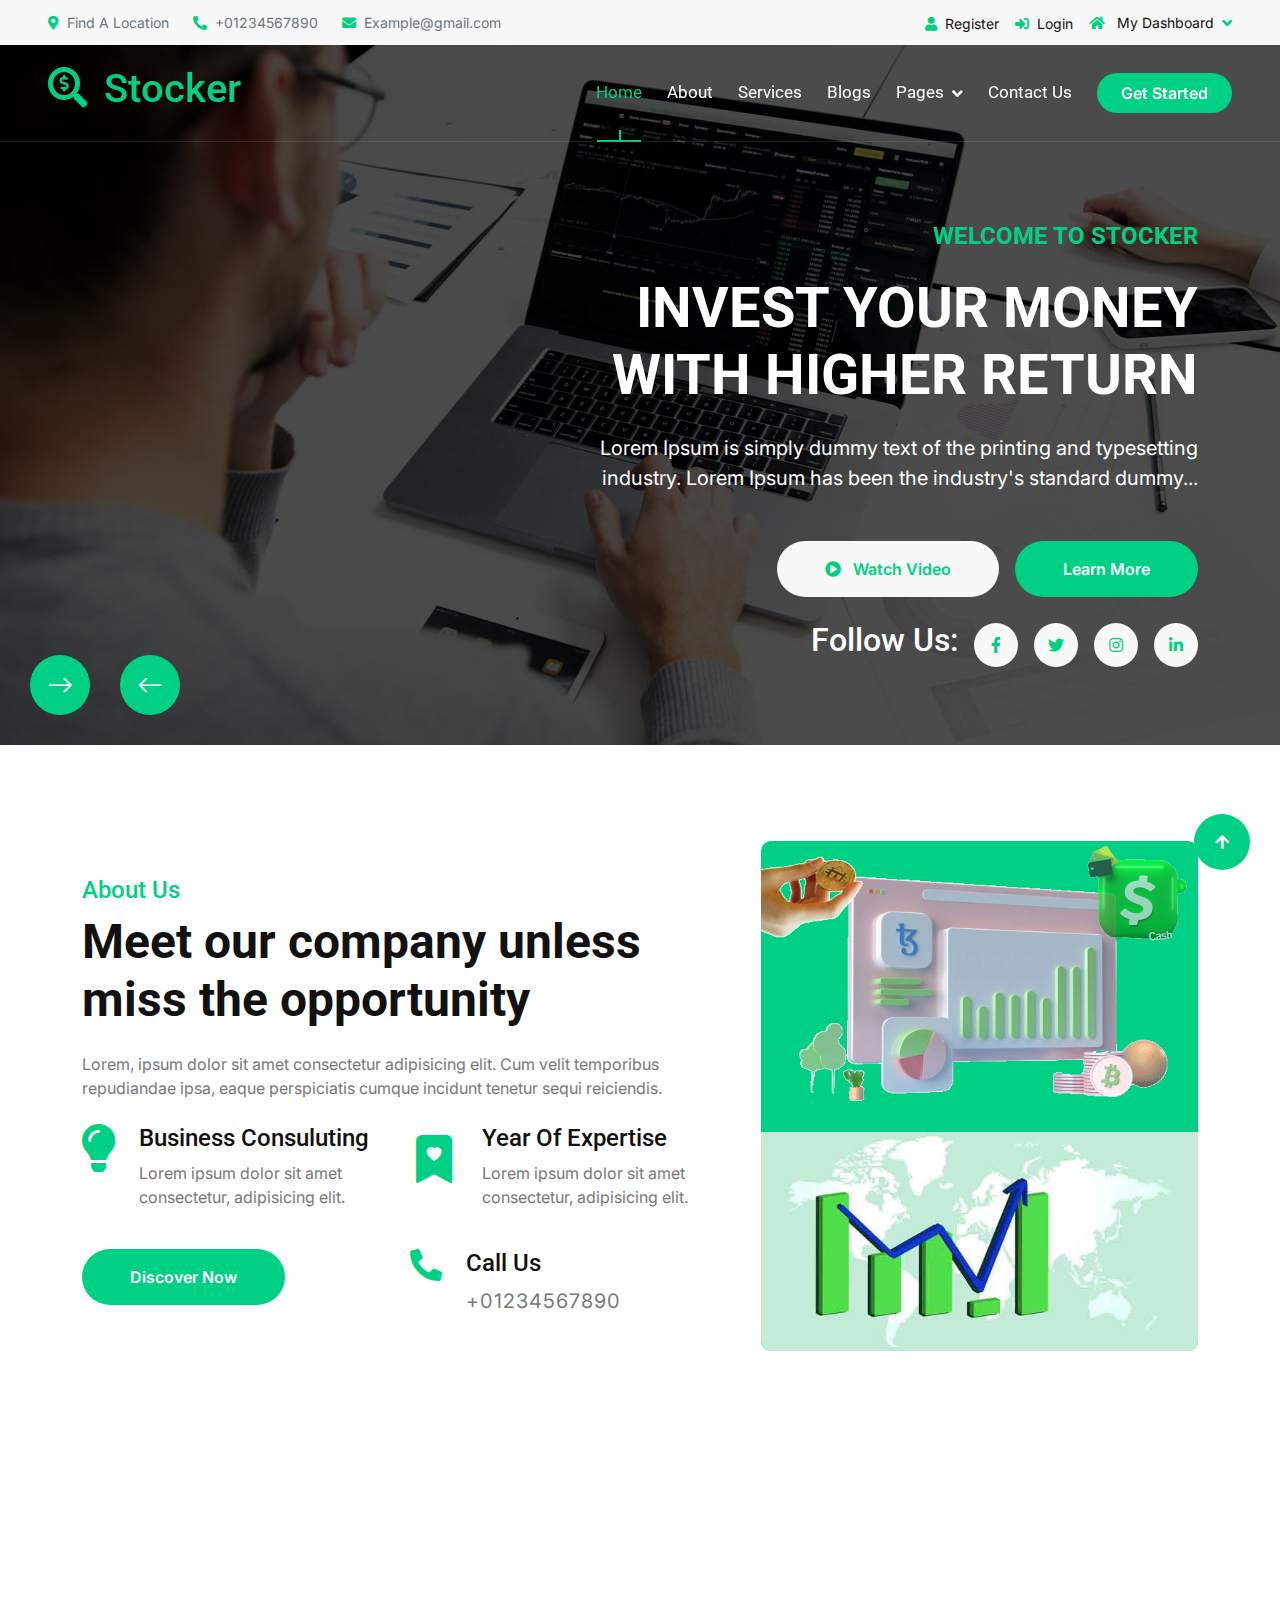
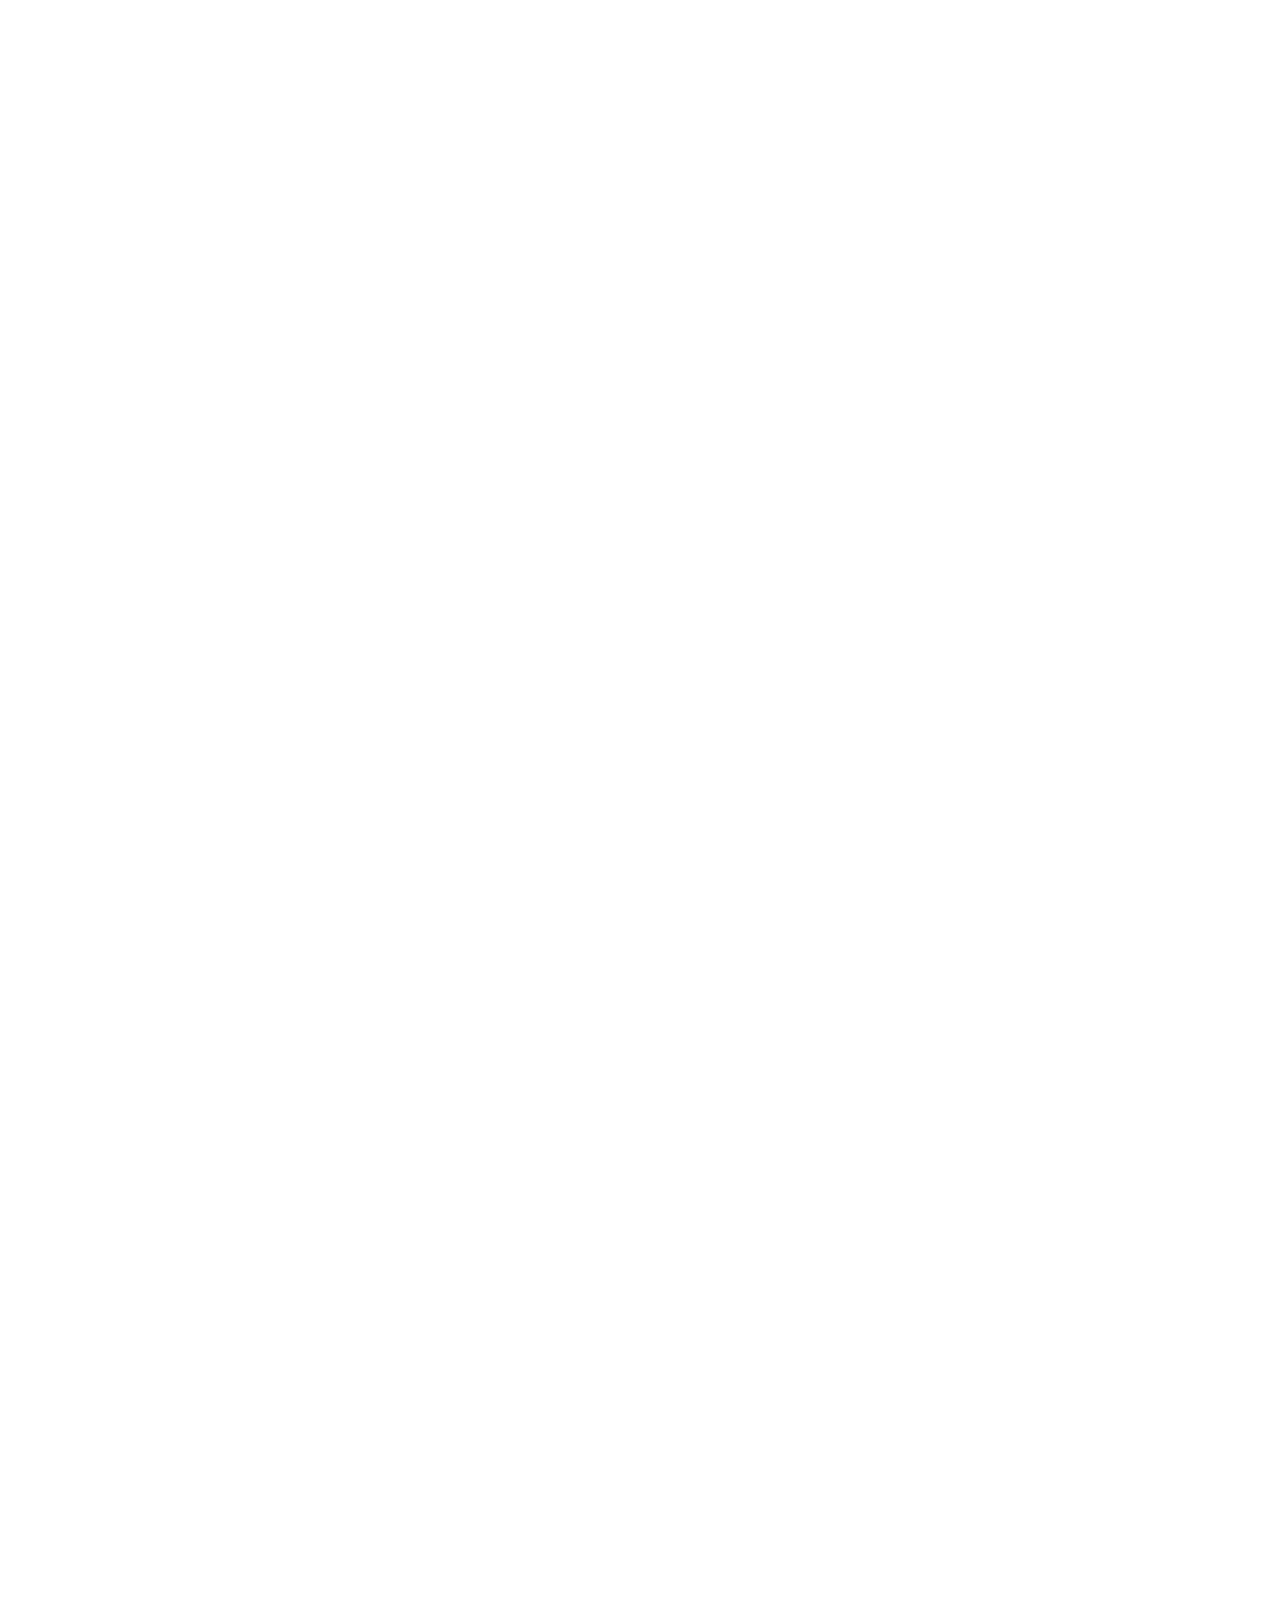
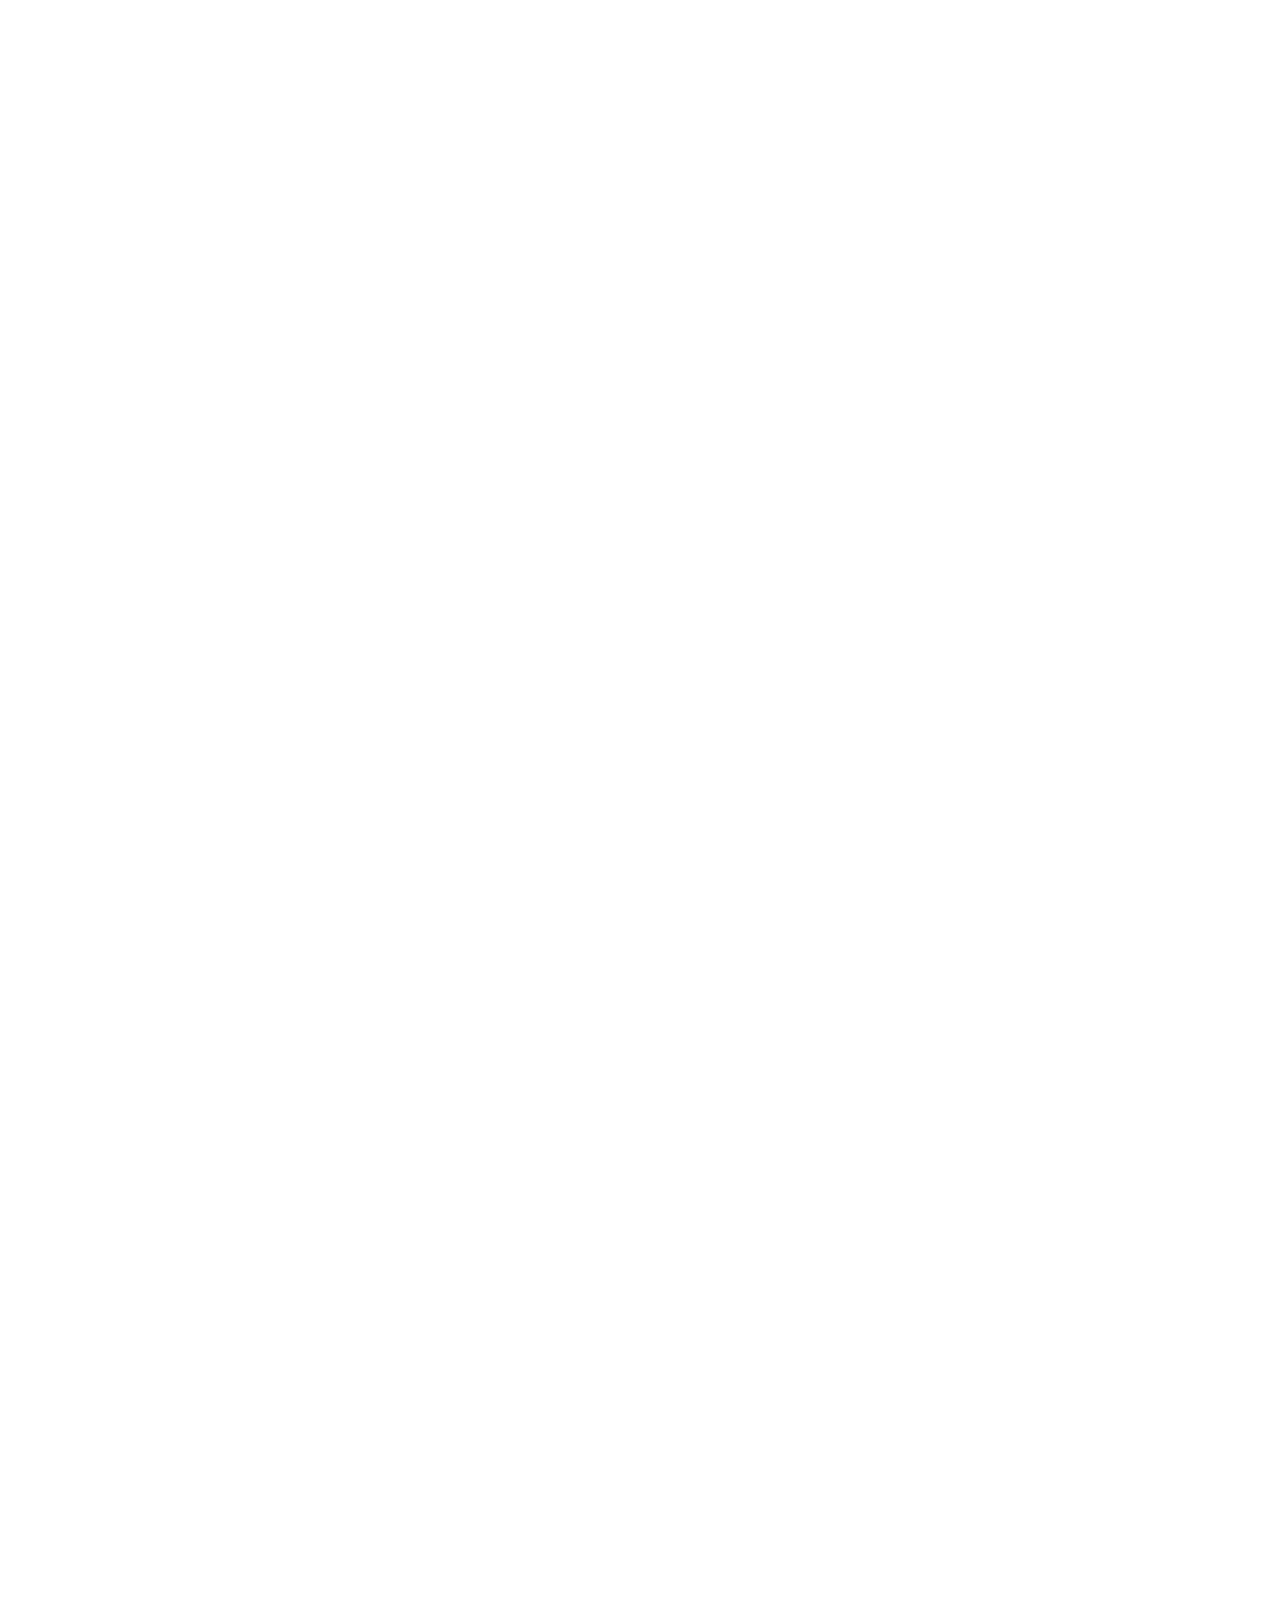
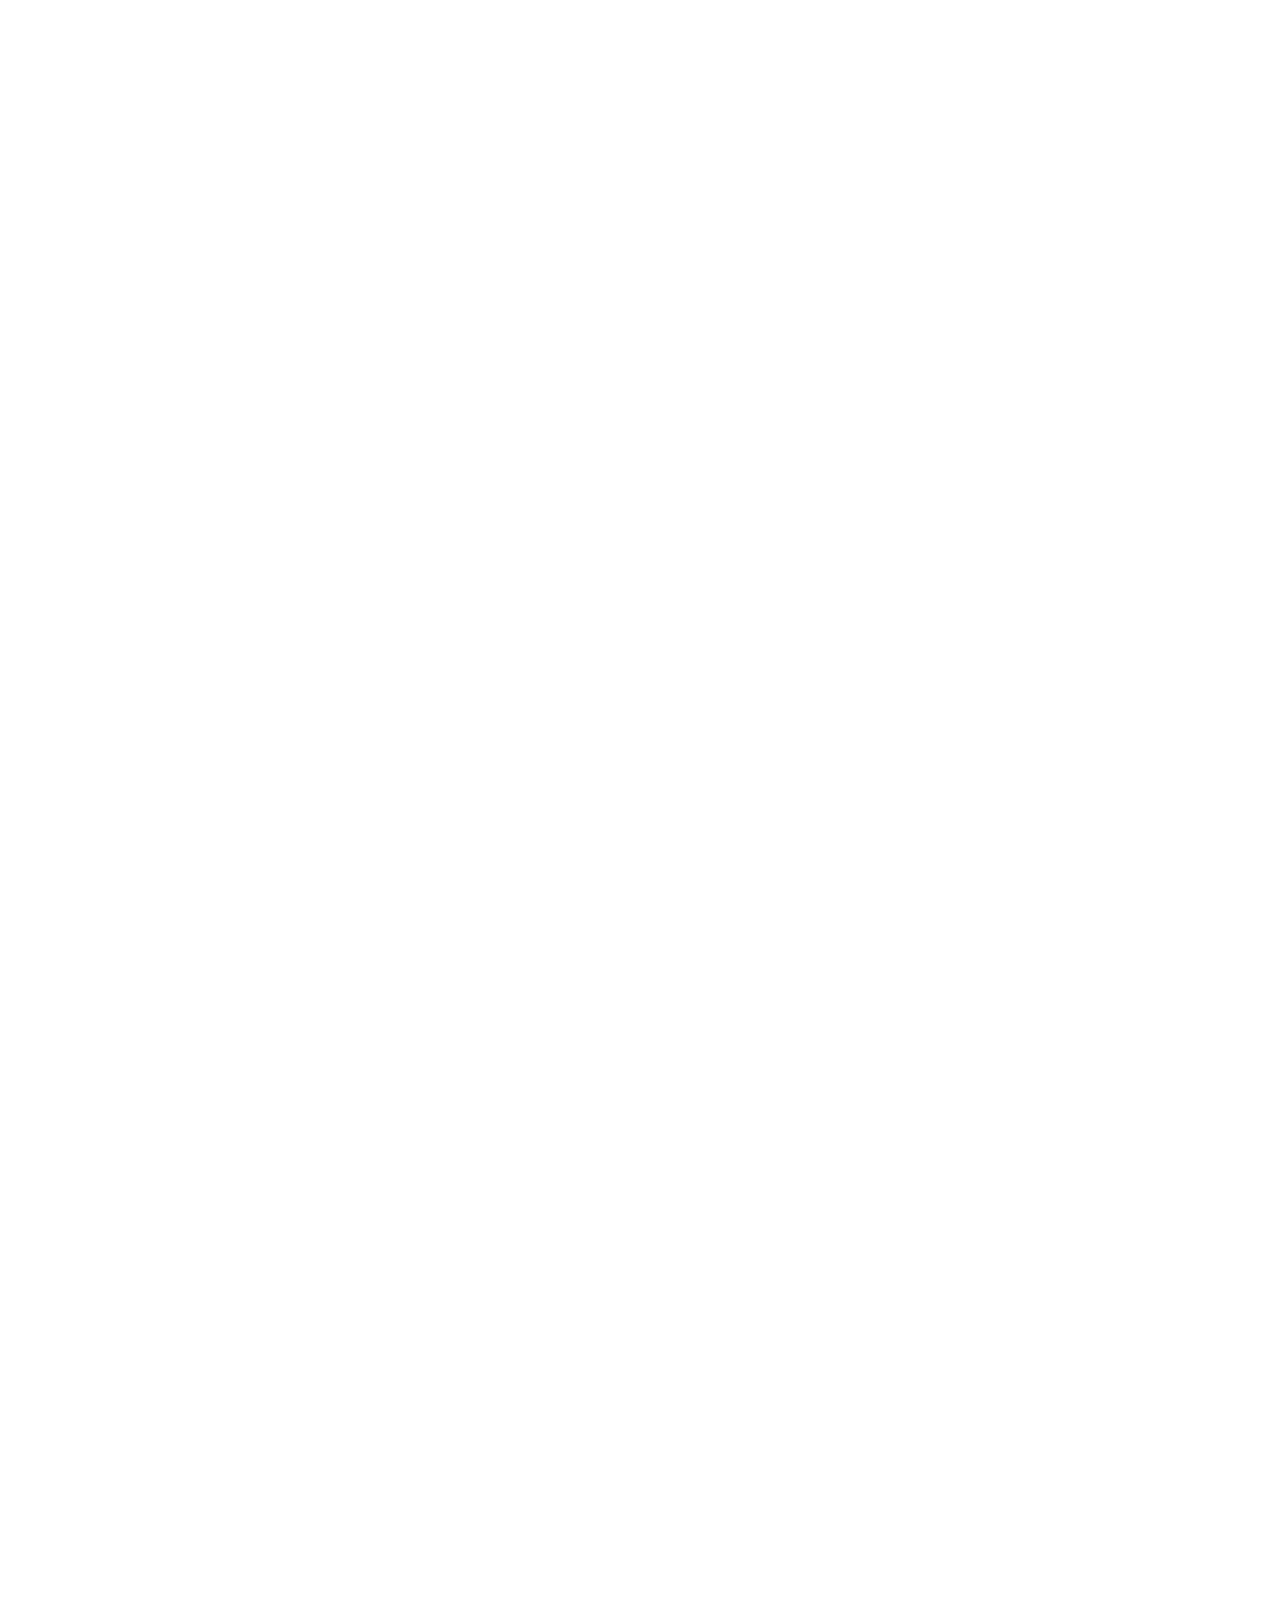
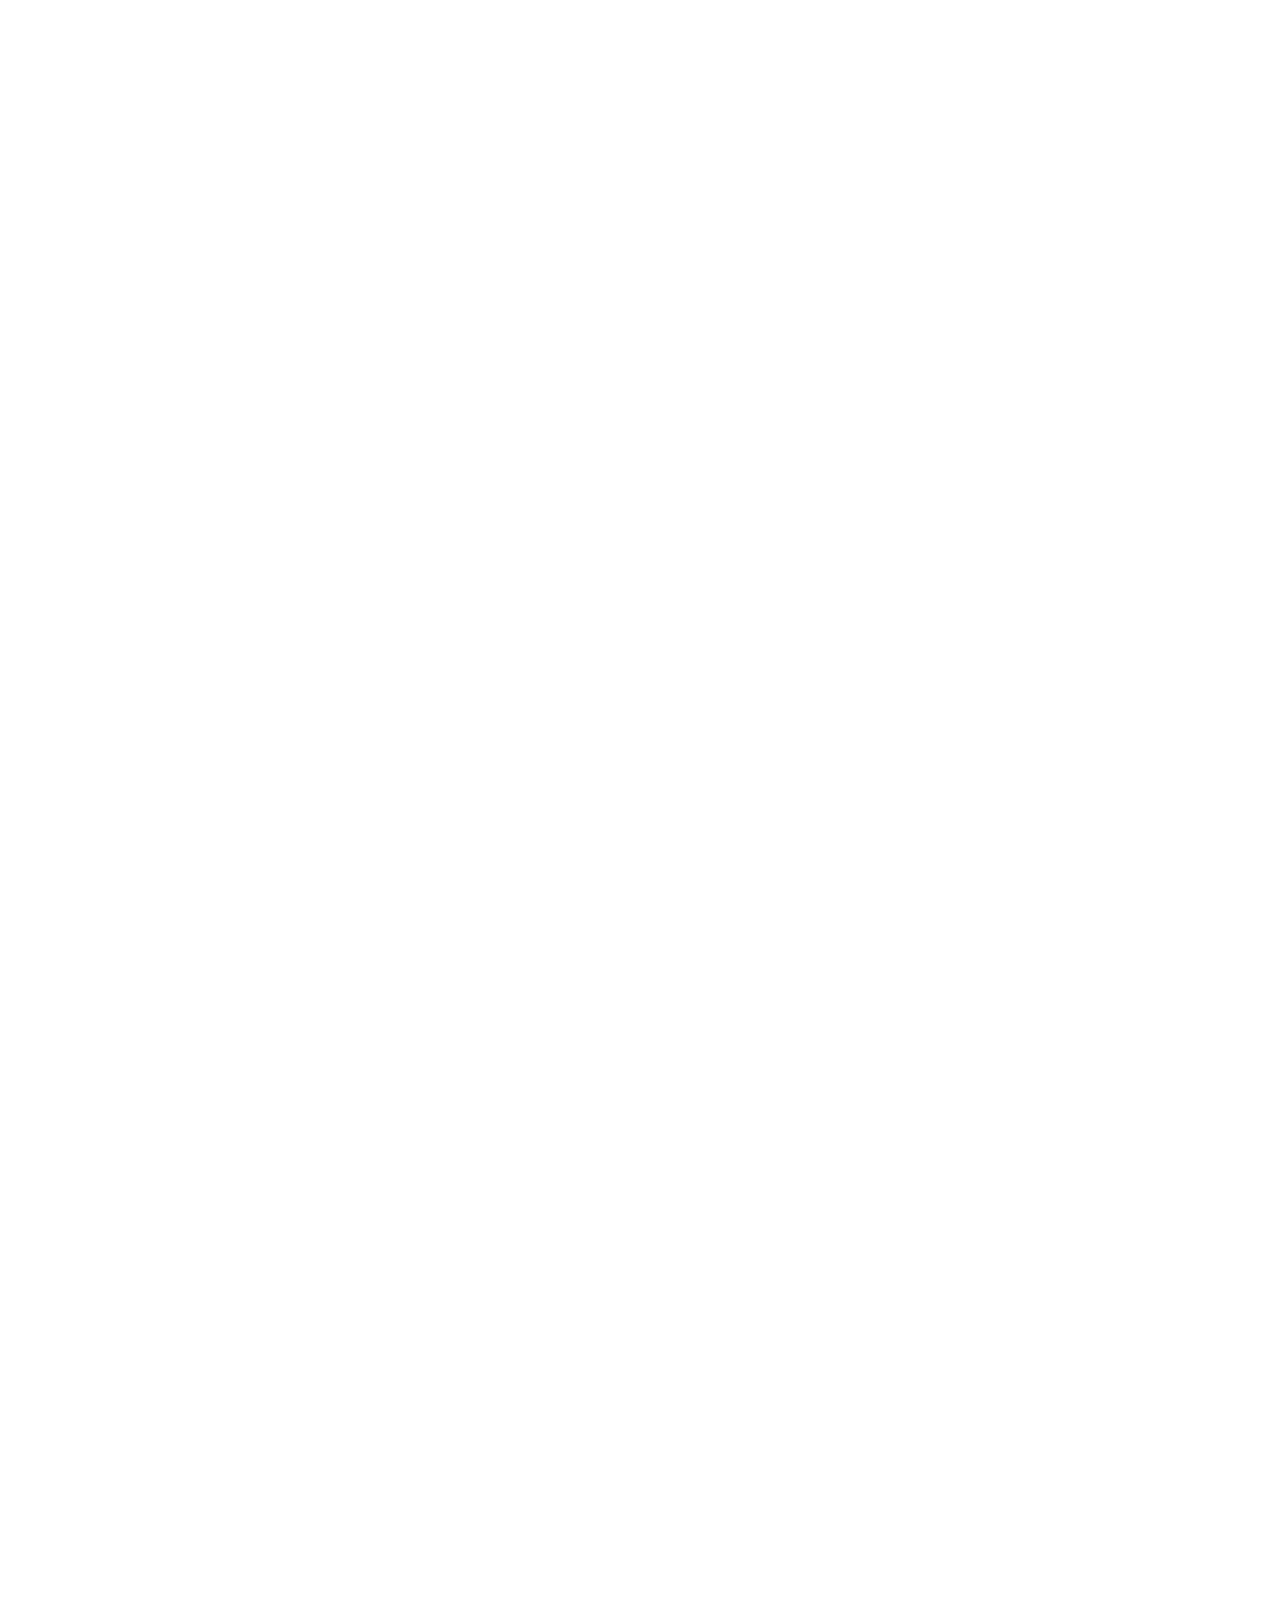
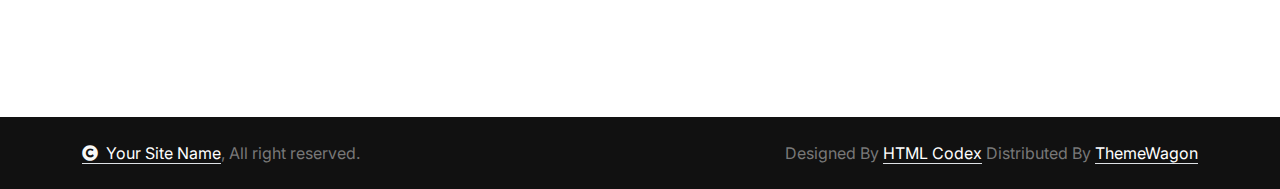
<file: index.html>
<!DOCTYPE html>
<html lang="en">

    <head>
        <meta charset="utf-8">
        <title>Stocker - Stock Market Website Template</title>
        <meta content="width=device-width, initial-scale=1.0" name="viewport">
        <meta content="" name="keywords">
        <meta content="" name="description">

        <!-- Google Web Fonts -->
        <link rel="preconnect" href="https://fonts.googleapis.com">
        <link rel="preconnect" href="https://fonts.gstatic.com" crossorigin>
        <link href="https://fonts.googleapis.com/css2?family=Inter:wght@100..900&family=Roboto:wght@400;500;700;900&display=swap" rel="stylesheet"> 

        <!-- Icon Font Stylesheet -->
        <link rel="stylesheet" href="https://use.fontawesome.com/releases/v5.15.4/css/all.css"/>
        <link href="https://cdn.jsdelivr.net/npm/bootstrap-icons@1.4.1/font/bootstrap-icons.css" rel="stylesheet">

        <!-- Libraries Stylesheet -->
        <link rel="stylesheet" href="lib/animate/animate.min.css"/>
        <link href="lib/lightbox/css/lightbox.min.css" rel="stylesheet">
        <link href="lib/owlcarousel/assets/owl.carousel.min.css" rel="stylesheet">


        <!-- Customized Bootstrap Stylesheet -->
        <link href="css/bootstrap.min.css" rel="stylesheet">

        <!-- Template Stylesheet -->
        <link href="css/style.css" rel="stylesheet">
    </head>

    <body>

        <!-- Spinner Start -->
        <div id="spinner" class="show bg-white position-fixed translate-middle w-100 vh-100 top-50 start-50 d-flex align-items-center justify-content-center">
            <div class="spinner-border text-primary" style="width: 3rem; height: 3rem;" role="status">
                <span class="sr-only">Loading...</span>
            </div>
        </div>
        <!-- Spinner End -->

        <!-- Topbar Start -->
        <div class="container-fluid topbar bg-light px-5 d-none d-lg-block">
            <div class="row gx-0 align-items-center">
                <div class="col-lg-8 text-center text-lg-start mb-2 mb-lg-0">
                    <div class="d-flex flex-wrap">
                        <a href="#" class="text-muted small me-4"><i class="fas fa-map-marker-alt text-primary me-2"></i>Find A Location</a>
                        <a href="tel:+01234567890" class="text-muted small me-4"><i class="fas fa-phone-alt text-primary me-2"></i>+01234567890</a>
                        <a href="mailto:example@gmail.com" class="text-muted small me-0"><i class="fas fa-envelope text-primary me-2"></i>Example@gmail.com</a>
                    </div>
                </div>
                <div class="col-lg-4 text-center text-lg-end">
                    <div class="d-inline-flex align-items-center" style="height: 45px;">
                        <a href="#"><small class="me-3 text-dark"><i class="fa fa-user text-primary me-2"></i>Register</small></a>
                        <a href="#"><small class="me-3 text-dark"><i class="fa fa-sign-in-alt text-primary me-2"></i>Login</small></a>
                        <div class="dropdown">
                            <a href="#" class="dropdown-toggle text-dark" data-bs-toggle="dropdown"><small><i class="fa fa-home text-primary me-2"></i> My Dashboard</small></a>
                            <div class="dropdown-menu rounded">
                                <a href="#" class="dropdown-item"><i class="fas fa-user-alt me-2"></i> My Profile</a>
                                <a href="#" class="dropdown-item"><i class="fas fa-comment-alt me-2"></i> Inbox</a>
                                <a href="#" class="dropdown-item"><i class="fas fa-bell me-2"></i> Notifications</a>
                                <a href="#" class="dropdown-item"><i class="fas fa-cog me-2"></i> Account Settings</a>
                                <a href="#" class="dropdown-item"><i class="fas fa-power-off me-2"></i> Log Out</a>
                            </div>
                        </div>
                    </div>
                </div>
            </div>
        </div>
        <!-- Topbar End -->

        <!-- Navbar & Hero Start -->
        <div class="container-fluid position-relative p-0">
            <nav class="navbar navbar-expand-lg navbar-light px-4 px-lg-5 py-3 py-lg-0">
                <a href="" class="navbar-brand p-0">
                    <h1 class="text-primary"><i class="fas fa-search-dollar me-3"></i>Stocker</h1>
                    <!-- <img src="img/logo.png" alt="Logo"> -->
                </a>
                <button class="navbar-toggler" type="button" data-bs-toggle="collapse" data-bs-target="#navbarCollapse">
                    <span class="fa fa-bars"></span>
                </button>
                <div class="collapse navbar-collapse" id="navbarCollapse">
                    <div class="navbar-nav ms-auto py-0">
                        <a href="index.html" class="nav-item nav-link active">Home</a>
                        <a href="about.html" class="nav-item nav-link">About</a>
                        <a href="service.html" class="nav-item nav-link">Services</a>
                        <a href="blog.html" class="nav-item nav-link">Blogs</a>
                        <div class="nav-item dropdown">
                            <a href="#" class="nav-link" data-bs-toggle="dropdown">
                                <span class="dropdown-toggle">Pages</span>
                            </a>
                            <div class="dropdown-menu m-0">
                                <a href="feature.html" class="dropdown-item">Our Features</a>
                                <a href="team.html" class="dropdown-item">Our team</a>
                                <a href="testimonial.html" class="dropdown-item">Testimonial</a>
                                <a href="offer.html" class="dropdown-item">Our offer</a>
                                <a href="FAQ.html" class="dropdown-item">FAQs</a>
                                <a href="404.html" class="dropdown-item">404 Page</a>
                            </div>
                        </div>
                        <a href="contact.html" class="nav-item nav-link">Contact Us</a>
                    </div>
                    <a href="#" class="btn btn-primary rounded-pill py-2 px-4 my-3 my-lg-0 flex-shrink-0">Get Started</a>
                </div>
            </nav>

            <!-- Carousel Start -->
            <div class="header-carousel owl-carousel">
                <div class="header-carousel-item">
                    <img src="img/carousel-1.jpg" class="img-fluid w-100" alt="Image">
                    <div class="carousel-caption">
                        <div class="container">
                            <div class="row gy-0 gx-5">
                                <div class="col-lg-0 col-xl-5"></div>
                                <div class="col-xl-7 animated fadeInLeft">
                                    <div class="text-sm-center text-md-end">
                                        <h4 class="text-primary text-uppercase fw-bold mb-4">Welcome To Stocker</h4>
                                        <h1 class="display-4 text-uppercase text-white mb-4">Invest your money with higher return</h1>
                                        <p class="mb-5 fs-5">Lorem Ipsum is simply dummy text of the printing and typesetting industry. Lorem Ipsum has been the industry's standard dummy... 
                                        </p>
                                        <div class="d-flex justify-content-center justify-content-md-end flex-shrink-0 mb-4">
                                            <a class="btn btn-light rounded-pill py-3 px-4 px-md-5 me-2" href="#"><i class="fas fa-play-circle me-2"></i> Watch Video</a>
                                            <a class="btn btn-primary rounded-pill py-3 px-4 px-md-5 ms-2" href="#">Learn More</a>
                                        </div>
                                        <div class="d-flex align-items-center justify-content-center justify-content-md-end">
                                            <h2 class="text-white me-2">Follow Us:</h2>
                                            <div class="d-flex justify-content-end ms-2">
                                                <a class="btn btn-md-square btn-light rounded-circle me-2" href=""><i class="fab fa-facebook-f"></i></a>
                                                <a class="btn btn-md-square btn-light rounded-circle mx-2" href=""><i class="fab fa-twitter"></i></a>
                                                <a class="btn btn-md-square btn-light rounded-circle mx-2" href=""><i class="fab fa-instagram"></i></a>
                                                <a class="btn btn-md-square btn-light rounded-circle ms-2" href=""><i class="fab fa-linkedin-in"></i></a>
                                            </div>
                                        </div>
                                    </div>
                                </div>
                            </div>
                        </div>
                    </div>
                </div>
                <div class="header-carousel-item">
                    <img src="img/carousel-2.jpg" class="img-fluid w-100" alt="Image">
                    <div class="carousel-caption">
                        <div class="container">
                            <div class="row g-5">
                                <div class="col-12 animated fadeInUp">
                                    <div class="text-center">
                                        <h4 class="text-primary text-uppercase fw-bold mb-4">Welcome To Stocker</h4>
                                        <h1 class="display-4 text-uppercase text-white mb-4">Invest your money with higher return</h1>
                                        <p class="mb-5 fs-5">Lorem Ipsum is simply dummy text of the printing and typesetting industry. Lorem Ipsum has been the industry's standard dummy... 
                                        </p>
                                        <div class="d-flex justify-content-center flex-shrink-0 mb-4">
                                            <a class="btn btn-light rounded-pill py-3 px-4 px-md-5 me-2" href="#"><i class="fas fa-play-circle me-2"></i> Watch Video</a>
                                            <a class="btn btn-primary rounded-pill py-3 px-4 px-md-5 ms-2" href="#">Learn More</a>
                                        </div>
                                        <div class="d-flex align-items-center justify-content-center">
                                            <h2 class="text-white me-2">Follow Us:</h2>
                                            <div class="d-flex justify-content-end ms-2">
                                                <a class="btn btn-md-square btn-light rounded-circle me-2" href=""><i class="fab fa-facebook-f"></i></a>
                                                <a class="btn btn-md-square btn-light rounded-circle mx-2" href=""><i class="fab fa-twitter"></i></a>
                                                <a class="btn btn-md-square btn-light rounded-circle mx-2" href=""><i class="fab fa-instagram"></i></a>
                                                <a class="btn btn-md-square btn-light rounded-circle ms-2" href=""><i class="fab fa-linkedin-in"></i></a>
                                            </div>
                                        </div>
                                    </div>
                                </div>
                            </div>
                        </div>
                    </div>
                </div>
            </div>
            <!-- Carousel End -->
        </div>
        <!-- Navbar & Hero End -->


        <!-- Abvout Start -->
        <div class="container-fluid about py-5">
            <div class="container py-5">
                <div class="row g-5 align-items-center">
                    <div class="col-xl-7 wow fadeInLeft" data-wow-delay="0.2s">
                        <div>
                            <h4 class="text-primary">About Us</h4>
                            <h1 class="display-5 mb-4">Meet our company unless miss the opportunity</h1>
                            <p class="mb-4">Lorem, ipsum dolor sit amet consectetur adipisicing elit. Cum velit temporibus repudiandae ipsa, eaque perspiciatis cumque incidunt tenetur sequi reiciendis.
                            </p>
                            <div class="row g-4">
                                <div class="col-md-6 col-lg-6 col-xl-6">
                                    <div class="d-flex">
                                        <div><i class="fas fa-lightbulb fa-3x text-primary"></i></div>
                                        <div class="ms-4">
                                            <h4>Business Consuluting</h4>
                                            <p>Lorem ipsum dolor sit amet consectetur, adipisicing elit.</p>
                                        </div>
                                    </div>
                                </div>
                                <div class="col-md-6 col-lg-6 col-xl-6">
                                    <div class="d-flex">
                                        <div><i class="bi bi-bookmark-heart-fill fa-3x text-primary"></i></div>
                                        <div class="ms-4">
                                            <h4>Year Of Expertise</h4>
                                            <p>Lorem ipsum dolor sit amet consectetur, adipisicing elit.</p>
                                        </div>
                                    </div>
                                </div>
                                <div class="col-sm-6">
                                    <a href="#" class="btn btn-primary rounded-pill py-3 px-5 flex-shrink-0">Discover Now</a>
                                </div>
                                <div class="col-sm-6">
                                    <div class="d-flex">
                                        <i class="fas fa-phone-alt fa-2x text-primary me-4"></i>
                                        <div>
                                            <h4>Call Us</h4>
                                            <p class="mb-0 fs-5" style="letter-spacing: 1px;">+01234567890</p>
                                        </div>
                                    </div>
                                </div>
                            </div>
                        </div>
                    </div>
                    <div class="col-xl-5 wow fadeInRight" data-wow-delay="0.2s">
                        <div class="bg-primary rounded position-relative overflow-hidden">
                            <img src="img/about-2.png" class="img-fluid rounded w-100" alt="">
                            
                            <div class="" style="position: absolute; top: -15px; right: -15px;">
                                <img src="img/about-3.png" class="img-fluid" style="width: 150px; height: 150px; opacity: 0.7;" alt="">
                            </div>
                            <div class="" style="position: absolute; top: -20px; left: 10px; transform: rotate(90deg);">
                                <img src="img/about-4.png" class="img-fluid" style="width: 100px; height: 150px; opacity: 0.9;" alt="">
                            </div>
                            <div class="rounded-bottom">
                                <img src="img/about-5.jpg" class="img-fluid rounded-bottom w-100" alt="">
                            </div>
                        </div>
                    </div>
                </div>
            </div>
        </div>
        <!-- About End -->

        <!-- Services Start -->
        <div class="container-fluid service pb-5">
            <div class="container pb-5">
                <div class="text-center mx-auto pb-5 wow fadeInUp" data-wow-delay="0.2s" style="max-width: 800px;">
                    <h4 class="text-primary">Our Services</h4>
                    <h1 class="display-5 mb-4">We Services provided best offer</h1>
                    <p class="mb-0">Lorem ipsum dolor, sit amet consectetur adipisicing elit. Tenetur adipisci facilis cupiditate recusandae aperiam temporibus corporis itaque quis facere, numquam, ad culpa deserunt sint dolorem autem obcaecati, ipsam mollitia hic.
                    </p>
                </div>
                <div class="row g-4">
                    <div class="col-md-6 col-lg-4 wow fadeInUp" data-wow-delay="0.2s">
                        <div class="service-item">
                            <div class="service-img">
                                <img src="img/service-1.jpg" class="img-fluid rounded-top w-100" alt="Image">
                            </div>
                            <div class="rounded-bottom p-4">
                                <a href="#" class="h4 d-inline-block mb-4"> Strategy Consulting</a>
                                <p class="mb-4">Lorem ipsum dolor sit amet consectetur adipisicing elit. Tenetur, sint? Excepturi facilis neque nesciunt similique officiis veritatis,
                                </p>
                                <a class="btn btn-primary rounded-pill py-2 px-4" href="#">Learn More</a>
                            </div>
                        </div>
                    </div>
                    <div class="col-md-6 col-lg-4 wow fadeInUp" data-wow-delay="0.4s">
                        <div class="service-item">
                            <div class="service-img">
                                <img src="img/service-2.jpg" class="img-fluid rounded-top w-100" alt="Image">
                            </div>
                            <div class="rounded-bottom p-4">
                                <a href="#" class="h4 d-inline-block mb-4">Financial Advisory</a>
                                <p class="mb-4">Lorem ipsum dolor sit amet consectetur adipisicing elit. Tenetur, sint? Excepturi facilis neque nesciunt similique officiis veritatis,
                                </p>
                                <a class="btn btn-primary rounded-pill py-2 px-4" href="#">Learn More</a>
                            </div>
                        </div>
                    </div>
                    <div class="col-md-6 col-lg-4 wow fadeInUp" data-wow-delay="0.6s">
                        <div class="service-item">
                            <div class="service-img">
                                <img src="img/service-3.jpg" class="img-fluid rounded-top w-100" alt="Image">
                            </div>
                            <div class="rounded-bottom p-4">
                                <a href="#" class="h4 d-inline-block mb-4">Managements</a>
                                <p class="mb-4">Lorem ipsum dolor sit amet consectetur adipisicing elit. Tenetur, sint? Excepturi facilis neque nesciunt similique officiis veritatis,
                                </p>
                                <a class="btn btn-primary rounded-pill py-2 px-4" href="#">Learn More</a>
                            </div>
                        </div>
                    </div>
                    <div class="col-md-6 col-lg-4 wow fadeInUp" data-wow-delay="0.2s">
                        <div class="service-item">
                            <div class="service-img">
                                <img src="img/service-4.jpg" class="img-fluid rounded-top w-100" alt="Image">
                            </div>
                            <div class="rounded-bottom p-4">
                                <a href="#" class="h4 d-inline-block mb-4">Supply Optimization</a>
                                <p class="mb-4">Lorem ipsum dolor sit amet consectetur adipisicing elit. Tenetur, sint? Excepturi facilis neque nesciunt similique officiis veritatis,
                                </p>
                                <a class="btn btn-primary rounded-pill py-2 px-4" href="#">Learn More</a>
                            </div>
                        </div>
                    </div>
                    <div class="col-md-6 col-lg-4 wow fadeInUp" data-wow-delay="0.4s">
                        <div class="service-item">
                            <div class="service-img">
                                <img src="img/service-5.jpg" class="img-fluid rounded-top w-100" alt="Image">
                            </div>
                            <div class="rounded-bottom p-4">
                                <a href="#" class="h4 d-inline-block mb-4">Hr Consulting</a>
                                <p class="mb-4">Lorem ipsum dolor sit amet consectetur adipisicing elit. Tenetur, sint? Excepturi facilis neque nesciunt similique officiis veritatis,
                                </p>
                                <a class="btn btn-primary rounded-pill py-2 px-4" href="#">Learn More</a>
                            </div>
                        </div>
                    </div>
                    <div class="col-md-6 col-lg-4 wow fadeInUp" data-wow-delay="0.6s">
                        <div class="service-item">
                            <div class="service-img">
                                <img src="img/service-6.jpg" class="img-fluid rounded-top w-100" alt="Image">
                            </div>
                            <div class="rounded-bottom p-4">
                                <a href="#" class="h4 d-inline-block mb-4">Marketing Consulting</a>
                                <p class="mb-4">Lorem ipsum dolor sit amet consectetur adipisicing elit. Tenetur, sint? Excepturi facilis neque nesciunt similique officiis veritatis,
                                </p>
                                <a class="btn btn-primary rounded-pill py-2 px-4" href="#">Learn More</a>
                            </div>
                        </div>
                    </div>
                </div>
            </div>
        </div>
        <!-- Services End -->

        <!-- Features Start -->
        <div class="container-fluid feature pb-5">
            <div class="container pb-5">
                <div class="text-center mx-auto pb-5 wow fadeInUp" data-wow-delay="0.2s" style="max-width: 800px;">
                    <h4 class="text-primary">Our Features</h4>
                    <h1 class="display-5 mb-4">Connecting businesses, ideas, and people for greater impact.</h1>
                    <p class="mb-0">Lorem ipsum dolor, sit amet consectetur adipisicing elit. Tenetur adipisci facilis cupiditate recusandae aperiam temporibus corporis itaque quis facere, numquam, ad culpa deserunt sint dolorem autem obcaecati, ipsam mollitia hic.
                    </p>
                </div>
                <div class="row g-4">
                    <div class="col-md-6 col-lg-6 col-xl-3 wow fadeInUp" data-wow-delay="0.2s">
                        <div class="feature-item p-4">
                            <div class="feature-icon p-4 mb-4">
                                <i class="fas fa-chart-line fa-4x text-primary"></i>
                            </div>
                            <h4>Global Management</h4>
                            <p class="mb-4">Lorem ipsum dolor sit amet consectetur adipisicing elit. Ea hic laborum odit pariatur...
                            </p>
                            <a class="btn btn-primary rounded-pill py-2 px-4" href="#">Learn More</a>
                        </div>
                    </div>
                    <div class="col-md-6 col-lg-6 col-xl-3 wow fadeInUp" data-wow-delay="0.4s">
                        <div class="feature-item p-4">
                            <div class="feature-icon p-4 mb-4">
                                <i class="fas fa-university fa-4x text-primary"></i>
                            </div>
                            <h4>Corporate Banking</h4>
                            <p class="mb-4">Lorem ipsum dolor sit amet consectetur adipisicing elit. Ea hic laborum odit pariatur...
                            </p>
                            <a class="btn btn-primary rounded-pill py-2 px-4" href="#">Learn More</a>
                        </div>
                    </div>
                    <div class="col-md-6 col-lg-6 col-xl-3 wow fadeInUp" data-wow-delay="0.6s">
                        <div class="feature-item p-4">
                            <div class="feature-icon p-4 mb-4">
                                <i class="fas fa-file-alt fa-4x text-primary"></i>
                            </div>
                            <h4>Asset Management</h4>
                            <p class="mb-4">Lorem ipsum dolor sit amet consectetur adipisicing elit. Ea hic laborum odit pariatur...
                            </p>
                            <a class="btn btn-primary rounded-pill py-2 px-4" href="#">Learn More</a>
                        </div>
                    </div>
                    <div class="col-md-6 col-lg-6 col-xl-3 wow fadeInUp" data-wow-delay="0.8s">
                        <div class="feature-item p-4">
                            <div class="feature-icon p-4 mb-4">
                                <i class="fas fa-hand-holding-usd fa-4x text-primary"></i>
                            </div>
                            <h4>Investment Bank</h4>
                            <p class="mb-4">Lorem ipsum dolor sit amet consectetur adipisicing elit. Ea hic laborum odit pariatur...
                            </p>
                            <a class="btn btn-primary rounded-pill py-2 px-4" href="#">Learn More</a>
                        </div>
                    </div>
                </div>
            </div>
        </div>
        <!-- Features End -->


        <!-- Offer Start -->
        <div class="container-fluid offer-section pb-5">
            <div class="container pb-5">
                <div class="text-center mx-auto pb-5 wow fadeInUp" data-wow-delay="0.2s" style="max-width: 800px;">
                    <h4 class="text-primary">Our Offer</h4>
                    <h1 class="display-5 mb-4">Benefits We offer</h1>
                    <p class="mb-0">Lorem ipsum dolor, sit amet consectetur adipisicing elit. Tenetur adipisci facilis cupiditate recusandae aperiam temporibus corporis itaque quis facere, numquam, ad culpa deserunt sint dolorem autem obcaecati, ipsam mollitia hic.
                    </p>
                </div>
                <div class="row g-5 align-items-center">
                    <div class="col-xl-5 wow fadeInLeft" data-wow-delay="0.2s">
                        <div class="nav nav-pills bg-light rounded p-5">
                            <a class="accordion-link p-4 active mb-4" data-bs-toggle="pill" href="#collapseOne">
                                <h5 class="mb-0">Lending money for investment of your new projects</h5>
                            </a>
                            <a class="accordion-link p-4 mb-4" data-bs-toggle="pill" href="#collapseTwo">
                                <h5 class="mb-0">Lending money for investment of your new projects</h5>
                            </a>
                            <a class="accordion-link p-4 mb-4" data-bs-toggle="pill" href="#collapseThree">
                                <h5 class="mb-0">Mobile payment is more flexible and easy for all investors</h5>
                            </a>
                            <a class="accordion-link p-4 mb-0" data-bs-toggle="pill" href="#collapseFour">
                                <h5 class="mb-0">all transaction is kept free for the member of pro traders</h5>
                            </a>
                        </div>
                    </div>
                    <div class="col-xl-7 wow fadeInRight" data-wow-delay="0.4s">
                        <div class="tab-content">
                            <div id="collapseOne" class="tab-pane fade show p-0 active">
                                <div class="row g-4">
                                    <div class="col-md-7">
                                        <img src="img/offer-1.jpg" class="img-fluid w-100 rounded" alt="">
                                    </div>
                                    <div class="col-md-5">
                                        <h1 class="display-5 mb-4">The stock market provides a venue...</h1>
                                        <p class="mb-4">Lorem ipsum dolor sit amet consectetur adipisicing elit. Corporis amet sequi molestiae tenetur eum mollitia, blanditiis, magnam illo magni error dolore unde perspiciatis tempore et totam corrupti dignissimos aut praesentium?
                                        </p>
                                        <a class="btn btn-primary rounded-pill py-2 px-4" href="#">Learn More</a>
                                    </div>
                                </div>
                            </div>
                            <div id="collapseTwo" class="tab-pane fade show p-0">
                                <div class="row g-4">
                                    <div class="col-md-7">
                                        <img src="img/offer-2.jpg" class="img-fluid w-100 rounded" alt="">
                                    </div>
                                    <div class="col-md-5">
                                        <h1 class="display-5 mb-4">The stock market provides a venue...</h1>
                                        <p class="mb-4">Lorem ipsum dolor sit amet consectetur adipisicing elit. Corporis amet sequi molestiae tenetur eum mollitia, blanditiis, magnam illo magni error dolore unde perspiciatis tempore et totam corrupti dignissimos aut praesentium?
                                        </p>
                                        <a class="btn btn-primary rounded-pill py-2 px-4" href="#">Learn More</a>
                                    </div>
                                </div>
                            </div>
                            <div id="collapseThree" class="tab-pane fade show p-0">
                                <div class="row g-4">
                                    <div class="col-md-7">
                                        <img src="img/offer-3.jpg" class="img-fluid w-100 rounded" alt="">
                                    </div>
                                    <div class="col-md-5">
                                        <h1 class="display-5 mb-4">The stock market provides a venue...</h1>
                                        <p class="mb-4">Lorem ipsum dolor sit amet consectetur adipisicing elit. Corporis amet sequi molestiae tenetur eum mollitia, blanditiis, magnam illo magni error dolore unde perspiciatis tempore et totam corrupti dignissimos aut praesentium?
                                        </p>
                                        <a class="btn btn-primary rounded-pill py-2 px-4" href="#">Learn More</a>
                                    </div>
                                </div>
                            </div>
                            <div id="collapseFour" class="tab-pane fade show p-0">
                                <div class="row g-4">
                                    <div class="col-md-7">
                                        <img src="img/offer-4.jpg" class="img-fluid w-100 rounded" alt="">
                                    </div>
                                    <div class="col-md-5">
                                        <h1 class="display-5 mb-4">The stock market provides a venue...</h1>
                                        <p class="mb-4">Lorem ipsum dolor sit amet consectetur adipisicing elit. Corporis amet sequi molestiae tenetur eum mollitia, blanditiis, magnam illo magni error dolore unde perspiciatis tempore et totam corrupti dignissimos aut praesentium?
                                        </p>
                                        <a class="btn btn-primary rounded-pill py-2 px-4" href="#">Learn More</a>
                                    </div>
                                </div>
                            </div>
                        </div>
                    </div>
                </div>
            </div>
        </div>
        <!-- Offer End -->

        <!-- Blog Start -->
        <div class="container-fluid blog pb-5">
            <div class="container pb-5">
                <div class="text-center mx-auto pb-5 wow fadeInUp" data-wow-delay="0.2s" style="max-width: 800px;">
                    <h4 class="text-primary">Our Blog & News</h4>
                    <h1 class="display-5 mb-4">Articles For Pro Traders</h1>
                    <p class="mb-0">Lorem ipsum dolor, sit amet consectetur adipisicing elit. Tenetur adipisci facilis cupiditate recusandae aperiam temporibus corporis itaque quis facere, numquam, ad culpa deserunt sint dolorem autem obcaecati, ipsam mollitia hic.
                    </p>
                </div>
                <div class="owl-carousel blog-carousel wow fadeInUp" data-wow-delay="0.2s">
                    <div class="blog-item p-4">
                        <div class="blog-img mb-4">
                            <img src="img/service-1.jpg" class="img-fluid w-100 rounded" alt="">
                            <div class="blog-title">
                                <a href="#" class="btn">Dividend Stocks</a>
                            </div>
                        </div>
                        <a href="#" class="h4 d-inline-block mb-3">Options Trading Business?</a>
                        <p class="mb-4">Lorem, ipsum dolor sit amet consectetur adipisicing elit. Dolore aut aliquam suscipit error corporis accusamus labore....
                        </p>
                        <div class="d-flex align-items-center">
                            <img src="img/testimonial-1.jpg" class="img-fluid rounded-circle" style="width: 60px; height: 60px;" alt="">
                            <div class="ms-3">
                                <h5>Admin</h5>
                                <p class="mb-0">October 9, 2025</p>
                            </div>
                        </div>
                    </div>
                    <div class="blog-item p-4">
                        <div class="blog-img mb-4">
                            <img src="img/service-2.jpg" class="img-fluid w-100 rounded" alt="">
                            <div class="blog-title">
                                <a href="#" class="btn">Non-Dividend Stocks</a>
                            </div>
                        </div>
                        <a href="#" class="h4 d-inline-block mb-3">Options Trading Business?</a>
                        <p class="mb-4">Lorem, ipsum dolor sit amet consectetur adipisicing elit. Dolore aut aliquam suscipit error corporis accusamus labore....
                        </p>
                        <div class="d-flex align-items-center">
                            <img src="img/testimonial-2.jpg" class="img-fluid rounded-circle" style="width: 60px; height: 60px;" alt="">
                            <div class="ms-3">
                                <h5>Admin</h5>
                                <p class="mb-0">October 9, 2025</p>
                            </div>
                        </div>
                    </div>
                    <div class="blog-item p-4">
                        <div class="blog-img mb-4">
                            <img src="img/service-3.jpg" class="img-fluid w-100 rounded" alt="">
                            <div class="blog-title">
                                <a href="#" class="btn">Dividend Stocks</a>
                            </div>
                        </div>
                        <a href="#" class="h4 d-inline-block mb-3">Options Trading Business?</a>
                        <p class="mb-4">Lorem, ipsum dolor sit amet consectetur adipisicing elit. Dolore aut aliquam suscipit error corporis accusamus labore....
                        </p>
                        <div class="d-flex align-items-center">
                            <img src="img/testimonial-3.jpg" class="img-fluid rounded-circle" style="width: 60px; height: 60px;" alt="">
                            <div class="ms-3">
                                <h5>Admin</h5>
                                <p class="mb-0">October 9, 2025</p>
                            </div>
                        </div>
                    </div>
                    <div class="blog-item p-4">
                        <div class="blog-img mb-4">
                            <img src="img/service-4.jpg" class="img-fluid w-100 rounded" alt="">
                            <div class="blog-title">
                                <a href="#" class="btn">Non-Dividend Stocks</a>
                            </div>
                        </div>
                        <a href="#" class="h4 d-inline-block mb-3">Options Trading Business?</a>
                        <p class="mb-4">Lorem, ipsum dolor sit amet consectetur adipisicing elit. Dolore aut aliquam suscipit error corporis accusamus labore....
                        </p>
                        <div class="d-flex align-items-center">
                            <img src="img/testimonial-1.jpg" class="img-fluid rounded-circle" style="width: 60px; height: 60px;" alt="">
                            <div class="ms-3">
                                <h5>Admin</h5>
                                <p class="mb-0">October 9, 2025</p>
                            </div>
                        </div>
                    </div>
                </div>
            </div>
        </div>
        <!-- Blog End -->


        <!-- FAQs Start -->
        <div class="container-fluid faq-section pb-5">
            <div class="container pb-5 overflow-hidden">
                <div class="text-center mx-auto pb-5 wow fadeInUp" data-wow-delay="0.2s" style="max-width: 800px;">
                    <h4 class="text-primary">FAQs</h4>
                    <h1 class="display-5 mb-4">Frequently Asked Questions</h1>
                    <p class="mb-0">Lorem ipsum dolor, sit amet consectetur adipisicing elit. Tenetur adipisci facilis cupiditate recusandae aperiam temporibus corporis itaque quis facere, numquam, ad culpa deserunt sint dolorem autem obcaecati, ipsam mollitia hic.
                    </p>
                </div>
                <div class="row g-5 align-items-center">
                    <div class="col-lg-6 wow fadeInLeft" data-wow-delay="0.2s">
                        <div class="accordion accordion-flush bg-light rounded p-5" id="accordionFlushSection">
                            <div class="accordion-item rounded-top">
                                <h2 class="accordion-header" id="flush-headingOne">
                                    <button class="accordion-button collapsed rounded-top" type="button" data-bs-toggle="collapse" data-bs-target="#flush-collapseOne" aria-expanded="false" aria-controls="flush-collapseOne">
                                    What Does This Tool Do?
                                    </button>
                                </h2>
                                <div id="flush-collapseOne" class="accordion-collapse collapse" aria-labelledby="flush-headingOne" data-bs-parent="#accordionFlushSection">
                                    <div class="accordion-body">Placeholder content for this accordion, which is intended to demonstrate the <code>.accordion-flush</code> class. This is the first item's accordion body.</div>
                                </div>
                            </div>
                            <div class="accordion-item">
                                <h2 class="accordion-header" id="flush-headingTwo">
                                    <button class="accordion-button collapsed" type="button" data-bs-toggle="collapse" data-bs-target="#flush-collapseTwo" aria-expanded="false" aria-controls="flush-collapseTwo">
                                    What Are The Disadvantages Of Online Trading?
                                    </button>
                                </h2>
                                <div id="flush-collapseTwo" class="accordion-collapse collapse" aria-labelledby="flush-headingTwo" data-bs-parent="#accordionFlushSection">
                                    <div class="accordion-body">Placeholder content for this accordion, which is intended to demonstrate the <code>.accordion-flush</code> class. This is the second item's accordion body. Let's imagine this being filled with some actual content.</div>
                                </div>
                            </div>
                            <div class="accordion-item">
                                <h2 class="accordion-header" id="flush-headingThree">
                                    <button class="accordion-button collapsed" type="button" data-bs-toggle="collapse" data-bs-target="#flush-collapseThree" aria-expanded="false" aria-controls="flush-collapseThree">
                                    Is Online Trading Safe?
                                    </button>
                                </h2>
                                <div id="flush-collapseThree" class="accordion-collapse collapse" aria-labelledby="flush-headingThree" data-bs-parent="#accordionFlushSection">
                                    <div class="accordion-body">Placeholder content for this accordion, which is intended to demonstrate the <code>.accordion-flush</code> class. This is the second item's accordion body. Let's imagine this being filled with some actual content.</div>
                                </div>
                            </div>
                            <div class="accordion-item">
                                <h2 class="accordion-header" id="flush-headingFour">
                                    <button class="accordion-button collapsed" type="button" data-bs-toggle="collapse" data-bs-target="#flush-collapseFour" aria-expanded="false" aria-controls="flush-collapseFour">
                                    What Is Online Trading, And How Dose It Work?
                                    </button>
                                </h2>
                                <div id="flush-collapseFour" class="accordion-collapse collapse" aria-labelledby="flush-headingFour" data-bs-parent="#accordionFlushSection">
                                    <div class="accordion-body">Placeholder content for this accordion, which is intended to demonstrate the <code>.accordion-flush</code> class. This is the second item's accordion body. Let's imagine this being filled with some actual content.</div>
                                </div>
                            </div>
                            <div class="accordion-item">
                                <h2 class="accordion-header" id="flush-headingFive">
                                    <button class="accordion-button collapsed" type="button" data-bs-toggle="collapse" data-bs-target="#flush-collapseFive" aria-expanded="false" aria-controls="flush-collapseFive">
                                    Which App Is Best For Online Trading?
                                    </button>
                                </h2>
                                <div id="flush-collapseFive" class="accordion-collapse collapse" aria-labelledby="flush-headingFive" data-bs-parent="#accordionFlushSection">
                                    <div class="accordion-body">Placeholder content for this accordion, which is intended to demonstrate the <code>.accordion-flush</code> class. This is the second item's accordion body. Let's imagine this being filled with some actual content.</div>
                                </div>
                            </div>
                            <div class="accordion-item rounded-bottom">
                                <h2 class="accordion-header" id="flush-headingSix">
                                    <button class="accordion-button collapsed" type="button" data-bs-toggle="collapse" data-bs-target="#flush-collapseSix" aria-expanded="false" aria-controls="flush-collapseSix">
                                    How To Create A Trading Account?
                                    </button>
                                </h2>
                                <div id="flush-collapseSix" class="accordion-collapse collapse" aria-labelledby="flush-headingSix" data-bs-parent="#accordionFlushSection">
                                    <div class="accordion-body">Placeholder content for this accordion, which is intended to demonstrate the <code>.accordion-flush</code> class. This is the third item's accordion body. Nothing more exciting happening here in terms of content, but just filling up the space to make it look, at least at first glance, a bit more representative of how this would look in a real-world application.</div>
                                </div>
                            </div>
                        </div>
                    </div>
                    <div class="col-lg-6 wow fadeInRight" data-wow-delay="0.2s">
                        <div class="bg-primary rounded">
                            <img src="img/about-2.png" class="img-fluid w-100" alt="">
                        </div>
                    </div>
                </div>
            </div>
        </div>
        <!-- FAQs End -->


        <!-- Team Start -->
        <div class="container-fluid team pb-5">
            <div class="container pb-5">
                <div class="text-center mx-auto pb-5 wow fadeInUp" data-wow-delay="0.2s" style="max-width: 800px;">
                    <h4 class="text-primary">Our Team</h4>
                    <h1 class="display-5 mb-4">Meet Our Advisers</h1>
                    <p class="mb-0">Lorem ipsum dolor, sit amet consectetur adipisicing elit. Tenetur adipisci facilis cupiditate recusandae aperiam temporibus corporis itaque quis facere, numquam, ad culpa deserunt sint dolorem autem obcaecati, ipsam mollitia hic.
                    </p>
                </div>
                <div class="row g-4">
                    <div class="col-md-6 col-lg-6 col-xl-3 wow fadeInUp" data-wow-delay="0.2s">
                        <div class="team-item">
                            <div class="team-img">
                                <img src="img/team-1.jpg" class="img-fluid" alt="">
                            </div>
                            <div class="team-title">
                                <h4 class="mb-0">David James</h4>
                                <p class="mb-0">Profession</p>
                            </div>
                            <div class="team-icon">
                                <a class="btn btn-primary btn-sm-square rounded-circle me-3" href=""><i class="fab fa-facebook-f"></i></a>
                                <a class="btn btn-primary btn-sm-square rounded-circle me-3" href=""><i class="fab fa-twitter"></i></a>
                                <a class="btn btn-primary btn-sm-square rounded-circle me-3" href=""><i class="fab fa-linkedin-in"></i></a>
                                <a class="btn btn-primary btn-sm-square rounded-circle me-0" href=""><i class="fab fa-instagram"></i></a>
                            </div>
                        </div>
                    </div>
                    <div class="col-md-6 col-lg-6 col-xl-3 wow fadeInUp" data-wow-delay="0.4s">
                        <div class="team-item">
                            <div class="team-img">
                                <img src="img/team-2.jpg" class="img-fluid" alt="">
                            </div>
                            <div class="team-title">
                                <h4 class="mb-0">David James</h4>
                                <p class="mb-0">Profession</p>
                            </div>
                            <div class="team-icon">
                                <a class="btn btn-primary btn-sm-square rounded-circle me-3" href=""><i class="fab fa-facebook-f"></i></a>
                                <a class="btn btn-primary btn-sm-square rounded-circle me-3" href=""><i class="fab fa-twitter"></i></a>
                                <a class="btn btn-primary btn-sm-square rounded-circle me-3" href=""><i class="fab fa-linkedin-in"></i></a>
                                <a class="btn btn-primary btn-sm-square rounded-circle me-0" href=""><i class="fab fa-instagram"></i></a>
                            </div>
                        </div>
                    </div>
                    <div class="col-md-6 col-lg-6 col-xl-3 wow fadeInUp" data-wow-delay="0.6s">
                        <div class="team-item">
                            <div class="team-img">
                                <img src="img/team-3.jpg" class="img-fluid" alt="">
                            </div>
                            <div class="team-title">
                                <h4 class="mb-0">David James</h4>
                                <p class="mb-0">Profession</p>
                            </div>
                            <div class="team-icon">
                                <a class="btn btn-primary btn-sm-square rounded-circle me-3" href=""><i class="fab fa-facebook-f"></i></a>
                                <a class="btn btn-primary btn-sm-square rounded-circle me-3" href=""><i class="fab fa-twitter"></i></a>
                                <a class="btn btn-primary btn-sm-square rounded-circle me-3" href=""><i class="fab fa-linkedin-in"></i></a>
                                <a class="btn btn-primary btn-sm-square rounded-circle me-0" href=""><i class="fab fa-instagram"></i></a>
                            </div>
                        </div>
                    </div>
                    <div class="col-md-6 col-lg-6 col-xl-3 wow fadeInUp" data-wow-delay="0.8s">
                        <div class="team-item">
                            <div class="team-img">
                                <img src="img/team-4.jpg" class="img-fluid" alt="">
                            </div>
                            <div class="team-title">
                                <h4 class="mb-0">David James</h4>
                                <p class="mb-0">Profession</p>
                            </div>
                            <div class="team-icon">
                                <a class="btn btn-primary btn-sm-square rounded-circle me-3" href=""><i class="fab fa-facebook-f"></i></a>
                                <a class="btn btn-primary btn-sm-square rounded-circle me-3" href=""><i class="fab fa-twitter"></i></a>
                                <a class="btn btn-primary btn-sm-square rounded-circle me-3" href=""><i class="fab fa-linkedin-in"></i></a>
                                <a class="btn btn-primary btn-sm-square rounded-circle me-0" href=""><i class="fab fa-instagram"></i></a>
                            </div>
                        </div>
                    </div>
                </div>
            </div>
        </div>
        <!-- Team End -->

        <!-- Testimonial Start -->
        <div class="container-fluid testimonial pb-5">
            <div class="container pb-5">
                <div class="text-center mx-auto pb-5 wow fadeInUp" data-wow-delay="0.2s" style="max-width: 800px;">
                    <h4 class="text-primary">Testimonial</h4>
                    <h1 class="display-5 mb-4">Our Clients Riviews</h1>
                    <p class="mb-0">Lorem ipsum dolor, sit amet consectetur adipisicing elit. Tenetur adipisci facilis cupiditate recusandae aperiam temporibus corporis itaque quis facere, numquam, ad culpa deserunt sint dolorem autem obcaecati, ipsam mollitia hic.
                    </p>
                </div>
                <div class="owl-carousel testimonial-carousel wow fadeInUp" data-wow-delay="0.2s">
                    <div class="testimonial-item">
                        <div class="testimonial-quote-left">
                            <i class="fas fa-quote-left fa-2x"></i>
                        </div>
                        <div class="testimonial-img">
                            <img src="img/testimonial-1.jpg" class="img-fluid" alt="Image">
                        </div>
                        <div class="testimonial-text">
                            <p class="mb-0">Lorem ipsum dolor sit amet consectetur adipisicing elit. Facilis blanditiis excepturi quisquam temporibus voluptatum reprehenderit culpa, quasi corrupti laborum accusamus.
                            </p>
                        </div>
                        <div class="testimonial-title">
                            <div>
                                <h4 class="mb-0">Person Name</h4>
                                <p class="mb-0">Profession</p>
                            </div>
                            <div class="d-flex text-primary">
                                <i class="fas fa-star"></i>
                                <i class="fas fa-star"></i>
                                <i class="fas fa-star"></i>
                                <i class="fas fa-star"></i>
                                <i class="fas fa-star"></i>
                            </div>
                        </div>
                        <div class="testimonial-quote-right">
                            <i class="fas fa-quote-right fa-2x"></i>
                        </div>
                    </div>
                    <div class="testimonial-item">
                        <div class="testimonial-quote-left">
                            <i class="fas fa-quote-left fa-2x"></i>
                        </div>
                        <div class="testimonial-img">
                            <img src="img/testimonial-2.jpg" class="img-fluid" alt="Image">
                        </div>
                        <div class="testimonial-text">
                            <p class="mb-0">Lorem ipsum dolor sit amet consectetur adipisicing elit. Facilis blanditiis excepturi quisquam temporibus voluptatum reprehenderit culpa, quasi corrupti laborum accusamus.
                            </p>
                        </div>
                        <div class="testimonial-title">
                            <div>
                                <h4 class="mb-0">Person Name</h4>
                                <p class="mb-0">Profession</p>
                            </div>
                            <div class="d-flex text-primary">
                                <i class="fas fa-star"></i>
                                <i class="fas fa-star"></i>
                                <i class="fas fa-star"></i>
                                <i class="fas fa-star"></i>
                                <i class="fas fa-star"></i>
                            </div>
                        </div>
                        <div class="testimonial-quote-right">
                            <i class="fas fa-quote-right fa-2x"></i>
                        </div>
                    </div>
                    <div class="testimonial-item">
                        <div class="testimonial-quote-left">
                            <i class="fas fa-quote-left fa-2x"></i>
                        </div>
                        <div class="testimonial-img">
                            <img src="img/testimonial-3.jpg" class="img-fluid" alt="Image">
                        </div>
                        <div class="testimonial-text">
                            <p class="mb-0">Lorem ipsum dolor sit amet consectetur adipisicing elit. Facilis blanditiis excepturi quisquam temporibus voluptatum reprehenderit culpa, quasi corrupti laborum accusamus.
                            </p>
                        </div>
                        <div class="testimonial-title">
                            <div>
                                <h4 class="mb-0">Person Name</h4>
                                <p class="mb-0">Profession</p>
                            </div>
                            <div class="d-flex text-primary">
                                <i class="fas fa-star"></i>
                                <i class="fas fa-star"></i>
                                <i class="fas fa-star"></i>
                                <i class="fas fa-star"></i>
                                <i class="fas fa-star"></i>
                            </div>
                        </div>
                        <div class="testimonial-quote-right">
                            <i class="fas fa-quote-right fa-2x"></i>
                        </div>
                    </div>
                    <div class="testimonial-item">
                        <div class="testimonial-quote-left">
                            <i class="fas fa-quote-left fa-2x"></i>
                        </div>
                        <div class="testimonial-img">
                            <img src="img/testimonial-2.jpg" class="img-fluid" alt="Image">
                        </div>
                        <div class="testimonial-text">
                            <p class="mb-0">Lorem ipsum dolor sit amet consectetur adipisicing elit. Facilis blanditiis excepturi quisquam temporibus voluptatum reprehenderit culpa, quasi corrupti laborum accusamus.
                            </p>
                        </div>
                        <div class="testimonial-title">
                            <div>
                                <h4 class="mb-0">Person Name</h4>
                                <p class="mb-0">Profession</p>
                            </div>
                            <div class="d-flex text-primary">
                                <i class="fas fa-star"></i>
                                <i class="fas fa-star"></i>
                                <i class="fas fa-star"></i>
                                <i class="fas fa-star"></i>
                                <i class="fas fa-star"></i>
                            </div>
                        </div>
                        <div class="testimonial-quote-right">
                            <i class="fas fa-quote-right fa-2x"></i>
                        </div>
                    </div>
                </div>
            </div>
        </div>
        <!-- Testimonial End -->

        <!-- Footer Start -->
        <div class="container-fluid footer py-5 wow fadeIn" data-wow-delay="0.2s">
            <div class="container py-5 border-start-0 border-end-0" style="border: 1px solid; border-color: rgb(255, 255, 255, 0.08);">
                <div class="row g-5">
                    <div class="col-md-6 col-lg-6 col-xl-4">
                        <div class="footer-item">
                            <a href="index.html" class="p-0">
                                <h4 class="text-white"><i class="fas fa-search-dollar me-3"></i>Stocker</h4>
                                <!-- <img src="img/logo.png" alt="Logo"> -->
                            </a>
                            <p class="mb-4">Dolor amet sit justo amet elitr clita ipsum elitr est.Lorem ipsum dolor sit amet, consectetur adipiscing...</p>
                            <div class="d-flex">
                                <a href="#" class="bg-primary d-flex rounded align-items-center py-2 px-3 me-2">
                                    <i class="fas fa-apple-alt text-white"></i>
                                    <div class="ms-3">
                                        <small class="text-white">Download on the</small>
                                        <h6 class="text-white">App Store</h6>
                                    </div>
                                </a>
                                <a href="#" class="bg-dark d-flex rounded align-items-center py-2 px-3 ms-2">
                                    <i class="fas fa-play text-primary"></i>
                                    <div class="ms-3">
                                        <small class="text-white">Get it on</small>
                                        <h6 class="text-white">Google Play</h6>
                                    </div>
                                </a>
                            </div>
                        </div>
                    </div>
                    <div class="col-md-6 col-lg-6 col-xl-2">
                        <div class="footer-item">
                            <h4 class="text-white mb-4">Quick Links</h4>
                            <a href="#"><i class="fas fa-angle-right me-2"></i> About Us</a>
                            <a href="#"><i class="fas fa-angle-right me-2"></i> Feature</a>
                            <a href="#"><i class="fas fa-angle-right me-2"></i> Attractions</a>
                            <a href="#"><i class="fas fa-angle-right me-2"></i> Tickets</a>
                            <a href="#"><i class="fas fa-angle-right me-2"></i> Blog</a>
                            <a href="#"><i class="fas fa-angle-right me-2"></i> Contact us</a>
                        </div>
                    </div>
                    <div class="col-md-6 col-lg-6 col-xl-3">
                        <div class="footer-item">
                            <h4 class="text-white mb-4">Support</h4>
                            <a href="#"><i class="fas fa-angle-right me-2"></i> Privacy Policy</a>
                            <a href="#"><i class="fas fa-angle-right me-2"></i> Terms & Conditions</a>
                            <a href="#"><i class="fas fa-angle-right me-2"></i> Disclaimer</a>
                            <a href="#"><i class="fas fa-angle-right me-2"></i> Support</a>
                            <a href="#"><i class="fas fa-angle-right me-2"></i> FAQ</a>
                            <a href="#"><i class="fas fa-angle-right me-2"></i> Help</a>
                        </div>
                    </div>
                    <div class="col-md-6 col-lg-6 col-xl-3">
                        <div class="footer-item">
                            <h4 class="text-white mb-4">Contact Info</h4>
                            <div class="d-flex align-items-center">
                                <i class="fas fa-map-marker-alt text-primary me-3"></i>
                                <p class="text-white mb-0">123 Street New York.USA</p>
                            </div>
                            <div class="d-flex align-items-center">
                                <i class="fas fa-envelope text-primary me-3"></i>
                                <p class="text-white mb-0">info@example.com</p>
                            </div>
                            <div class="d-flex align-items-center">
                                <i class="fa fa-phone-alt text-primary me-3"></i>
                                <p class="text-white mb-0">(+012) 3456 7890</p>
                            </div>
                            <div class="d-flex align-items-center mb-4">
                                <i class="fab fa-firefox-browser text-primary me-3"></i>
                                <p class="text-white mb-0">Yoursite@ex.com</p>
                            </div>
                            <div class="d-flex">
                                <a class="btn btn-primary btn-sm-square rounded-circle me-3" href="#"><i class="fab fa-facebook-f text-white"></i></a>
                                <a class="btn btn-primary btn-sm-square rounded-circle me-3" href="#"><i class="fab fa-twitter text-white"></i></a>
                                <a class="btn btn-primary btn-sm-square rounded-circle me-3" href="#"><i class="fab fa-instagram text-white"></i></a>
                                <a class="btn btn-primary btn-sm-square rounded-circle me-0" href="#"><i class="fab fa-linkedin-in text-white"></i></a>
                            </div>
                        </div>
                    </div>
                </div>
            </div>
        </div>
        <!-- Footer End -->
        
        <!-- Copyright Start -->
        <div class="container-fluid copyright py-4">
            <div class="container">
                <div class="row g-4 align-items-center">
                    <div class="col-md-6 text-center text-md-start mb-md-0">
                        <span class="text-body"><a href="#" class="border-bottom text-white"><i class="fas fa-copyright text-light me-2"></i>Your Site Name</a>, All right reserved.</span>
                    </div>
                    <div class="col-md-6 text-center text-md-end text-body">
                        <!--/*** This template is free as long as you keep the below author’s credit link/attribution link/backlink. ***/-->
                        <!--/*** If you'd like to use the template without the below author’s credit link/attribution link/backlink, ***/-->
                        <!--/*** you can purchase the Credit Removal License from "https://htmlcodex.com/credit-removal". ***/-->
                        Designed By <a class="border-bottom text-white" href="https://htmlcodex.com">HTML Codex</a> Distributed By <a class="border-bottom text-white" href="https://themewagon.com">ThemeWagon</a>
                    </div>
                </div>
            </div>
        </div>
        <!-- Copyright End -->


        <!-- Back to Top -->
        <a href="#" class="btn btn-primary btn-lg-square rounded-circle back-to-top"><i class="fa fa-arrow-up"></i></a>   

        
        <!-- JavaScript Libraries -->
        <script src="https://ajax.googleapis.com/ajax/libs/jquery/3.6.4/jquery.min.js"></script>
        <script src="https://cdn.jsdelivr.net/npm/bootstrap@5.0.0/dist/js/bootstrap.bundle.min.js"></script>
        <script src="lib/wow/wow.min.js"></script>
        <script src="lib/easing/easing.min.js"></script>
        <script src="lib/waypoints/waypoints.min.js"></script>
        <script src="lib/counterup/counterup.min.js"></script>
        <script src="lib/lightbox/js/lightbox.min.js"></script>
        <script src="lib/owlcarousel/owl.carousel.min.js"></script>
        

        <!-- Template Javascript -->
        <script src="js/main.js"></script>
    </body>

</html>
</file>
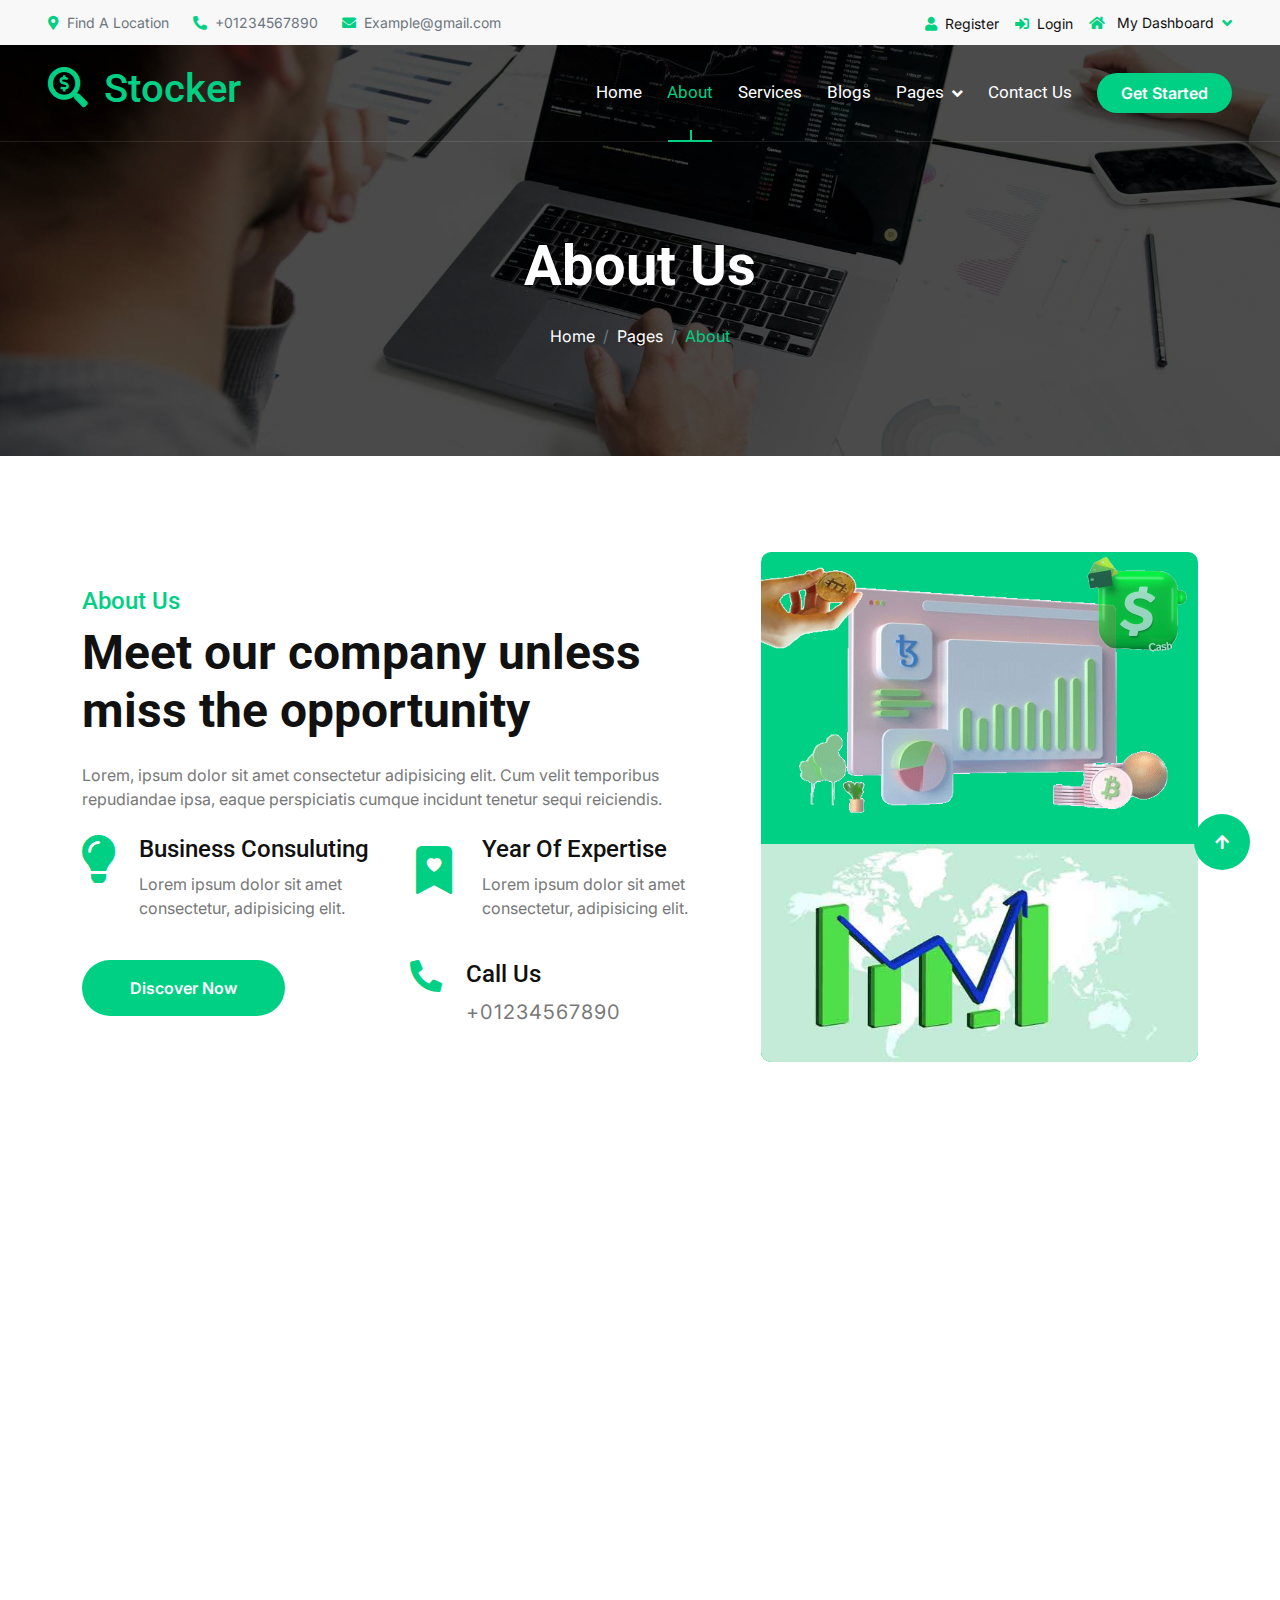
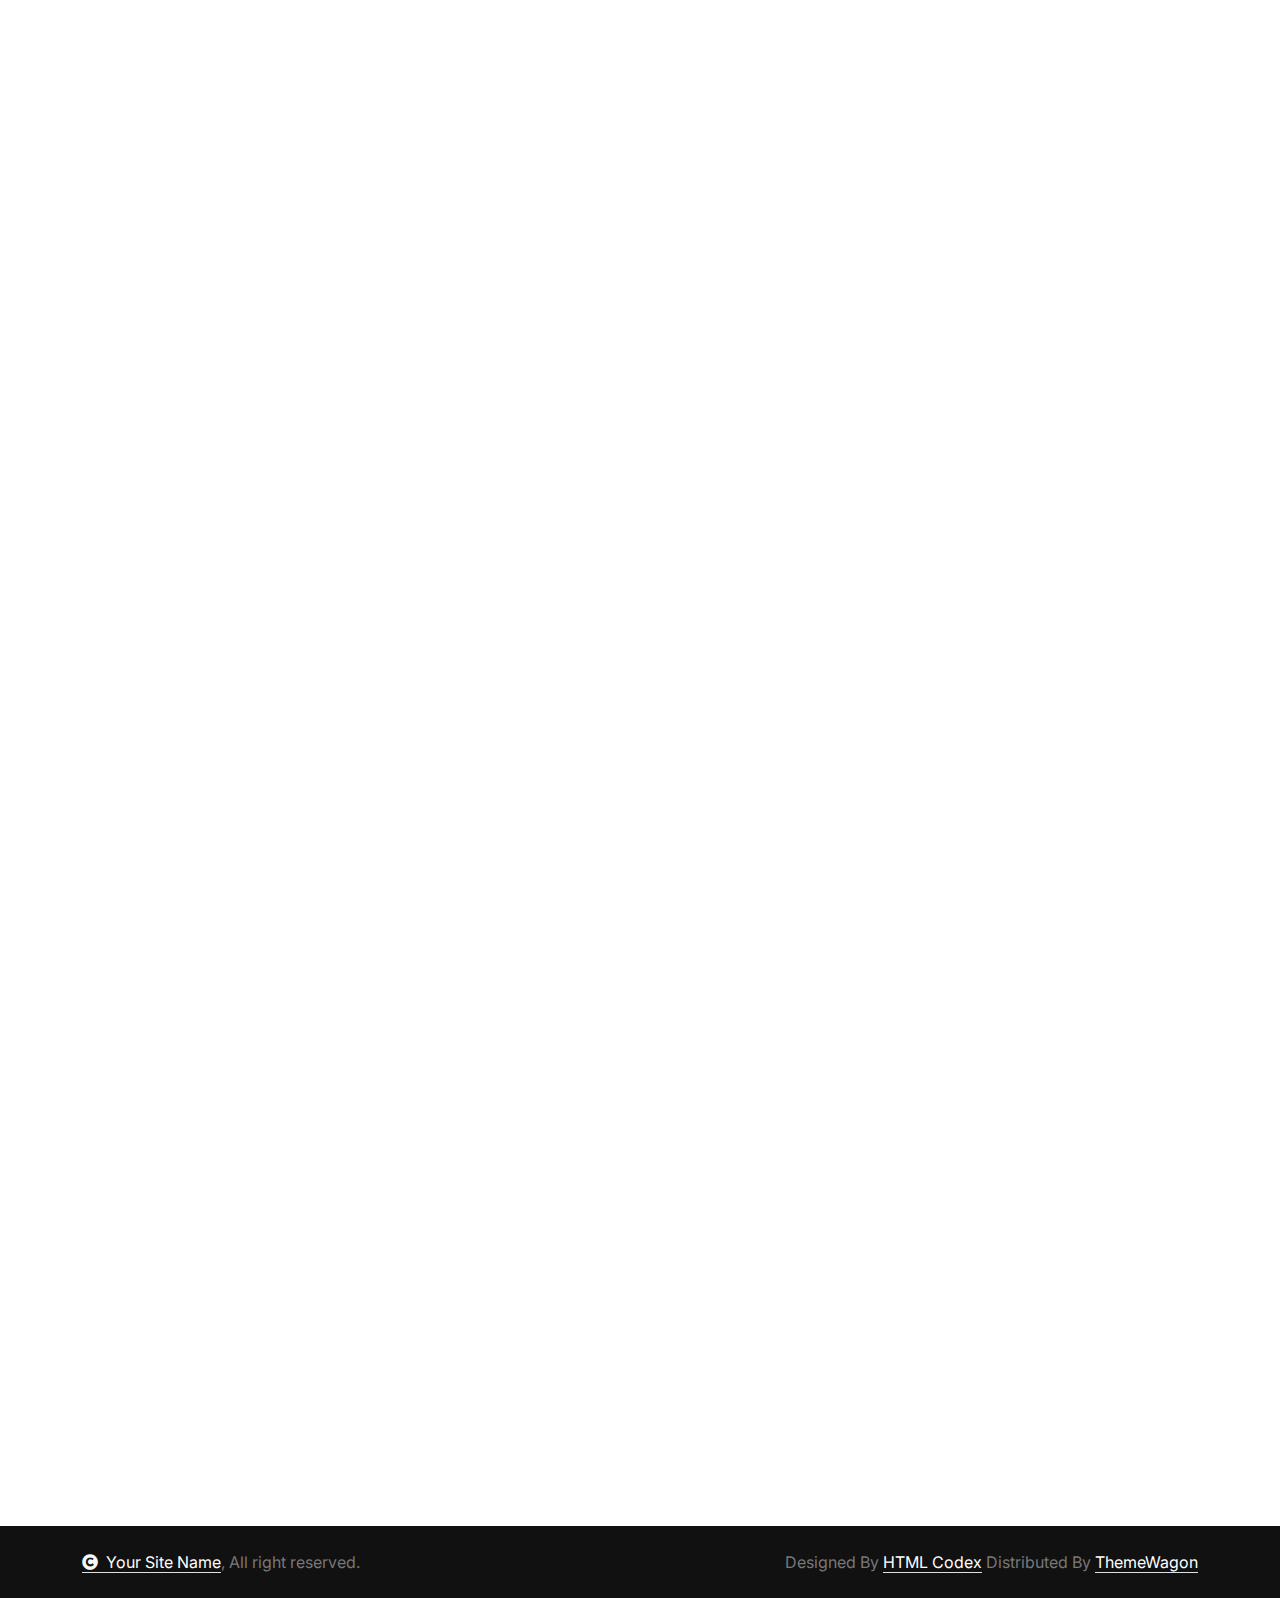
<file: about.html>
<!DOCTYPE html>
<html lang="en">

    <head>
        <meta charset="utf-8">
        <title>Stocker - Stock Market Website Template</title>
        <meta content="width=device-width, initial-scale=1.0" name="viewport">
        <meta content="" name="keywords">
        <meta content="" name="description">

        <!-- Google Web Fonts -->
        <link rel="preconnect" href="https://fonts.googleapis.com">
        <link rel="preconnect" href="https://fonts.gstatic.com" crossorigin>
        <link href="https://fonts.googleapis.com/css2?family=Inter:wght@100..900&family=Roboto:wght@400;500;700;900&display=swap" rel="stylesheet"> 

        <!-- Icon Font Stylesheet -->
        <link rel="stylesheet" href="https://use.fontawesome.com/releases/v5.15.4/css/all.css"/>
        <link href="https://cdn.jsdelivr.net/npm/bootstrap-icons@1.4.1/font/bootstrap-icons.css" rel="stylesheet">

        <!-- Libraries Stylesheet -->
        <link href="lib/animate/animate.min.css" rel="stylesheet">
        <link href="lib/lightbox/css/lightbox.min.css" rel="stylesheet">
        <link href="lib/owlcarousel/assets/owl.carousel.min.css" rel="stylesheet">


        <!-- Customized Bootstrap Stylesheet -->
        <link href="css/bootstrap.min.css" rel="stylesheet">

        <!-- Template Stylesheet -->
        <link href="css/style.css" rel="stylesheet">
    </head>

    <body>

        <!-- Spinner Start -->
        <div id="spinner" class="show bg-white position-fixed translate-middle w-100 vh-100 top-50 start-50 d-flex align-items-center justify-content-center">
            <div class="spinner-border text-primary" style="width: 3rem; height: 3rem;" role="status">
                <span class="sr-only">Loading...</span>
            </div>
        </div>
        <!-- Spinner End -->

        <!-- Topbar Start -->
        <div class="container-fluid topbar bg-light px-5 d-none d-lg-block">
            <div class="row gx-0 align-items-center">
                <div class="col-lg-8 text-center text-lg-start mb-2 mb-lg-0">
                    <div class="d-flex flex-wrap">
                        <a href="#" class="text-muted small me-4"><i class="fas fa-map-marker-alt text-primary me-2"></i>Find A Location</a>
                        <a href="tel:+01234567890" class="text-muted small me-4"><i class="fas fa-phone-alt text-primary me-2"></i>+01234567890</a>
                        <a href="mailto:example@gmail.com" class="text-muted small me-0"><i class="fas fa-envelope text-primary me-2"></i>Example@gmail.com</a>
                    </div>
                </div>
                <div class="col-lg-4 text-center text-lg-end">
                    <div class="d-inline-flex align-items-center" style="height: 45px;">
                        <a href="#"><small class="me-3 text-dark"><i class="fa fa-user text-primary me-2"></i>Register</small></a>
                        <a href="#"><small class="me-3 text-dark"><i class="fa fa-sign-in-alt text-primary me-2"></i>Login</small></a>
                        <div class="dropdown">
                            <a href="#" class="dropdown-toggle text-dark" data-bs-toggle="dropdown"><small><i class="fa fa-home text-primary me-2"></i> My Dashboard</small></a>
                            <div class="dropdown-menu rounded">
                                <a href="#" class="dropdown-item"><i class="fas fa-user-alt me-2"></i> My Profile</a>
                                <a href="#" class="dropdown-item"><i class="fas fa-comment-alt me-2"></i> Inbox</a>
                                <a href="#" class="dropdown-item"><i class="fas fa-bell me-2"></i> Notifications</a>
                                <a href="#" class="dropdown-item"><i class="fas fa-cog me-2"></i> Account Settings</a>
                                <a href="#" class="dropdown-item"><i class="fas fa-power-off me-2"></i> Log Out</a>
                            </div>
                        </div>
                    </div>
                </div>
            </div>
        </div>
        <!-- Topbar End -->

        <!-- Navbar & Hero Start -->
        <div class="container-fluid position-relative p-0">
            <nav class="navbar navbar-expand-lg navbar-light px-4 px-lg-5 py-3 py-lg-0">
                <a href="" class="navbar-brand p-0">
                    <h1 class="text-primary"><i class="fas fa-search-dollar me-3"></i>Stocker</h1>
                    <!-- <img src="img/logo.png" alt="Logo"> -->
                </a>
                <button class="navbar-toggler" type="button" data-bs-toggle="collapse" data-bs-target="#navbarCollapse">
                    <span class="fa fa-bars"></span>
                </button>
                <div class="collapse navbar-collapse" id="navbarCollapse">
                    <div class="navbar-nav ms-auto py-0">
                        <a href="index.html" class="nav-item nav-link">Home</a>
                        <a href="about.html" class="nav-item nav-link active">About</a>
                        <a href="service.html" class="nav-item nav-link">Services</a>
                        <a href="blog.html" class="nav-item nav-link">Blogs</a>
                        <div class="nav-item dropdown">
                            <a href="#" class="nav-link" data-bs-toggle="dropdown">
                                <span class="dropdown-toggle">Pages</span>
                            </a>
                            <div class="dropdown-menu m-0">
                                <a href="feature.html" class="dropdown-item">Our Features</a>
                                <a href="team.html" class="dropdown-item">Our team</a>
                                <a href="testimonial.html" class="dropdown-item">Testimonial</a>
                                <a href="offer.html" class="dropdown-item">Our offer</a>
                                <a href="FAQ.html" class="dropdown-item">FAQs</a>
                                <a href="404.html" class="dropdown-item">404 Page</a>
                            </div>
                        </div>
                        <a href="contact.html" class="nav-item nav-link">Contact Us</a>
                    </div>
                    <a href="#" class="btn btn-primary rounded-pill py-2 px-4 my-3 my-lg-0 flex-shrink-0">Get Started</a>
                </div>
            </nav>

            <!-- Header Start -->
            <div class="container-fluid bg-breadcrumb">
                <div class="container text-center py-5" style="max-width: 900px;">
                    <h4 class="text-white display-4 mb-4 wow fadeInDown" data-wow-delay="0.1s">About Us</h4>
                    <ol class="breadcrumb d-flex justify-content-center mb-0 wow fadeInDown" data-wow-delay="0.3s">
                        <li class="breadcrumb-item"><a href="index.html">Home</a></li>
                        <li class="breadcrumb-item"><a href="#">Pages</a></li>
                        <li class="breadcrumb-item active text-primary">About</li>
                    </ol>    
                </div>
            </div>
            <!-- Header End -->
        </div>
        <!-- Navbar & Hero End -->


        <!-- Abvout Start -->
        <div class="container-fluid about py-5">
            <div class="container py-5">
                <div class="row g-5 align-items-center">
                    <div class="col-xl-7 wow fadeInLeft" data-wow-delay="0.2s">
                        <div>
                            <h4 class="text-primary">About Us</h4>
                            <h1 class="display-5 mb-4">Meet our company unless miss the opportunity</h1>
                            <p class="mb-4">Lorem, ipsum dolor sit amet consectetur adipisicing elit. Cum velit temporibus repudiandae ipsa, eaque perspiciatis cumque incidunt tenetur sequi reiciendis.
                            </p>
                            <div class="row g-4">
                                <div class="col-md-6 col-lg-6 col-xl-6">
                                    <div class="d-flex">
                                        <div><i class="fas fa-lightbulb fa-3x text-primary"></i></div>
                                        <div class="ms-4">
                                            <h4>Business Consuluting</h4>
                                            <p>Lorem ipsum dolor sit amet consectetur, adipisicing elit.</p>
                                        </div>
                                    </div>
                                </div>
                                <div class="col-md-6 col-lg-6 col-xl-6">
                                    <div class="d-flex">
                                        <div><i class="bi bi-bookmark-heart-fill fa-3x text-primary"></i></div>
                                        <div class="ms-4">
                                            <h4>Year Of Expertise</h4>
                                            <p>Lorem ipsum dolor sit amet consectetur, adipisicing elit.</p>
                                        </div>
                                    </div>
                                </div>
                                <div class="col-sm-6">
                                    <a href="#" class="btn btn-primary rounded-pill py-3 px-5 flex-shrink-0">Discover Now</a>
                                </div>
                                <div class="col-sm-6">
                                    <div class="d-flex">
                                        <i class="fas fa-phone-alt fa-2x text-primary me-4"></i>
                                        <div>
                                            <h4>Call Us</h4>
                                            <p class="mb-0 fs-5" style="letter-spacing: 1px;">+01234567890</p>
                                        </div>
                                    </div>
                                </div>
                            </div>
                        </div>
                    </div>
                    <div class="col-xl-5 wow fadeInRight" data-wow-delay="0.2s">
                        <div class="bg-primary rounded position-relative overflow-hidden">
                            <img src="img/about-2.png" class="img-fluid rounded w-100" alt="">
                            
                            <div class="" style="position: absolute; top: -15px; right: -15px;">
                                <img src="img/about-3.png" class="img-fluid" style="width: 150px; height: 150px; opacity: 0.7;" alt="">
                            </div>
                            <div class="" style="position: absolute; top: -20px; left: 10px; transform: rotate(90deg);">
                                <img src="img/about-4.png" class="img-fluid" style="width: 100px; height: 150px; opacity: 0.9;" alt="">
                            </div>
                            <div class="rounded-bottom">
                                <img src="img/about-5.jpg" class="img-fluid rounded-bottom w-100" alt="">
                            </div>
                        </div>
                    </div>
                </div>
            </div>
        </div>
        <!-- About End -->

        <!-- Features Start -->
        <div class="container-fluid feature pb-5">
            <div class="container pb-5">
                <div class="text-center mx-auto pb-5 wow fadeInUp" data-wow-delay="0.2s" style="max-width: 800px;">
                    <h4 class="text-primary">Our Features</h4>
                    <h1 class="display-5 mb-4">Connecting businesses, ideas, and people for greater impact.</h1>
                    <p class="mb-0">Lorem ipsum dolor, sit amet consectetur adipisicing elit. Tenetur adipisci facilis cupiditate recusandae aperiam temporibus corporis itaque quis facere, numquam, ad culpa deserunt sint dolorem autem obcaecati, ipsam mollitia hic.
                    </p>
                </div>
                <div class="row g-4">
                    <div class="col-md-6 col-lg-6 col-xl-3 wow fadeInUp" data-wow-delay="0.2s">
                        <div class="feature-item p-4">
                            <div class="feature-icon p-4 mb-4">
                                <i class="fas fa-chart-line fa-4x text-primary"></i>
                            </div>
                            <h4>Global Management</h4>
                            <p class="mb-4">Lorem ipsum dolor sit amet consectetur adipisicing elit. Ea hic laborum odit pariatur...
                            </p>
                            <a class="btn btn-primary rounded-pill py-2 px-4" href="#">Learn More</a>
                        </div>
                    </div>
                    <div class="col-md-6 col-lg-6 col-xl-3 wow fadeInUp" data-wow-delay="0.4s">
                        <div class="feature-item p-4">
                            <div class="feature-icon p-4 mb-4">
                                <i class="fas fa-university fa-4x text-primary"></i>
                            </div>
                            <h4>Corporate Banking</h4>
                            <p class="mb-4">Lorem ipsum dolor sit amet consectetur adipisicing elit. Ea hic laborum odit pariatur...
                            </p>
                            <a class="btn btn-primary rounded-pill py-2 px-4" href="#">Learn More</a>
                        </div>
                    </div>
                    <div class="col-md-6 col-lg-6 col-xl-3 wow fadeInUp" data-wow-delay="0.6s">
                        <div class="feature-item p-4">
                            <div class="feature-icon p-4 mb-4">
                                <i class="fas fa-file-alt fa-4x text-primary"></i>
                            </div>
                            <h4>Asset Management</h4>
                            <p class="mb-4">Lorem ipsum dolor sit amet consectetur adipisicing elit. Ea hic laborum odit pariatur...
                            </p>
                            <a class="btn btn-primary rounded-pill py-2 px-4" href="#">Learn More</a>
                        </div>
                    </div>
                    <div class="col-md-6 col-lg-6 col-xl-3 wow fadeInUp" data-wow-delay="0.8s">
                        <div class="feature-item p-4">
                            <div class="feature-icon p-4 mb-4">
                                <i class="fas fa-hand-holding-usd fa-4x text-primary"></i>
                            </div>
                            <h4>Investment Bank</h4>
                            <p class="mb-4">Lorem ipsum dolor sit amet consectetur adipisicing elit. Ea hic laborum odit pariatur...
                            </p>
                            <a class="btn btn-primary rounded-pill py-2 px-4" href="#">Learn More</a>
                        </div>
                    </div>
                </div>
            </div>
        </div>
        <!-- Features End -->

        <!-- Team Start -->
        <div class="container-fluid team pb-5">
            <div class="container pb-5">
                <div class="text-center mx-auto pb-5 wow fadeInUp" data-wow-delay="0.2s" style="max-width: 800px;">
                    <h4 class="text-primary">Our Team</h4>
                    <h1 class="display-5 mb-4">Meet Our Advisers</h1>
                    <p class="mb-0">Lorem ipsum dolor, sit amet consectetur adipisicing elit. Tenetur adipisci facilis cupiditate recusandae aperiam temporibus corporis itaque quis facere, numquam, ad culpa deserunt sint dolorem autem obcaecati, ipsam mollitia hic.
                    </p>
                </div>
                <div class="row g-4">
                    <div class="col-md-6 col-lg-6 col-xl-3 wow fadeInUp" data-wow-delay="0.2s">
                        <div class="team-item">
                            <div class="team-img">
                                <img src="img/team-1.jpg" class="img-fluid" alt="">
                            </div>
                            <div class="team-title">
                                <h4 class="mb-0">David James</h4>
                                <p class="mb-0">Profession</p>
                            </div>
                            <div class="team-icon">
                                <a class="btn btn-primary btn-sm-square rounded-circle me-3" href=""><i class="fab fa-facebook-f"></i></a>
                                <a class="btn btn-primary btn-sm-square rounded-circle me-3" href=""><i class="fab fa-twitter"></i></a>
                                <a class="btn btn-primary btn-sm-square rounded-circle me-3" href=""><i class="fab fa-linkedin-in"></i></a>
                                <a class="btn btn-primary btn-sm-square rounded-circle me-0" href=""><i class="fab fa-instagram"></i></a>
                            </div>
                        </div>
                    </div>
                    <div class="col-md-6 col-lg-6 col-xl-3 wow fadeInUp" data-wow-delay="0.4s">
                        <div class="team-item">
                            <div class="team-img">
                                <img src="img/team-2.jpg" class="img-fluid" alt="">
                            </div>
                            <div class="team-title">
                                <h4 class="mb-0">David James</h4>
                                <p class="mb-0">Profession</p>
                            </div>
                            <div class="team-icon">
                                <a class="btn btn-primary btn-sm-square rounded-circle me-3" href=""><i class="fab fa-facebook-f"></i></a>
                                <a class="btn btn-primary btn-sm-square rounded-circle me-3" href=""><i class="fab fa-twitter"></i></a>
                                <a class="btn btn-primary btn-sm-square rounded-circle me-3" href=""><i class="fab fa-linkedin-in"></i></a>
                                <a class="btn btn-primary btn-sm-square rounded-circle me-0" href=""><i class="fab fa-instagram"></i></a>
                            </div>
                        </div>
                    </div>
                    <div class="col-md-6 col-lg-6 col-xl-3 wow fadeInUp" data-wow-delay="0.6s">
                        <div class="team-item">
                            <div class="team-img">
                                <img src="img/team-3.jpg" class="img-fluid" alt="">
                            </div>
                            <div class="team-title">
                                <h4 class="mb-0">David James</h4>
                                <p class="mb-0">Profession</p>
                            </div>
                            <div class="team-icon">
                                <a class="btn btn-primary btn-sm-square rounded-circle me-3" href=""><i class="fab fa-facebook-f"></i></a>
                                <a class="btn btn-primary btn-sm-square rounded-circle me-3" href=""><i class="fab fa-twitter"></i></a>
                                <a class="btn btn-primary btn-sm-square rounded-circle me-3" href=""><i class="fab fa-linkedin-in"></i></a>
                                <a class="btn btn-primary btn-sm-square rounded-circle me-0" href=""><i class="fab fa-instagram"></i></a>
                            </div>
                        </div>
                    </div>
                    <div class="col-md-6 col-lg-6 col-xl-3 wow fadeInUp" data-wow-delay="0.8s">
                        <div class="team-item">
                            <div class="team-img">
                                <img src="img/team-4.jpg" class="img-fluid" alt="">
                            </div>
                            <div class="team-title">
                                <h4 class="mb-0">David James</h4>
                                <p class="mb-0">Profession</p>
                            </div>
                            <div class="team-icon">
                                <a class="btn btn-primary btn-sm-square rounded-circle me-3" href=""><i class="fab fa-facebook-f"></i></a>
                                <a class="btn btn-primary btn-sm-square rounded-circle me-3" href=""><i class="fab fa-twitter"></i></a>
                                <a class="btn btn-primary btn-sm-square rounded-circle me-3" href=""><i class="fab fa-linkedin-in"></i></a>
                                <a class="btn btn-primary btn-sm-square rounded-circle me-0" href=""><i class="fab fa-instagram"></i></a>
                            </div>
                        </div>
                    </div>
                </div>
            </div>
        </div>
        <!-- Team End -->

        <!-- Footer Start -->
        <div class="container-fluid footer py-5 wow fadeIn" data-wow-delay="0.2s">
            <div class="container py-5 border-start-0 border-end-0" style="border: 1px solid; border-color: rgb(255, 255, 255, 0.08);">
                <div class="row g-5">
                    <div class="col-md-6 col-lg-6 col-xl-4">
                        <div class="footer-item">
                            <a href="index.html" class="p-0">
                                <h4 class="text-white"><i class="fas fa-search-dollar me-3"></i>Stocker</h4>
                                <!-- <img src="img/logo.png" alt="Logo"> -->
                            </a>
                            <p class="mb-4">Dolor amet sit justo amet elitr clita ipsum elitr est.Lorem ipsum dolor sit amet, consectetur adipiscing...</p>
                            <div class="d-flex">
                                <a href="#" class="bg-primary d-flex rounded align-items-center py-2 px-3 me-2">
                                    <i class="fas fa-apple-alt text-white"></i>
                                    <div class="ms-3">
                                        <small class="text-white">Download on the</small>
                                        <h6 class="text-white">App Store</h6>
                                    </div>
                                </a>
                                <a href="#" class="bg-dark d-flex rounded align-items-center py-2 px-3 ms-2">
                                    <i class="fas fa-play text-primary"></i>
                                    <div class="ms-3">
                                        <small class="text-white">Get it on</small>
                                        <h6 class="text-white">Google Play</h6>
                                    </div>
                                </a>
                            </div>
                        </div>
                    </div>
                    <div class="col-md-6 col-lg-6 col-xl-2">
                        <div class="footer-item">
                            <h4 class="text-white mb-4">Quick Links</h4>
                            <a href="#"><i class="fas fa-angle-right me-2"></i> About Us</a>
                            <a href="#"><i class="fas fa-angle-right me-2"></i> Feature</a>
                            <a href="#"><i class="fas fa-angle-right me-2"></i> Attractions</a>
                            <a href="#"><i class="fas fa-angle-right me-2"></i> Tickets</a>
                            <a href="#"><i class="fas fa-angle-right me-2"></i> Blog</a>
                            <a href="#"><i class="fas fa-angle-right me-2"></i> Contact us</a>
                        </div>
                    </div>
                    <div class="col-md-6 col-lg-6 col-xl-3">
                        <div class="footer-item">
                            <h4 class="text-white mb-4">Support</h4>
                            <a href="#"><i class="fas fa-angle-right me-2"></i> Privacy Policy</a>
                            <a href="#"><i class="fas fa-angle-right me-2"></i> Terms & Conditions</a>
                            <a href="#"><i class="fas fa-angle-right me-2"></i> Disclaimer</a>
                            <a href="#"><i class="fas fa-angle-right me-2"></i> Support</a>
                            <a href="#"><i class="fas fa-angle-right me-2"></i> FAQ</a>
                            <a href="#"><i class="fas fa-angle-right me-2"></i> Help</a>
                        </div>
                    </div>
                    <div class="col-md-6 col-lg-6 col-xl-3">
                        <div class="footer-item">
                            <h4 class="text-white mb-4">Contact Info</h4>
                            <div class="d-flex align-items-center">
                                <i class="fas fa-map-marker-alt text-primary me-3"></i>
                                <p class="text-white mb-0">123 Street New York.USA</p>
                            </div>
                            <div class="d-flex align-items-center">
                                <i class="fas fa-envelope text-primary me-3"></i>
                                <p class="text-white mb-0">info@example.com</p>
                            </div>
                            <div class="d-flex align-items-center">
                                <i class="fa fa-phone-alt text-primary me-3"></i>
                                <p class="text-white mb-0">(+012) 3456 7890</p>
                            </div>
                            <div class="d-flex align-items-center mb-4">
                                <i class="fab fa-firefox-browser text-primary me-3"></i>
                                <p class="text-white mb-0">Yoursite@ex.com</p>
                            </div>
                            <div class="d-flex">
                                <a class="btn btn-primary btn-sm-square rounded-circle me-3" href="#"><i class="fab fa-facebook-f text-white"></i></a>
                                <a class="btn btn-primary btn-sm-square rounded-circle me-3" href="#"><i class="fab fa-twitter text-white"></i></a>
                                <a class="btn btn-primary btn-sm-square rounded-circle me-3" href="#"><i class="fab fa-instagram text-white"></i></a>
                                <a class="btn btn-primary btn-sm-square rounded-circle me-0" href="#"><i class="fab fa-linkedin-in text-white"></i></a>
                            </div>
                        </div>
                    </div>
                </div>
            </div>
        </div>
        <!-- Footer End -->
        
        <!-- Copyright Start -->
        <div class="container-fluid copyright py-4">
            <div class="container">
                <div class="row g-4 align-items-center">
                    <div class="col-md-6 text-center text-md-start mb-md-0">
                        <span class="text-body"><a href="#" class="border-bottom text-white"><i class="fas fa-copyright text-light me-2"></i>Your Site Name</a>, All right reserved.</span>
                    </div>
                    <div class="col-md-6 text-center text-md-end text-body">
                        <!--/*** This template is free as long as you keep the below author’s credit link/attribution link/backlink. ***/-->
                        <!--/*** If you'd like to use the template without the below author’s credit link/attribution link/backlink, ***/-->
                        <!--/*** you can purchase the Credit Removal License from "https://htmlcodex.com/credit-removal". ***/-->
                        Designed By <a class="border-bottom text-white" href="https://htmlcodex.com">HTML Codex</a> Distributed By <a class="border-bottom text-white" href="https://themewagon.com">ThemeWagon</a>
                    </div>
                </div>
            </div>
        </div>
        <!-- Copyright End -->


        <!-- Back to Top -->
        <a href="#" class="btn btn-primary btn-lg-square rounded-circle back-to-top"><i class="fa fa-arrow-up"></i></a>   

        
        <!-- JavaScript Libraries -->
        <script src="https://ajax.googleapis.com/ajax/libs/jquery/3.6.4/jquery.min.js"></script>
        <script src="https://cdn.jsdelivr.net/npm/bootstrap@5.0.0/dist/js/bootstrap.bundle.min.js"></script>
        <script src="lib/wow/wow.min.js"></script>
        <script src="lib/easing/easing.min.js"></script>
        <script src="lib/waypoints/waypoints.min.js"></script>
        <script src="lib/counterup/counterup.min.js"></script>
        <script src="lib/lightbox/js/lightbox.min.js"></script>
        <script src="lib/owlcarousel/owl.carousel.min.js"></script>
        

        <!-- Template Javascript -->
        <script src="js/main.js"></script>
    </body>

</html>
</file>
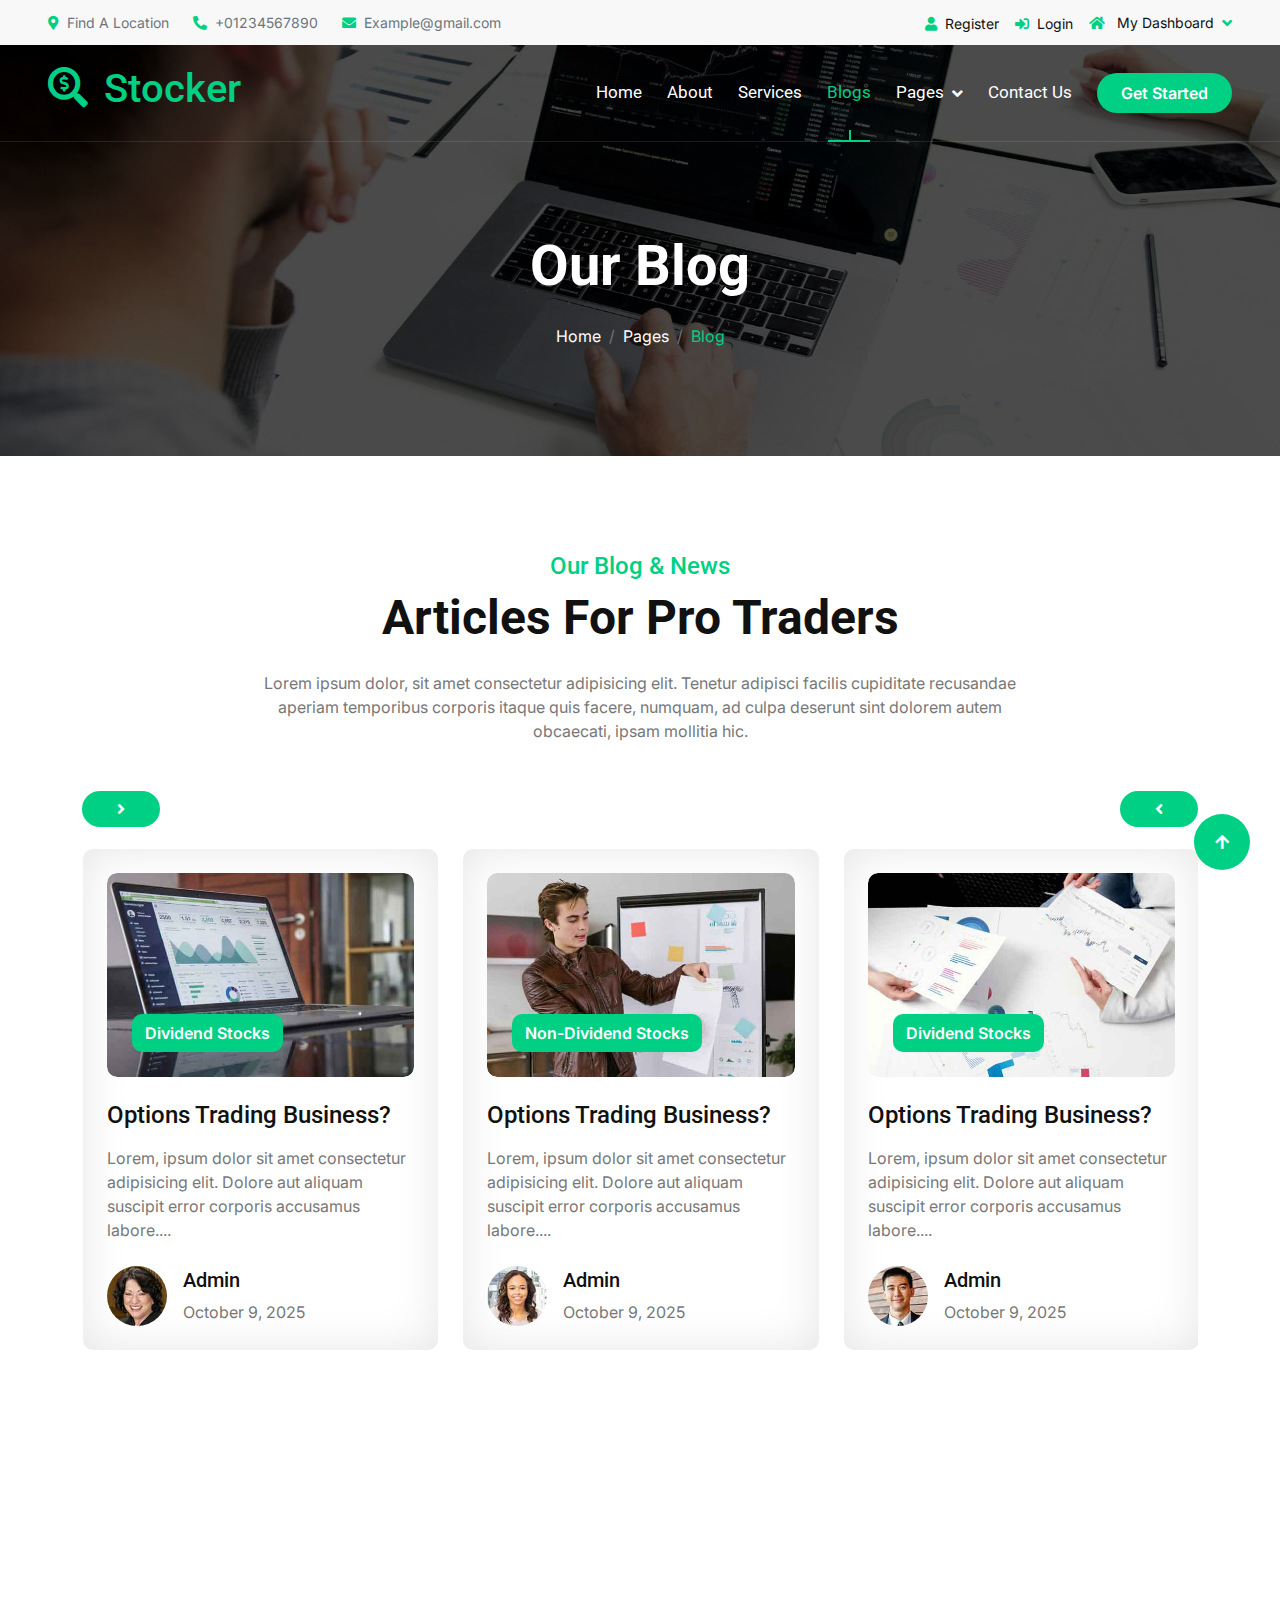
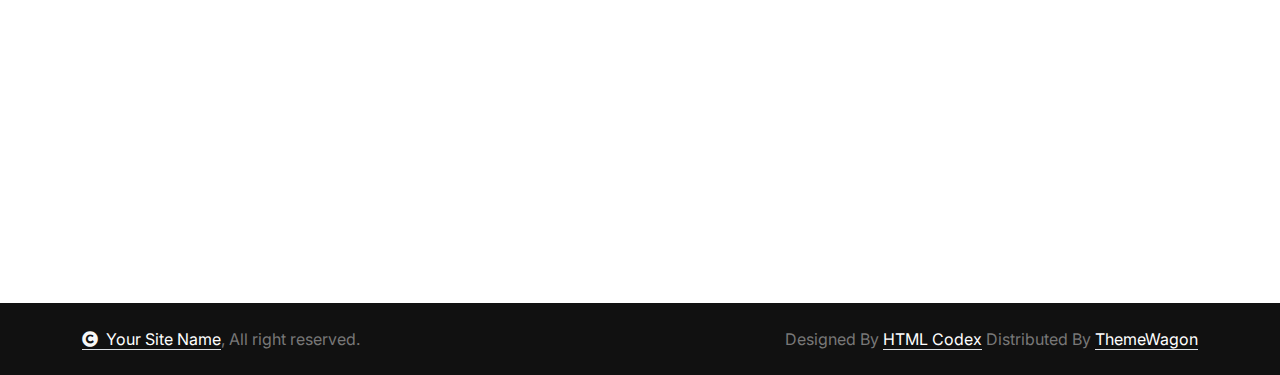
<file: blog.html>
<!DOCTYPE html>
<html lang="en">

    <head>
        <meta charset="utf-8">
        <title>Stocker - Stock Market Website Template</title>
        <meta content="width=device-width, initial-scale=1.0" name="viewport">
        <meta content="" name="keywords">
        <meta content="" name="description">

        <!-- Google Web Fonts -->
        <link rel="preconnect" href="https://fonts.googleapis.com">
        <link rel="preconnect" href="https://fonts.gstatic.com" crossorigin>
        <link href="https://fonts.googleapis.com/css2?family=Inter:wght@100..900&family=Roboto:wght@400;500;700;900&display=swap" rel="stylesheet"> 

        <!-- Icon Font Stylesheet -->
        <link rel="stylesheet" href="https://use.fontawesome.com/releases/v5.15.4/css/all.css"/>
        <link href="https://cdn.jsdelivr.net/npm/bootstrap-icons@1.4.1/font/bootstrap-icons.css" rel="stylesheet">

        <!-- Libraries Stylesheet -->
        <link href="lib/animate/animate.min.css" rel="stylesheet">
        <link href="lib/lightbox/css/lightbox.min.css" rel="stylesheet">
        <link href="lib/owlcarousel/assets/owl.carousel.min.css" rel="stylesheet">


        <!-- Customized Bootstrap Stylesheet -->
        <link href="css/bootstrap.min.css" rel="stylesheet">

        <!-- Template Stylesheet -->
        <link href="css/style.css" rel="stylesheet">
    </head>

    <body>

        <!-- Spinner Start -->
        <div id="spinner" class="show bg-white position-fixed translate-middle w-100 vh-100 top-50 start-50 d-flex align-items-center justify-content-center">
            <div class="spinner-border text-primary" style="width: 3rem; height: 3rem;" role="status">
                <span class="sr-only">Loading...</span>
            </div>
        </div>
        <!-- Spinner End -->

        <!-- Topbar Start -->
        <div class="container-fluid topbar bg-light px-5 d-none d-lg-block">
            <div class="row gx-0 align-items-center">
                <div class="col-lg-8 text-center text-lg-start mb-2 mb-lg-0">
                    <div class="d-flex flex-wrap">
                        <a href="#" class="text-muted small me-4"><i class="fas fa-map-marker-alt text-primary me-2"></i>Find A Location</a>
                        <a href="tel:+01234567890" class="text-muted small me-4"><i class="fas fa-phone-alt text-primary me-2"></i>+01234567890</a>
                        <a href="mailto:example@gmail.com" class="text-muted small me-0"><i class="fas fa-envelope text-primary me-2"></i>Example@gmail.com</a>
                    </div>
                </div>
                <div class="col-lg-4 text-center text-lg-end">
                    <div class="d-inline-flex align-items-center" style="height: 45px;">
                        <a href="#"><small class="me-3 text-dark"><i class="fa fa-user text-primary me-2"></i>Register</small></a>
                        <a href="#"><small class="me-3 text-dark"><i class="fa fa-sign-in-alt text-primary me-2"></i>Login</small></a>
                        <div class="dropdown">
                            <a href="#" class="dropdown-toggle text-dark" data-bs-toggle="dropdown"><small><i class="fa fa-home text-primary me-2"></i> My Dashboard</small></a>
                            <div class="dropdown-menu rounded">
                                <a href="#" class="dropdown-item"><i class="fas fa-user-alt me-2"></i> My Profile</a>
                                <a href="#" class="dropdown-item"><i class="fas fa-comment-alt me-2"></i> Inbox</a>
                                <a href="#" class="dropdown-item"><i class="fas fa-bell me-2"></i> Notifications</a>
                                <a href="#" class="dropdown-item"><i class="fas fa-cog me-2"></i> Account Settings</a>
                                <a href="#" class="dropdown-item"><i class="fas fa-power-off me-2"></i> Log Out</a>
                            </div>
                        </div>
                    </div>
                </div>
            </div>
        </div>
        <!-- Topbar End -->

        <!-- Navbar & Hero Start -->
        <div class="container-fluid position-relative p-0">
            <nav class="navbar navbar-expand-lg navbar-light px-4 px-lg-5 py-3 py-lg-0">
                <a href="" class="navbar-brand p-0">
                    <h1 class="text-primary"><i class="fas fa-search-dollar me-3"></i>Stocker</h1>
                    <!-- <img src="img/logo.png" alt="Logo"> -->
                </a>
                <button class="navbar-toggler" type="button" data-bs-toggle="collapse" data-bs-target="#navbarCollapse">
                    <span class="fa fa-bars"></span>
                </button>
                <div class="collapse navbar-collapse" id="navbarCollapse">
                    <div class="navbar-nav ms-auto py-0">
                        <a href="index.html" class="nav-item nav-link">Home</a>
                        <a href="about.html" class="nav-item nav-link">About</a>
                        <a href="service.html" class="nav-item nav-link">Services</a>
                        <a href="blog.html" class="nav-item nav-link active">Blogs</a>
                        <div class="nav-item dropdown">
                            <a href="#" class="nav-link" data-bs-toggle="dropdown">
                                <span class="dropdown-toggle">Pages</span>
                            </a>
                            <div class="dropdown-menu m-0">
                                <a href="feature.html" class="dropdown-item">Our Features</a>
                                <a href="team.html" class="dropdown-item">Our team</a>
                                <a href="testimonial.html" class="dropdown-item">Testimonial</a>
                                <a href="offer.html" class="dropdown-item">Our offer</a>
                                <a href="FAQ.html" class="dropdown-item">FAQs</a>
                                <a href="404.html" class="dropdown-item">404 Page</a>
                            </div>
                        </div>
                        <a href="contact.html" class="nav-item nav-link">Contact Us</a>
                    </div>
                    <a href="#" class="btn btn-primary rounded-pill py-2 px-4 my-3 my-lg-0 flex-shrink-0">Get Started</a>
                </div>
            </nav>

            <!-- Header Start -->
            <div class="container-fluid bg-breadcrumb">
                <div class="container text-center py-5" style="max-width: 900px;">
                    <h4 class="text-white display-4 mb-4 wow fadeInDown" data-wow-delay="0.1s">Our Blog</h4>
                    <ol class="breadcrumb d-flex justify-content-center mb-0 wow fadeInDown" data-wow-delay="0.3s">
                        <li class="breadcrumb-item"><a href="index.html">Home</a></li>
                        <li class="breadcrumb-item"><a href="#">Pages</a></li>
                        <li class="breadcrumb-item active text-primary">Blog</li>
                    </ol>    
                </div>
            </div>
            <!-- Header End -->
        </div>
        <!-- Navbar & Hero End -->


        <!-- Blog Start -->
        <div class="container-fluid blog py-5">
            <div class="container py-5">
                <div class="text-center mx-auto pb-5 wow fadeInUp" data-wow-delay="0.2s" style="max-width: 800px;">
                    <h4 class="text-primary">Our Blog & News</h4>
                    <h1 class="display-5 mb-4">Articles For Pro Traders</h1>
                    <p class="mb-0">Lorem ipsum dolor, sit amet consectetur adipisicing elit. Tenetur adipisci facilis cupiditate recusandae aperiam temporibus corporis itaque quis facere, numquam, ad culpa deserunt sint dolorem autem obcaecati, ipsam mollitia hic.
                    </p>
                </div>
                <div class="owl-carousel blog-carousel wow fadeInUp" data-wow-delay="0.2s">
                    <div class="blog-item p-4">
                        <div class="blog-img mb-4">
                            <img src="img/service-1.jpg" class="img-fluid w-100 rounded" alt="">
                            <div class="blog-title">
                                <a href="#" class="btn">Dividend Stocks</a>
                            </div>
                        </div>
                        <a href="#" class="h4 d-inline-block mb-3">Options Trading Business?</a>
                        <p class="mb-4">Lorem, ipsum dolor sit amet consectetur adipisicing elit. Dolore aut aliquam suscipit error corporis accusamus labore....
                        </p>
                        <div class="d-flex align-items-center">
                            <img src="img/testimonial-1.jpg" class="img-fluid rounded-circle" style="width: 60px; height: 60px;" alt="">
                            <div class="ms-3">
                                <h5>Admin</h5>
                                <p class="mb-0">October 9, 2025</p>
                            </div>
                        </div>
                    </div>
                    <div class="blog-item p-4">
                        <div class="blog-img mb-4">
                            <img src="img/service-2.jpg" class="img-fluid w-100 rounded" alt="">
                            <div class="blog-title">
                                <a href="#" class="btn">Non-Dividend Stocks</a>
                            </div>
                        </div>
                        <a href="#" class="h4 d-inline-block mb-3">Options Trading Business?</a>
                        <p class="mb-4">Lorem, ipsum dolor sit amet consectetur adipisicing elit. Dolore aut aliquam suscipit error corporis accusamus labore....
                        </p>
                        <div class="d-flex align-items-center">
                            <img src="img/testimonial-2.jpg" class="img-fluid rounded-circle" style="width: 60px; height: 60px;" alt="">
                            <div class="ms-3">
                                <h5>Admin</h5>
                                <p class="mb-0">October 9, 2025</p>
                            </div>
                        </div>
                    </div>
                    <div class="blog-item p-4">
                        <div class="blog-img mb-4">
                            <img src="img/service-3.jpg" class="img-fluid w-100 rounded" alt="">
                            <div class="blog-title">
                                <a href="#" class="btn">Dividend Stocks</a>
                            </div>
                        </div>
                        <a href="#" class="h4 d-inline-block mb-3">Options Trading Business?</a>
                        <p class="mb-4">Lorem, ipsum dolor sit amet consectetur adipisicing elit. Dolore aut aliquam suscipit error corporis accusamus labore....
                        </p>
                        <div class="d-flex align-items-center">
                            <img src="img/testimonial-3.jpg" class="img-fluid rounded-circle" style="width: 60px; height: 60px;" alt="">
                            <div class="ms-3">
                                <h5>Admin</h5>
                                <p class="mb-0">October 9, 2025</p>
                            </div>
                        </div>
                    </div>
                    <div class="blog-item p-4">
                        <div class="blog-img mb-4">
                            <img src="img/service-4.jpg" class="img-fluid w-100 rounded" alt="">
                            <div class="blog-title">
                                <a href="#" class="btn">Non-Dividend Stocks</a>
                            </div>
                        </div>
                        <a href="#" class="h4 d-inline-block mb-3">Options Trading Business?</a>
                        <p class="mb-4">Lorem, ipsum dolor sit amet consectetur adipisicing elit. Dolore aut aliquam suscipit error corporis accusamus labore....
                        </p>
                        <div class="d-flex align-items-center">
                            <img src="img/testimonial-1.jpg" class="img-fluid rounded-circle" style="width: 60px; height: 60px;" alt="">
                            <div class="ms-3">
                                <h5>Admin</h5>
                                <p class="mb-0">October 9, 2025</p>
                            </div>
                        </div>
                    </div>
                </div>
            </div>
        </div>
        <!-- Blog End -->

        <!-- Footer Start -->
        <div class="container-fluid footer py-5 wow fadeIn" data-wow-delay="0.2s">
            <div class="container py-5 border-start-0 border-end-0" style="border: 1px solid; border-color: rgb(255, 255, 255, 0.08);">
                <div class="row g-5">
                    <div class="col-md-6 col-lg-6 col-xl-4">
                        <div class="footer-item">
                            <a href="index.html" class="p-0">
                                <h4 class="text-white"><i class="fas fa-search-dollar me-3"></i>Stocker</h4>
                                <!-- <img src="img/logo.png" alt="Logo"> -->
                            </a>
                            <p class="mb-4">Dolor amet sit justo amet elitr clita ipsum elitr est.Lorem ipsum dolor sit amet, consectetur adipiscing...</p>
                            <div class="d-flex">
                                <a href="#" class="bg-primary d-flex rounded align-items-center py-2 px-3 me-2">
                                    <i class="fas fa-apple-alt text-white"></i>
                                    <div class="ms-3">
                                        <small class="text-white">Download on the</small>
                                        <h6 class="text-white">App Store</h6>
                                    </div>
                                </a>
                                <a href="#" class="bg-dark d-flex rounded align-items-center py-2 px-3 ms-2">
                                    <i class="fas fa-play text-primary"></i>
                                    <div class="ms-3">
                                        <small class="text-white">Get it on</small>
                                        <h6 class="text-white">Google Play</h6>
                                    </div>
                                </a>
                            </div>
                        </div>
                    </div>
                    <div class="col-md-6 col-lg-6 col-xl-2">
                        <div class="footer-item">
                            <h4 class="text-white mb-4">Quick Links</h4>
                            <a href="#"><i class="fas fa-angle-right me-2"></i> About Us</a>
                            <a href="#"><i class="fas fa-angle-right me-2"></i> Feature</a>
                            <a href="#"><i class="fas fa-angle-right me-2"></i> Attractions</a>
                            <a href="#"><i class="fas fa-angle-right me-2"></i> Tickets</a>
                            <a href="#"><i class="fas fa-angle-right me-2"></i> Blog</a>
                            <a href="#"><i class="fas fa-angle-right me-2"></i> Contact us</a>
                        </div>
                    </div>
                    <div class="col-md-6 col-lg-6 col-xl-3">
                        <div class="footer-item">
                            <h4 class="text-white mb-4">Support</h4>
                            <a href="#"><i class="fas fa-angle-right me-2"></i> Privacy Policy</a>
                            <a href="#"><i class="fas fa-angle-right me-2"></i> Terms & Conditions</a>
                            <a href="#"><i class="fas fa-angle-right me-2"></i> Disclaimer</a>
                            <a href="#"><i class="fas fa-angle-right me-2"></i> Support</a>
                            <a href="#"><i class="fas fa-angle-right me-2"></i> FAQ</a>
                            <a href="#"><i class="fas fa-angle-right me-2"></i> Help</a>
                        </div>
                    </div>
                    <div class="col-md-6 col-lg-6 col-xl-3">
                        <div class="footer-item">
                            <h4 class="text-white mb-4">Contact Info</h4>
                            <div class="d-flex align-items-center">
                                <i class="fas fa-map-marker-alt text-primary me-3"></i>
                                <p class="text-white mb-0">123 Street New York.USA</p>
                            </div>
                            <div class="d-flex align-items-center">
                                <i class="fas fa-envelope text-primary me-3"></i>
                                <p class="text-white mb-0">info@example.com</p>
                            </div>
                            <div class="d-flex align-items-center">
                                <i class="fa fa-phone-alt text-primary me-3"></i>
                                <p class="text-white mb-0">(+012) 3456 7890</p>
                            </div>
                            <div class="d-flex align-items-center mb-4">
                                <i class="fab fa-firefox-browser text-primary me-3"></i>
                                <p class="text-white mb-0">Yoursite@ex.com</p>
                            </div>
                            <div class="d-flex">
                                <a class="btn btn-primary btn-sm-square rounded-circle me-3" href="#"><i class="fab fa-facebook-f text-white"></i></a>
                                <a class="btn btn-primary btn-sm-square rounded-circle me-3" href="#"><i class="fab fa-twitter text-white"></i></a>
                                <a class="btn btn-primary btn-sm-square rounded-circle me-3" href="#"><i class="fab fa-instagram text-white"></i></a>
                                <a class="btn btn-primary btn-sm-square rounded-circle me-0" href="#"><i class="fab fa-linkedin-in text-white"></i></a>
                            </div>
                        </div>
                    </div>
                </div>
            </div>
        </div>
        <!-- Footer End -->
        
        <!-- Copyright Start -->
        <div class="container-fluid copyright py-4">
            <div class="container">
                <div class="row g-4 align-items-center">
                    <div class="col-md-6 text-center text-md-start mb-md-0">
                        <span class="text-body"><a href="#" class="border-bottom text-white"><i class="fas fa-copyright text-light me-2"></i>Your Site Name</a>, All right reserved.</span>
                    </div>
                    <div class="col-md-6 text-center text-md-end text-body">
                        <!--/*** This template is free as long as you keep the below author’s credit link/attribution link/backlink. ***/-->
                        <!--/*** If you'd like to use the template without the below author’s credit link/attribution link/backlink, ***/-->
                        <!--/*** you can purchase the Credit Removal License from "https://htmlcodex.com/credit-removal". ***/-->
                        Designed By <a class="border-bottom text-white" href="https://htmlcodex.com">HTML Codex</a> Distributed By <a class="border-bottom text-white" href="https://themewagon.com">ThemeWagon</a>
                    </div>
                </div>
            </div>
        </div>
        <!-- Copyright End -->


        <!-- Back to Top -->
        <a href="#" class="btn btn-primary btn-lg-square rounded-circle back-to-top"><i class="fa fa-arrow-up"></i></a>   

        
        <!-- JavaScript Libraries -->
        <script src="https://ajax.googleapis.com/ajax/libs/jquery/3.6.4/jquery.min.js"></script>
        <script src="https://cdn.jsdelivr.net/npm/bootstrap@5.0.0/dist/js/bootstrap.bundle.min.js"></script>
        <script src="lib/wow/wow.min.js"></script>
        <script src="lib/easing/easing.min.js"></script>
        <script src="lib/waypoints/waypoints.min.js"></script>
        <script src="lib/counterup/counterup.min.js"></script>
        <script src="lib/lightbox/js/lightbox.min.js"></script>
        <script src="lib/owlcarousel/owl.carousel.min.js"></script>
        

        <!-- Template Javascript -->
        <script src="js/main.js"></script>
    </body>

</html>
</file>
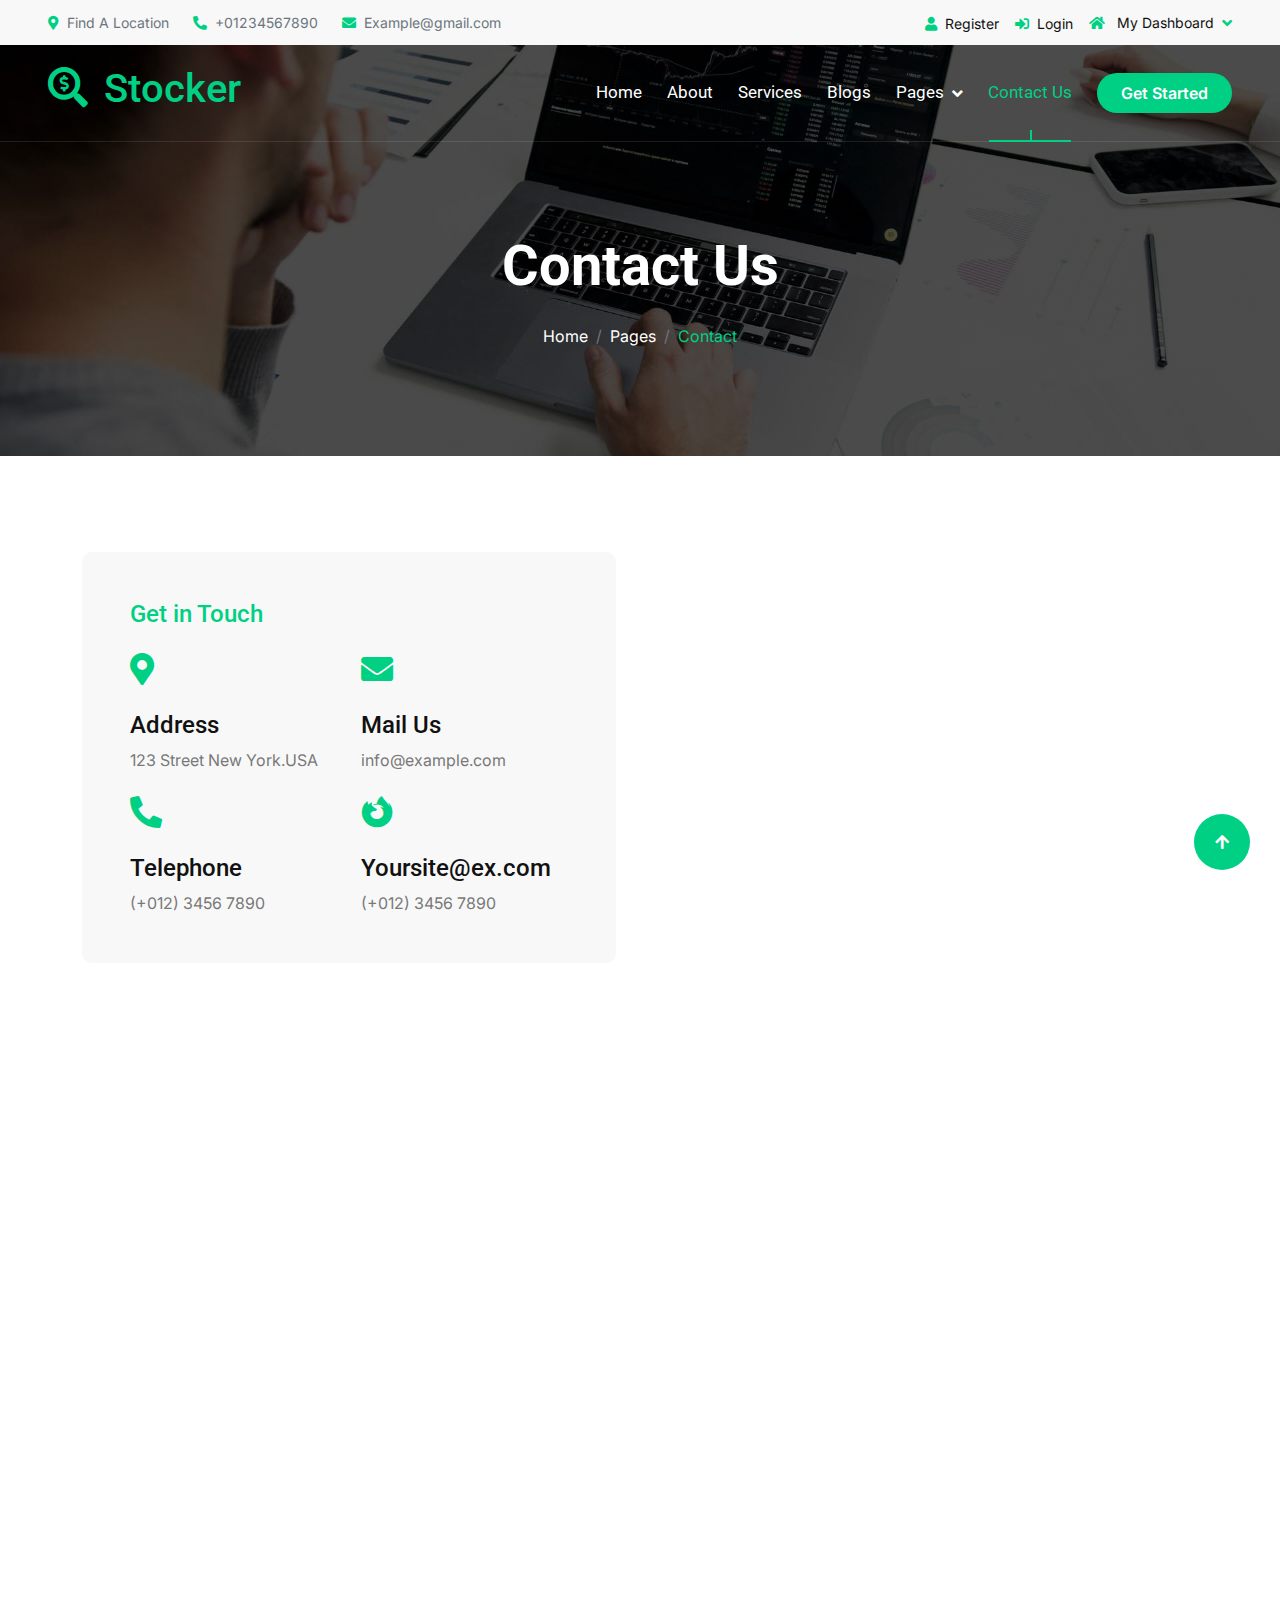
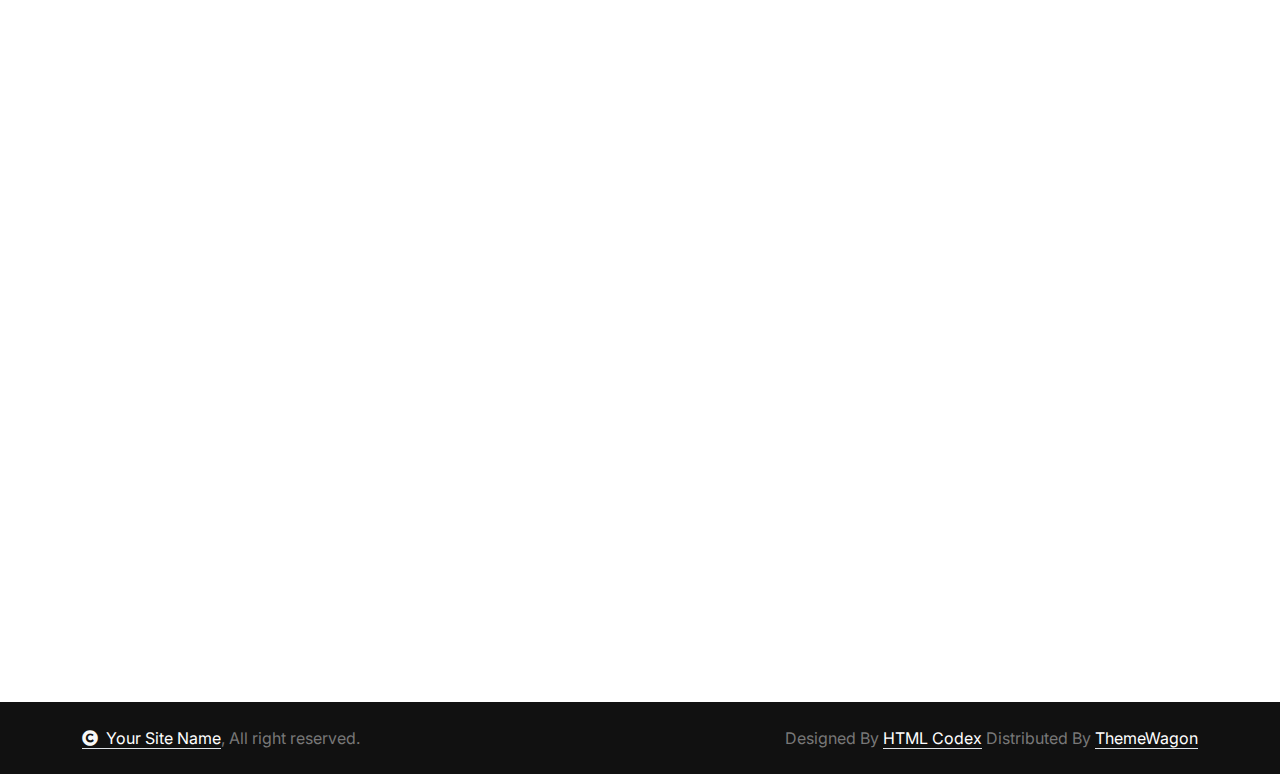
<file: contact.html>
<!DOCTYPE html>
<html lang="en">

    <head>
        <meta charset="utf-8">
        <title>Stocker - Stock Market Website Template</title>
        <meta content="width=device-width, initial-scale=1.0" name="viewport">
        <meta content="" name="keywords">
        <meta content="" name="description">

        <!-- Google Web Fonts -->
        <link rel="preconnect" href="https://fonts.googleapis.com">
        <link rel="preconnect" href="https://fonts.gstatic.com" crossorigin>
        <link href="https://fonts.googleapis.com/css2?family=Inter:wght@100..900&family=Roboto:wght@400;500;700;900&display=swap" rel="stylesheet"> 

        <!-- Icon Font Stylesheet -->
        <link rel="stylesheet" href="https://use.fontawesome.com/releases/v5.15.4/css/all.css"/>
        <link href="https://cdn.jsdelivr.net/npm/bootstrap-icons@1.4.1/font/bootstrap-icons.css" rel="stylesheet">

        <!-- Libraries Stylesheet -->
        <link href="lib/animate/animate.min.css" rel="stylesheet">
        <link href="lib/lightbox/css/lightbox.min.css" rel="stylesheet">
        <link href="lib/owlcarousel/assets/owl.carousel.min.css" rel="stylesheet">


        <!-- Customized Bootstrap Stylesheet -->
        <link href="css/bootstrap.min.css" rel="stylesheet">

        <!-- Template Stylesheet -->
        <link href="css/style.css" rel="stylesheet">
    </head>

    <body>

        <!-- Spinner Start -->
        <div id="spinner" class="show bg-white position-fixed translate-middle w-100 vh-100 top-50 start-50 d-flex align-items-center justify-content-center">
            <div class="spinner-border text-primary" style="width: 3rem; height: 3rem;" role="status">
                <span class="sr-only">Loading...</span>
            </div>
        </div>
        <!-- Spinner End -->

        <!-- Topbar Start -->
        <div class="container-fluid topbar bg-light px-5 d-none d-lg-block">
            <div class="row gx-0 align-items-center">
                <div class="col-lg-8 text-center text-lg-start mb-2 mb-lg-0">
                    <div class="d-flex flex-wrap">
                        <a href="#" class="text-muted small me-4"><i class="fas fa-map-marker-alt text-primary me-2"></i>Find A Location</a>
                        <a href="tel:+01234567890" class="text-muted small me-4"><i class="fas fa-phone-alt text-primary me-2"></i>+01234567890</a>
                        <a href="mailto:example@gmail.com" class="text-muted small me-0"><i class="fas fa-envelope text-primary me-2"></i>Example@gmail.com</a>
                    </div>
                </div>
                <div class="col-lg-4 text-center text-lg-end">
                    <div class="d-inline-flex align-items-center" style="height: 45px;">
                        <a href="#"><small class="me-3 text-dark"><i class="fa fa-user text-primary me-2"></i>Register</small></a>
                        <a href="#"><small class="me-3 text-dark"><i class="fa fa-sign-in-alt text-primary me-2"></i>Login</small></a>
                        <div class="dropdown">
                            <a href="#" class="dropdown-toggle text-dark" data-bs-toggle="dropdown"><small><i class="fa fa-home text-primary me-2"></i> My Dashboard</small></a>
                            <div class="dropdown-menu rounded">
                                <a href="#" class="dropdown-item"><i class="fas fa-user-alt me-2"></i> My Profile</a>
                                <a href="#" class="dropdown-item"><i class="fas fa-comment-alt me-2"></i> Inbox</a>
                                <a href="#" class="dropdown-item"><i class="fas fa-bell me-2"></i> Notifications</a>
                                <a href="#" class="dropdown-item"><i class="fas fa-cog me-2"></i> Account Settings</a>
                                <a href="#" class="dropdown-item"><i class="fas fa-power-off me-2"></i> Log Out</a>
                            </div>
                        </div>
                    </div>
                </div>
            </div>
        </div>
        <!-- Topbar End -->

        <!-- Navbar & Hero Start -->
        <div class="container-fluid position-relative p-0">
            <nav class="navbar navbar-expand-lg navbar-light px-4 px-lg-5 py-3 py-lg-0">
                <a href="" class="navbar-brand p-0">
                    <h1 class="text-primary"><i class="fas fa-search-dollar me-3"></i>Stocker</h1>
                    <!-- <img src="img/logo.png" alt="Logo"> -->
                </a>
                <button class="navbar-toggler" type="button" data-bs-toggle="collapse" data-bs-target="#navbarCollapse">
                    <span class="fa fa-bars"></span>
                </button>
                <div class="collapse navbar-collapse" id="navbarCollapse">
                    <div class="navbar-nav ms-auto py-0">
                        <a href="index.html" class="nav-item nav-link">Home</a>
                        <a href="about.html" class="nav-item nav-link">About</a>
                        <a href="service.html" class="nav-item nav-link">Services</a>
                        <a href="blog.html" class="nav-item nav-link">Blogs</a>
                        <div class="nav-item dropdown">
                            <a href="#" class="nav-link" data-bs-toggle="dropdown">
                                <span class="dropdown-toggle">Pages</span>
                            </a>
                            <div class="dropdown-menu m-0">
                                <a href="feature.html" class="dropdown-item">Our Features</a>
                                <a href="team.html" class="dropdown-item">Our team</a>
                                <a href="testimonial.html" class="dropdown-item">Testimonial</a>
                                <a href="offer.html" class="dropdown-item">Our offer</a>
                                <a href="FAQ.html" class="dropdown-item">FAQs</a>
                                <a href="404.html" class="dropdown-item">404 Page</a>
                            </div>
                        </div>
                        <a href="contact.html" class="nav-item nav-link active">Contact Us</a>
                    </div>
                    <a href="#" class="btn btn-primary rounded-pill py-2 px-4 my-3 my-lg-0 flex-shrink-0">Get Started</a>
                </div>
            </nav>

            <!-- Header Start -->
            <div class="container-fluid bg-breadcrumb">
                <div class="container text-center py-5" style="max-width: 900px;">
                    <h4 class="text-white display-4 mb-4 wow fadeInDown" data-wow-delay="0.1s">Contact Us</h4>
                    <ol class="breadcrumb d-flex justify-content-center mb-0 wow fadeInDown" data-wow-delay="0.3s">
                        <li class="breadcrumb-item"><a href="index.html">Home</a></li>
                        <li class="breadcrumb-item"><a href="#">Pages</a></li>
                        <li class="breadcrumb-item active text-primary">Contact</li>
                    </ol>    
                </div>
            </div>
            <!-- Header End -->
        </div>
        <!-- Navbar & Hero End -->

        <!-- Contact Start -->
        <div class="container-fluid contact py-5">
            <div class="container py-5">
                <div class="row g-5">
                    <div class="col-xl-6">
                        <div class="wow fadeInUp" data-wow-delay="0.2s">
                            <div class="bg-light rounded p-5 mb-5">
                                <h4 class="text-primary mb-4">Get in Touch</h4>
                                <div class="row g-4">
                                    <div class="col-md-6">
                                        <div class="contact-add-item">
                                            <div class="contact-icon text-primary mb-4">
                                                <i class="fas fa-map-marker-alt fa-2x"></i>
                                            </div>
                                            <div>
                                                <h4>Address</h4>
                                                <p class="mb-0">123 Street New York.USA</p>
                                            </div>
                                        </div>
                                    </div>
                                    <div class="col-md-6">
                                        <div class="contact-add-item">
                                            <div class="contact-icon text-primary mb-4">
                                                <i class="fas fa-envelope fa-2x"></i>
                                            </div>
                                            <div>
                                                <h4>Mail Us</h4>
                                                <p class="mb-0">info@example.com</p>
                                            </div>
                                        </div>
                                    </div>
                                    <div class="col-md-6">
                                        <div class="contact-add-item">
                                            <div class="contact-icon text-primary mb-4">
                                                <i class="fa fa-phone-alt fa-2x"></i>
                                            </div>
                                            <div>
                                                <h4>Telephone</h4>
                                                <p class="mb-0">(+012) 3456 7890</p>
                                            </div>
                                        </div>
                                    </div>
                                    <div class="col-md-6">
                                        <div class="contact-add-item">
                                            <div class="contact-icon text-primary mb-4">
                                                <i class="fab fa-firefox-browser fa-2x"></i>
                                            </div>
                                            <div>
                                                <h4>Yoursite@ex.com</h4>
                                                <p class="mb-0">(+012) 3456 7890</p>
                                            </div>
                                        </div>
                                    </div>
                                </div>
                            </div>
                            <div class="bg-light p-5 rounded h-100 wow fadeInUp" data-wow-delay="0.2s">
                                <h4 class="text-primary">Send Your Message</h4>
                                <p class="mb-4">The contact form is currently inactive. Get a functional and working contact form with Ajax & PHP in a few minutes. Just copy and paste the files, add a little code and you're done. <a class="text-primary fw-bold" href="https://htmlcodex.com/contact-form">Download Now</a>.</p>
                                <form>
                                    <div class="row g-4">
                                        <div class="col-lg-12 col-xl-6">
                                            <div class="form-floating">
                                                <input type="text" class="form-control border-0" id="name" placeholder="Your Name">
                                                <label for="name">Your Name</label>
                                            </div>
                                        </div>
                                        <div class="col-lg-12 col-xl-6">
                                            <div class="form-floating">
                                                <input type="email" class="form-control border-0" id="email" placeholder="Your Email">
                                                <label for="email">Your Email</label>
                                            </div>
                                        </div>
                                        <div class="col-lg-12 col-xl-6">
                                            <div class="form-floating">
                                                <input type="phone" class="form-control border-0" id="phone" placeholder="Phone">
                                                <label for="phone">Your Phone</label>
                                            </div>
                                        </div>
                                        <div class="col-lg-12 col-xl-6">
                                            <div class="form-floating">
                                                <input type="text" class="form-control border-0" id="project" placeholder="Project">
                                                <label for="project">Your Project</label>
                                            </div>
                                        </div>
                                        <div class="col-12">
                                            <div class="form-floating">
                                                <input type="text" class="form-control border-0" id="subject" placeholder="Subject">
                                                <label for="subject">Subject</label>
                                            </div>
                                        </div>
                                        <div class="col-12">
                                            <div class="form-floating">
                                                <textarea class="form-control border-0" placeholder="Leave a message here" id="message" style="height: 160px"></textarea>
                                                <label for="message">Message</label>
                                            </div>

                                        </div>
                                        <div class="col-12">
                                            <button class="btn btn-primary w-100 py-3">Send Message</button>
                                        </div>
                                    </div>
                                </form>
                            </div>
                        </div>
                    </div>
                    <div class="col-xl-6 wow fadeInRight" data-wow-delay="0.2s">
                        <div class="rounded h-100">
                            <iframe class="rounded h-100 w-100" 
                            style="height: 400px;" src="https://www.google.com/maps/embed?pb=!1m18!1m12!1m3!1d387191.33750346623!2d-73.97968099999999!3d40.6974881!2m3!1f0!2f0!3f0!3m2!1i1024!2i768!4f13.1!3m3!1m2!1s0x89c24fa5d33f083b%3A0xc80b8f06e177fe62!2sNew%20York%2C%20NY%2C%20USA!5e0!3m2!1sen!2sbd!4v1694259649153!5m2!1sen!2sbd" 
                            loading="lazy" referrerpolicy="no-referrer-when-downgrade"></iframe>
                        </div>
                    </div>
                </div>
            </div>
        </div>
        <!-- Contact End -->

        <!-- Footer Start -->
        <div class="container-fluid footer py-5 wow fadeIn" data-wow-delay="0.2s">
            <div class="container py-5 border-start-0 border-end-0" style="border: 1px solid; border-color: rgb(255, 255, 255, 0.08);">
                <div class="row g-5">
                    <div class="col-md-6 col-lg-6 col-xl-4">
                        <div class="footer-item">
                            <a href="index.html" class="p-0">
                                <h4 class="text-white"><i class="fas fa-search-dollar me-3"></i>Stocker</h4>
                                <!-- <img src="img/logo.png" alt="Logo"> -->
                            </a>
                            <p class="mb-4">Dolor amet sit justo amet elitr clita ipsum elitr est.Lorem ipsum dolor sit amet, consectetur adipiscing...</p>
                            <div class="d-flex">
                                <a href="#" class="bg-primary d-flex rounded align-items-center py-2 px-3 me-2">
                                    <i class="fas fa-apple-alt text-white"></i>
                                    <div class="ms-3">
                                        <small class="text-white">Download on the</small>
                                        <h6 class="text-white">App Store</h6>
                                    </div>
                                </a>
                                <a href="#" class="bg-dark d-flex rounded align-items-center py-2 px-3 ms-2">
                                    <i class="fas fa-play text-primary"></i>
                                    <div class="ms-3">
                                        <small class="text-white">Get it on</small>
                                        <h6 class="text-white">Google Play</h6>
                                    </div>
                                </a>
                            </div>
                        </div>
                    </div>
                    <div class="col-md-6 col-lg-6 col-xl-2">
                        <div class="footer-item">
                            <h4 class="text-white mb-4">Quick Links</h4>
                            <a href="#"><i class="fas fa-angle-right me-2"></i> About Us</a>
                            <a href="#"><i class="fas fa-angle-right me-2"></i> Feature</a>
                            <a href="#"><i class="fas fa-angle-right me-2"></i> Attractions</a>
                            <a href="#"><i class="fas fa-angle-right me-2"></i> Tickets</a>
                            <a href="#"><i class="fas fa-angle-right me-2"></i> Blog</a>
                            <a href="#"><i class="fas fa-angle-right me-2"></i> Contact us</a>
                        </div>
                    </div>
                    <div class="col-md-6 col-lg-6 col-xl-3">
                        <div class="footer-item">
                            <h4 class="text-white mb-4">Support</h4>
                            <a href="#"><i class="fas fa-angle-right me-2"></i> Privacy Policy</a>
                            <a href="#"><i class="fas fa-angle-right me-2"></i> Terms & Conditions</a>
                            <a href="#"><i class="fas fa-angle-right me-2"></i> Disclaimer</a>
                            <a href="#"><i class="fas fa-angle-right me-2"></i> Support</a>
                            <a href="#"><i class="fas fa-angle-right me-2"></i> FAQ</a>
                            <a href="#"><i class="fas fa-angle-right me-2"></i> Help</a>
                        </div>
                    </div>
                    <div class="col-md-6 col-lg-6 col-xl-3">
                        <div class="footer-item">
                            <h4 class="text-white mb-4">Contact Info</h4>
                            <div class="d-flex align-items-center">
                                <i class="fas fa-map-marker-alt text-primary me-3"></i>
                                <p class="text-white mb-0">123 Street New York.USA</p>
                            </div>
                            <div class="d-flex align-items-center">
                                <i class="fas fa-envelope text-primary me-3"></i>
                                <p class="text-white mb-0">info@example.com</p>
                            </div>
                            <div class="d-flex align-items-center">
                                <i class="fa fa-phone-alt text-primary me-3"></i>
                                <p class="text-white mb-0">(+012) 3456 7890</p>
                            </div>
                            <div class="d-flex align-items-center mb-4">
                                <i class="fab fa-firefox-browser text-primary me-3"></i>
                                <p class="text-white mb-0">Yoursite@ex.com</p>
                            </div>
                            <div class="d-flex">
                                <a class="btn btn-primary btn-sm-square rounded-circle me-3" href="#"><i class="fab fa-facebook-f text-white"></i></a>
                                <a class="btn btn-primary btn-sm-square rounded-circle me-3" href="#"><i class="fab fa-twitter text-white"></i></a>
                                <a class="btn btn-primary btn-sm-square rounded-circle me-3" href="#"><i class="fab fa-instagram text-white"></i></a>
                                <a class="btn btn-primary btn-sm-square rounded-circle me-0" href="#"><i class="fab fa-linkedin-in text-white"></i></a>
                            </div>
                        </div>
                    </div>
                </div>
            </div>
        </div>
        <!-- Footer End -->
        
        <!-- Copyright Start -->
        <div class="container-fluid copyright py-4">
            <div class="container">
                <div class="row g-4 align-items-center">
                    <div class="col-md-6 text-center text-md-start mb-md-0">
                        <span class="text-body"><a href="#" class="border-bottom text-white"><i class="fas fa-copyright text-light me-2"></i>Your Site Name</a>, All right reserved.</span>
                    </div>
                    <div class="col-md-6 text-center text-md-end text-body">
                        <!--/*** This template is free as long as you keep the below author’s credit link/attribution link/backlink. ***/-->
                        <!--/*** If you'd like to use the template without the below author’s credit link/attribution link/backlink, ***/-->
                        <!--/*** you can purchase the Credit Removal License from "https://htmlcodex.com/credit-removal". ***/-->
                        Designed By <a class="border-bottom text-white" href="https://htmlcodex.com">HTML Codex</a> Distributed By <a class="border-bottom text-white" href="https://themewagon.com">ThemeWagon</a>
                    </div>
                </div>
            </div>
        </div>
        <!-- Copyright End -->


        <!-- Back to Top -->
        <a href="#" class="btn btn-primary btn-lg-square rounded-circle back-to-top"><i class="fa fa-arrow-up"></i></a>   

        
        <!-- JavaScript Libraries -->
        <script src="https://ajax.googleapis.com/ajax/libs/jquery/3.6.4/jquery.min.js"></script>
        <script src="https://cdn.jsdelivr.net/npm/bootstrap@5.0.0/dist/js/bootstrap.bundle.min.js"></script>
        <script src="lib/wow/wow.min.js"></script>
        <script src="lib/easing/easing.min.js"></script>
        <script src="lib/waypoints/waypoints.min.js"></script>
        <script src="lib/counterup/counterup.min.js"></script>
        <script src="lib/lightbox/js/lightbox.min.js"></script>
        <script src="lib/owlcarousel/owl.carousel.min.js"></script>
        

        <!-- Template Javascript -->
        <script src="js/main.js"></script>
    </body>

</html>
</file>
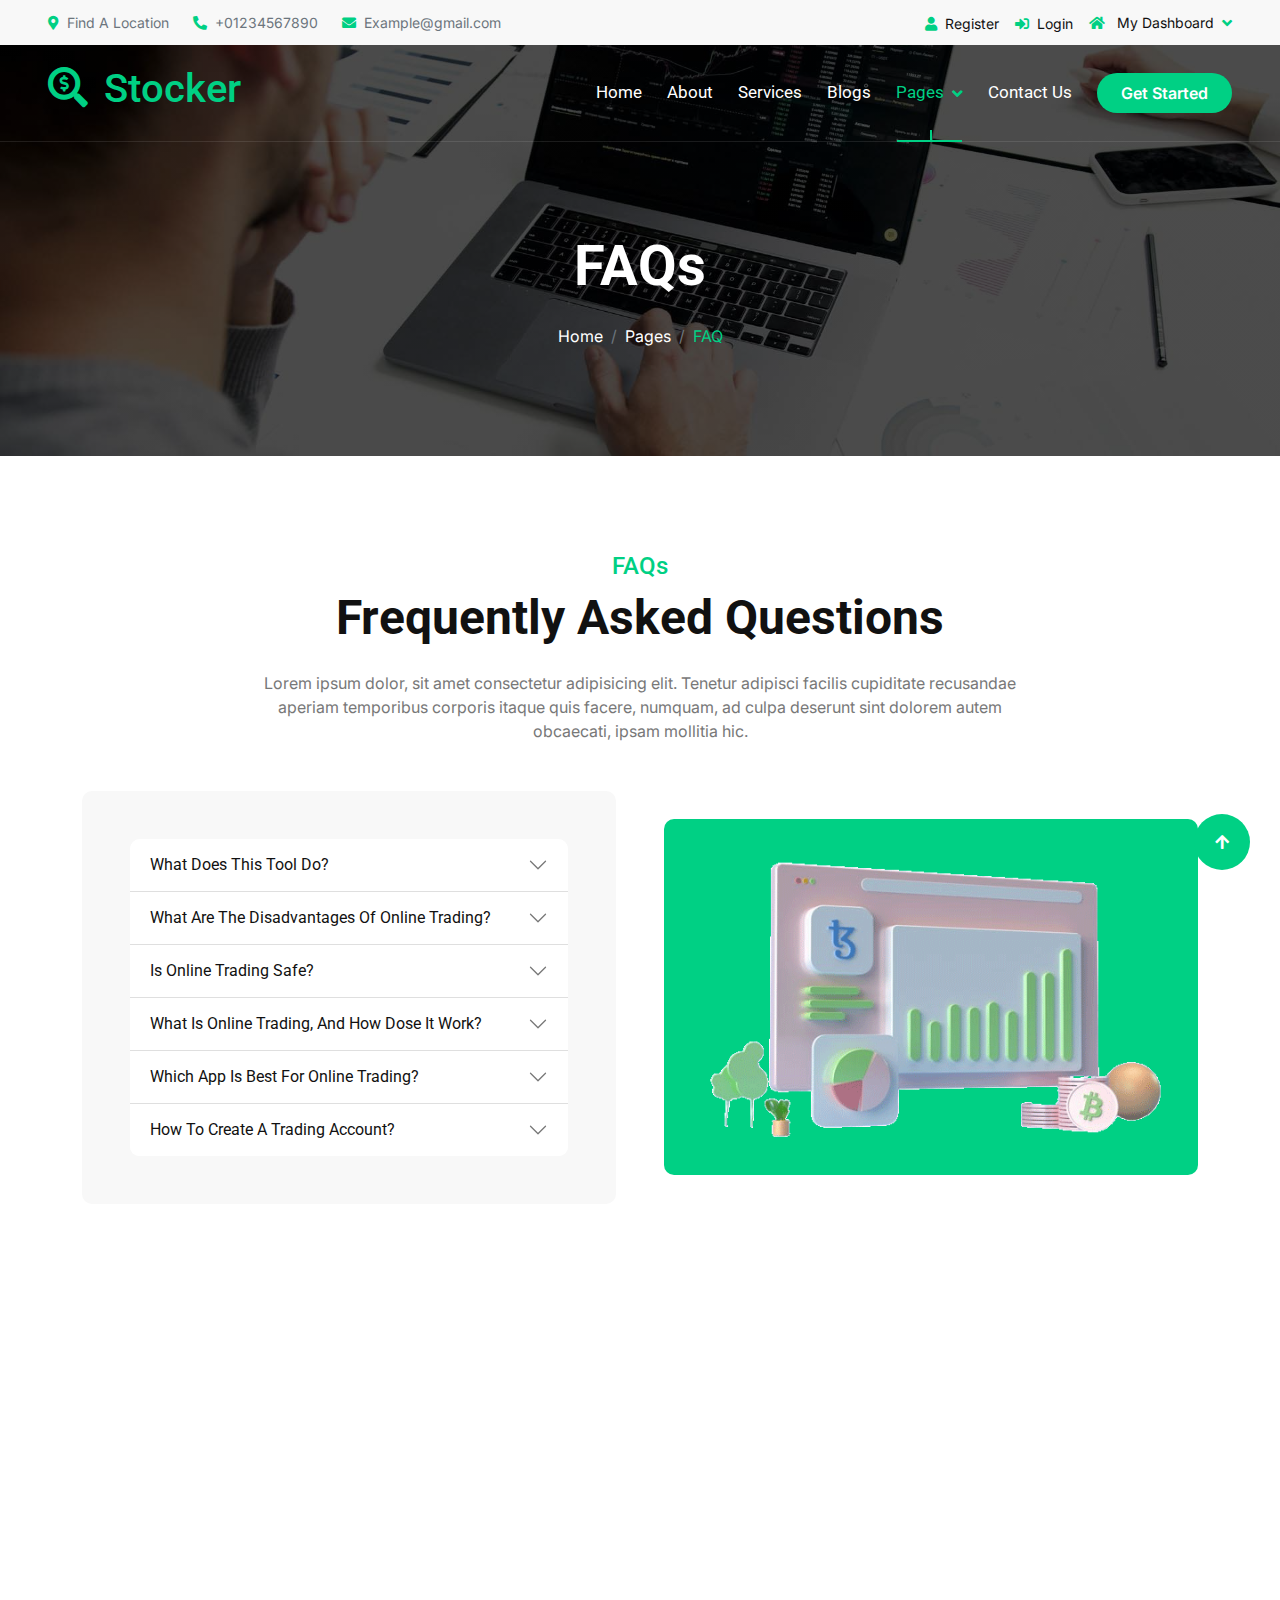
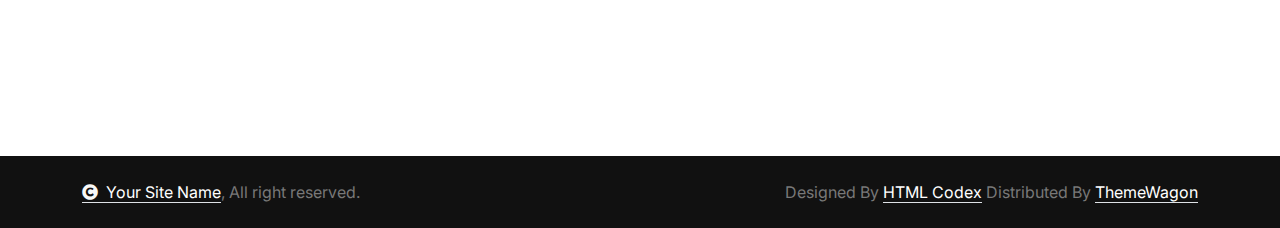
<file: FAQ.html>
<!DOCTYPE html>
<html lang="en">

    <head>
        <meta charset="utf-8">
        <title>Stocker - Stock Market Website Template</title>
        <meta content="width=device-width, initial-scale=1.0" name="viewport">
        <meta content="" name="keywords">
        <meta content="" name="description">

        <!-- Google Web Fonts -->
        <link rel="preconnect" href="https://fonts.googleapis.com">
        <link rel="preconnect" href="https://fonts.gstatic.com" crossorigin>
        <link href="https://fonts.googleapis.com/css2?family=Inter:wght@100..900&family=Roboto:wght@400;500;700;900&display=swap" rel="stylesheet"> 

        <!-- Icon Font Stylesheet -->
        <link rel="stylesheet" href="https://use.fontawesome.com/releases/v5.15.4/css/all.css"/>
        <link href="https://cdn.jsdelivr.net/npm/bootstrap-icons@1.4.1/font/bootstrap-icons.css" rel="stylesheet">

        <!-- Libraries Stylesheet -->
        <link href="lib/animate/animate.min.css" rel="stylesheet">
        <link href="lib/lightbox/css/lightbox.min.css" rel="stylesheet">
        <link href="lib/owlcarousel/assets/owl.carousel.min.css" rel="stylesheet">


        <!-- Customized Bootstrap Stylesheet -->
        <link href="css/bootstrap.min.css" rel="stylesheet">

        <!-- Template Stylesheet -->
        <link href="css/style.css" rel="stylesheet">
    </head>

    <body>

        <!-- Spinner Start -->
        <div id="spinner" class="show bg-white position-fixed translate-middle w-100 vh-100 top-50 start-50 d-flex align-items-center justify-content-center">
            <div class="spinner-border text-primary" style="width: 3rem; height: 3rem;" role="status">
                <span class="sr-only">Loading...</span>
            </div>
        </div>
        <!-- Spinner End -->

        <!-- Topbar Start -->
        <div class="container-fluid topbar bg-light px-5 d-none d-lg-block">
            <div class="row gx-0 align-items-center">
                <div class="col-lg-8 text-center text-lg-start mb-2 mb-lg-0">
                    <div class="d-flex flex-wrap">
                        <a href="#" class="text-muted small me-4"><i class="fas fa-map-marker-alt text-primary me-2"></i>Find A Location</a>
                        <a href="tel:+01234567890" class="text-muted small me-4"><i class="fas fa-phone-alt text-primary me-2"></i>+01234567890</a>
                        <a href="mailto:example@gmail.com" class="text-muted small me-0"><i class="fas fa-envelope text-primary me-2"></i>Example@gmail.com</a>
                    </div>
                </div>
                <div class="col-lg-4 text-center text-lg-end">
                    <div class="d-inline-flex align-items-center" style="height: 45px;">
                        <a href="#"><small class="me-3 text-dark"><i class="fa fa-user text-primary me-2"></i>Register</small></a>
                        <a href="#"><small class="me-3 text-dark"><i class="fa fa-sign-in-alt text-primary me-2"></i>Login</small></a>
                        <div class="dropdown">
                            <a href="#" class="dropdown-toggle text-dark" data-bs-toggle="dropdown"><small><i class="fa fa-home text-primary me-2"></i> My Dashboard</small></a>
                            <div class="dropdown-menu rounded">
                                <a href="#" class="dropdown-item"><i class="fas fa-user-alt me-2"></i> My Profile</a>
                                <a href="#" class="dropdown-item"><i class="fas fa-comment-alt me-2"></i> Inbox</a>
                                <a href="#" class="dropdown-item"><i class="fas fa-bell me-2"></i> Notifications</a>
                                <a href="#" class="dropdown-item"><i class="fas fa-cog me-2"></i> Account Settings</a>
                                <a href="#" class="dropdown-item"><i class="fas fa-power-off me-2"></i> Log Out</a>
                            </div>
                        </div>
                    </div>
                </div>
            </div>
        </div>
        <!-- Topbar End -->

        <!-- Navbar & Hero Start -->
        <div class="container-fluid position-relative p-0">
            <nav class="navbar navbar-expand-lg navbar-light px-4 px-lg-5 py-3 py-lg-0">
                <a href="" class="navbar-brand p-0">
                    <h1 class="text-primary"><i class="fas fa-search-dollar me-3"></i>Stocker</h1>
                    <!-- <img src="img/logo.png" alt="Logo"> -->
                </a>
                <button class="navbar-toggler" type="button" data-bs-toggle="collapse" data-bs-target="#navbarCollapse">
                    <span class="fa fa-bars"></span>
                </button>
                <div class="collapse navbar-collapse" id="navbarCollapse">
                    <div class="navbar-nav ms-auto py-0">
                        <a href="index.html" class="nav-item nav-link">Home</a>
                        <a href="about.html" class="nav-item nav-link">About</a>
                        <a href="service.html" class="nav-item nav-link">Services</a>
                        <a href="blog.html" class="nav-item nav-link">Blogs</a>
                        <div class="nav-item dropdown">
                            <a href="#" class="nav-link active" data-bs-toggle="dropdown">
                                <span class="dropdown-toggle">Pages</span>
                            </a>
                            <div class="dropdown-menu m-0">
                                <a href="feature.html" class="dropdown-item">Our Features</a>
                                <a href="team.html" class="dropdown-item">Our team</a>
                                <a href="testimonial.html" class="dropdown-item">Testimonial</a>
                                <a href="offer.html" class="dropdown-item">Our offer</a>
                                <a href="FAQ.html" class="dropdown-item active">FAQs</a>
                                <a href="404.html" class="dropdown-item">404 Page</a>
                            </div>
                        </div>
                        <a href="contact.html" class="nav-item nav-link">Contact Us</a>
                    </div>
                    <a href="#" class="btn btn-primary rounded-pill py-2 px-4 my-3 my-lg-0 flex-shrink-0">Get Started</a>
                </div>
            </nav>

            <!-- Header Start -->
            <div class="container-fluid bg-breadcrumb">
                <div class="container text-center py-5" style="max-width: 900px;">
                    <h4 class="text-white display-4 mb-4 wow fadeInDown" data-wow-delay="0.1s">FAQs</h4>
                    <ol class="breadcrumb d-flex justify-content-center mb-0 wow fadeInDown" data-wow-delay="0.3s">
                        <li class="breadcrumb-item"><a href="index.html">Home</a></li>
                        <li class="breadcrumb-item"><a href="#">Pages</a></li>
                        <li class="breadcrumb-item active text-primary">FAQ</li>
                    </ol>    
                </div>
            </div>
            <!-- Header End -->
        </div>
        <!-- Navbar & Hero End -->


        <!-- FAQs Start -->
        <div class="container-fluid faq-section py-5">
            <div class="container py-5 overflow-hidden">
                <div class="text-center mx-auto pb-5 wow fadeInUp" data-wow-delay="0.2s" style="max-width: 800px;">
                    <h4 class="text-primary">FAQs</h4>
                    <h1 class="display-5 mb-4">Frequently Asked Questions</h1>
                    <p class="mb-0">Lorem ipsum dolor, sit amet consectetur adipisicing elit. Tenetur adipisci facilis cupiditate recusandae aperiam temporibus corporis itaque quis facere, numquam, ad culpa deserunt sint dolorem autem obcaecati, ipsam mollitia hic.
                    </p>
                </div>
                <div class="row g-5 align-items-center">
                    <div class="col-lg-6 wow fadeInLeft" data-wow-delay="0.2s">
                        <div class="accordion accordion-flush bg-light rounded p-5" id="accordionFlushSection">
                            <div class="accordion-item rounded-top">
                                <h2 class="accordion-header" id="flush-headingOne">
                                    <button class="accordion-button collapsed rounded-top" type="button" data-bs-toggle="collapse" data-bs-target="#flush-collapseOne" aria-expanded="false" aria-controls="flush-collapseOne">
                                    What Does This Tool Do?
                                    </button>
                                </h2>
                                <div id="flush-collapseOne" class="accordion-collapse collapse" aria-labelledby="flush-headingOne" data-bs-parent="#accordionFlushSection">
                                    <div class="accordion-body">Placeholder content for this accordion, which is intended to demonstrate the <code>.accordion-flush</code> class. This is the first item's accordion body.</div>
                                </div>
                            </div>
                            <div class="accordion-item">
                                <h2 class="accordion-header" id="flush-headingTwo">
                                    <button class="accordion-button collapsed" type="button" data-bs-toggle="collapse" data-bs-target="#flush-collapseTwo" aria-expanded="false" aria-controls="flush-collapseTwo">
                                    What Are The Disadvantages Of Online Trading?
                                    </button>
                                </h2>
                                <div id="flush-collapseTwo" class="accordion-collapse collapse" aria-labelledby="flush-headingTwo" data-bs-parent="#accordionFlushSection">
                                    <div class="accordion-body">Placeholder content for this accordion, which is intended to demonstrate the <code>.accordion-flush</code> class. This is the second item's accordion body. Let's imagine this being filled with some actual content.</div>
                                </div>
                            </div>
                            <div class="accordion-item">
                                <h2 class="accordion-header" id="flush-headingThree">
                                    <button class="accordion-button collapsed" type="button" data-bs-toggle="collapse" data-bs-target="#flush-collapseThree" aria-expanded="false" aria-controls="flush-collapseThree">
                                    Is Online Trading Safe?
                                    </button>
                                </h2>
                                <div id="flush-collapseThree" class="accordion-collapse collapse" aria-labelledby="flush-headingThree" data-bs-parent="#accordionFlushSection">
                                    <div class="accordion-body">Placeholder content for this accordion, which is intended to demonstrate the <code>.accordion-flush</code> class. This is the second item's accordion body. Let's imagine this being filled with some actual content.</div>
                                </div>
                            </div>
                            <div class="accordion-item">
                                <h2 class="accordion-header" id="flush-headingFour">
                                    <button class="accordion-button collapsed" type="button" data-bs-toggle="collapse" data-bs-target="#flush-collapseFour" aria-expanded="false" aria-controls="flush-collapseFour">
                                    What Is Online Trading, And How Dose It Work?
                                    </button>
                                </h2>
                                <div id="flush-collapseFour" class="accordion-collapse collapse" aria-labelledby="flush-headingFour" data-bs-parent="#accordionFlushSection">
                                    <div class="accordion-body">Placeholder content for this accordion, which is intended to demonstrate the <code>.accordion-flush</code> class. This is the second item's accordion body. Let's imagine this being filled with some actual content.</div>
                                </div>
                            </div>
                            <div class="accordion-item">
                                <h2 class="accordion-header" id="flush-headingFive">
                                    <button class="accordion-button collapsed" type="button" data-bs-toggle="collapse" data-bs-target="#flush-collapseFive" aria-expanded="false" aria-controls="flush-collapseFive">
                                    Which App Is Best For Online Trading?
                                    </button>
                                </h2>
                                <div id="flush-collapseFive" class="accordion-collapse collapse" aria-labelledby="flush-headingFive" data-bs-parent="#accordionFlushSection">
                                    <div class="accordion-body">Placeholder content for this accordion, which is intended to demonstrate the <code>.accordion-flush</code> class. This is the second item's accordion body. Let's imagine this being filled with some actual content.</div>
                                </div>
                            </div>
                            <div class="accordion-item rounded-bottom">
                                <h2 class="accordion-header" id="flush-headingSix">
                                    <button class="accordion-button collapsed" type="button" data-bs-toggle="collapse" data-bs-target="#flush-collapseSix" aria-expanded="false" aria-controls="flush-collapseSix">
                                    How To Create A Trading Account?
                                    </button>
                                </h2>
                                <div id="flush-collapseSix" class="accordion-collapse collapse" aria-labelledby="flush-headingSix" data-bs-parent="#accordionFlushSection">
                                    <div class="accordion-body">Placeholder content for this accordion, which is intended to demonstrate the <code>.accordion-flush</code> class. This is the third item's accordion body. Nothing more exciting happening here in terms of content, but just filling up the space to make it look, at least at first glance, a bit more representative of how this would look in a real-world application.</div>
                                </div>
                            </div>
                        </div>
                    </div>
                    <div class="col-lg-6 wow fadeInRight" data-wow-delay="0.2s">
                        <div class="bg-primary rounded">
                            <img src="img/about-2.png" class="img-fluid w-100" alt="">
                        </div>
                    </div>
                </div>
            </div>
        </div>
        <!-- FAQs End -->

        <!-- Footer Start -->
        <div class="container-fluid footer py-5 wow fadeIn" data-wow-delay="0.2s">
            <div class="container py-5 border-start-0 border-end-0" style="border: 1px solid; border-color: rgb(255, 255, 255, 0.08);">
                <div class="row g-5">
                    <div class="col-md-6 col-lg-6 col-xl-4">
                        <div class="footer-item">
                            <a href="index.html" class="p-0">
                                <h4 class="text-white"><i class="fas fa-search-dollar me-3"></i>Stocker</h4>
                                <!-- <img src="img/logo.png" alt="Logo"> -->
                            </a>
                            <p class="mb-4">Dolor amet sit justo amet elitr clita ipsum elitr est.Lorem ipsum dolor sit amet, consectetur adipiscing...</p>
                            <div class="d-flex">
                                <a href="#" class="bg-primary d-flex rounded align-items-center py-2 px-3 me-2">
                                    <i class="fas fa-apple-alt text-white"></i>
                                    <div class="ms-3">
                                        <small class="text-white">Download on the</small>
                                        <h6 class="text-white">App Store</h6>
                                    </div>
                                </a>
                                <a href="#" class="bg-dark d-flex rounded align-items-center py-2 px-3 ms-2">
                                    <i class="fas fa-play text-primary"></i>
                                    <div class="ms-3">
                                        <small class="text-white">Get it on</small>
                                        <h6 class="text-white">Google Play</h6>
                                    </div>
                                </a>
                            </div>
                        </div>
                    </div>
                    <div class="col-md-6 col-lg-6 col-xl-2">
                        <div class="footer-item">
                            <h4 class="text-white mb-4">Quick Links</h4>
                            <a href="#"><i class="fas fa-angle-right me-2"></i> About Us</a>
                            <a href="#"><i class="fas fa-angle-right me-2"></i> Feature</a>
                            <a href="#"><i class="fas fa-angle-right me-2"></i> Attractions</a>
                            <a href="#"><i class="fas fa-angle-right me-2"></i> Tickets</a>
                            <a href="#"><i class="fas fa-angle-right me-2"></i> Blog</a>
                            <a href="#"><i class="fas fa-angle-right me-2"></i> Contact us</a>
                        </div>
                    </div>
                    <div class="col-md-6 col-lg-6 col-xl-3">
                        <div class="footer-item">
                            <h4 class="text-white mb-4">Support</h4>
                            <a href="#"><i class="fas fa-angle-right me-2"></i> Privacy Policy</a>
                            <a href="#"><i class="fas fa-angle-right me-2"></i> Terms & Conditions</a>
                            <a href="#"><i class="fas fa-angle-right me-2"></i> Disclaimer</a>
                            <a href="#"><i class="fas fa-angle-right me-2"></i> Support</a>
                            <a href="#"><i class="fas fa-angle-right me-2"></i> FAQ</a>
                            <a href="#"><i class="fas fa-angle-right me-2"></i> Help</a>
                        </div>
                    </div>
                    <div class="col-md-6 col-lg-6 col-xl-3">
                        <div class="footer-item">
                            <h4 class="text-white mb-4">Contact Info</h4>
                            <div class="d-flex align-items-center">
                                <i class="fas fa-map-marker-alt text-primary me-3"></i>
                                <p class="text-white mb-0">123 Street New York.USA</p>
                            </div>
                            <div class="d-flex align-items-center">
                                <i class="fas fa-envelope text-primary me-3"></i>
                                <p class="text-white mb-0">info@example.com</p>
                            </div>
                            <div class="d-flex align-items-center">
                                <i class="fa fa-phone-alt text-primary me-3"></i>
                                <p class="text-white mb-0">(+012) 3456 7890</p>
                            </div>
                            <div class="d-flex align-items-center mb-4">
                                <i class="fab fa-firefox-browser text-primary me-3"></i>
                                <p class="text-white mb-0">Yoursite@ex.com</p>
                            </div>
                            <div class="d-flex">
                                <a class="btn btn-primary btn-sm-square rounded-circle me-3" href="#"><i class="fab fa-facebook-f text-white"></i></a>
                                <a class="btn btn-primary btn-sm-square rounded-circle me-3" href="#"><i class="fab fa-twitter text-white"></i></a>
                                <a class="btn btn-primary btn-sm-square rounded-circle me-3" href="#"><i class="fab fa-instagram text-white"></i></a>
                                <a class="btn btn-primary btn-sm-square rounded-circle me-0" href="#"><i class="fab fa-linkedin-in text-white"></i></a>
                            </div>
                        </div>
                    </div>
                </div>
            </div>
        </div>
        <!-- Footer End -->
        
        <!-- Copyright Start -->
        <div class="container-fluid copyright py-4">
            <div class="container">
                <div class="row g-4 align-items-center">
                    <div class="col-md-6 text-center text-md-start mb-md-0">
                        <span class="text-body"><a href="#" class="border-bottom text-white"><i class="fas fa-copyright text-light me-2"></i>Your Site Name</a>, All right reserved.</span>
                    </div>
                    <div class="col-md-6 text-center text-md-end text-body">
                        <!--/*** This template is free as long as you keep the below author’s credit link/attribution link/backlink. ***/-->
                        <!--/*** If you'd like to use the template without the below author’s credit link/attribution link/backlink, ***/-->
                        <!--/*** you can purchase the Credit Removal License from "https://htmlcodex.com/credit-removal". ***/-->
                        Designed By <a class="border-bottom text-white" href="https://htmlcodex.com">HTML Codex</a> Distributed By <a class="border-bottom text-white" href="https://themewagon.com">ThemeWagon</a>
                    </div>
                </div>
            </div>
        </div>
        <!-- Copyright End -->


        <!-- Back to Top -->
        <a href="#" class="btn btn-primary btn-lg-square rounded-circle back-to-top"><i class="fa fa-arrow-up"></i></a>   

        
        <!-- JavaScript Libraries -->
        <script src="https://ajax.googleapis.com/ajax/libs/jquery/3.6.4/jquery.min.js"></script>
        <script src="https://cdn.jsdelivr.net/npm/bootstrap@5.0.0/dist/js/bootstrap.bundle.min.js"></script>
        <script src="lib/wow/wow.min.js"></script>
        <script src="lib/easing/easing.min.js"></script>
        <script src="lib/waypoints/waypoints.min.js"></script>
        <script src="lib/counterup/counterup.min.js"></script>
        <script src="lib/lightbox/js/lightbox.min.js"></script>
        <script src="lib/owlcarousel/owl.carousel.min.js"></script>
        

        <!-- Template Javascript -->
        <script src="js/main.js"></script>
    </body>

</html>
</file>
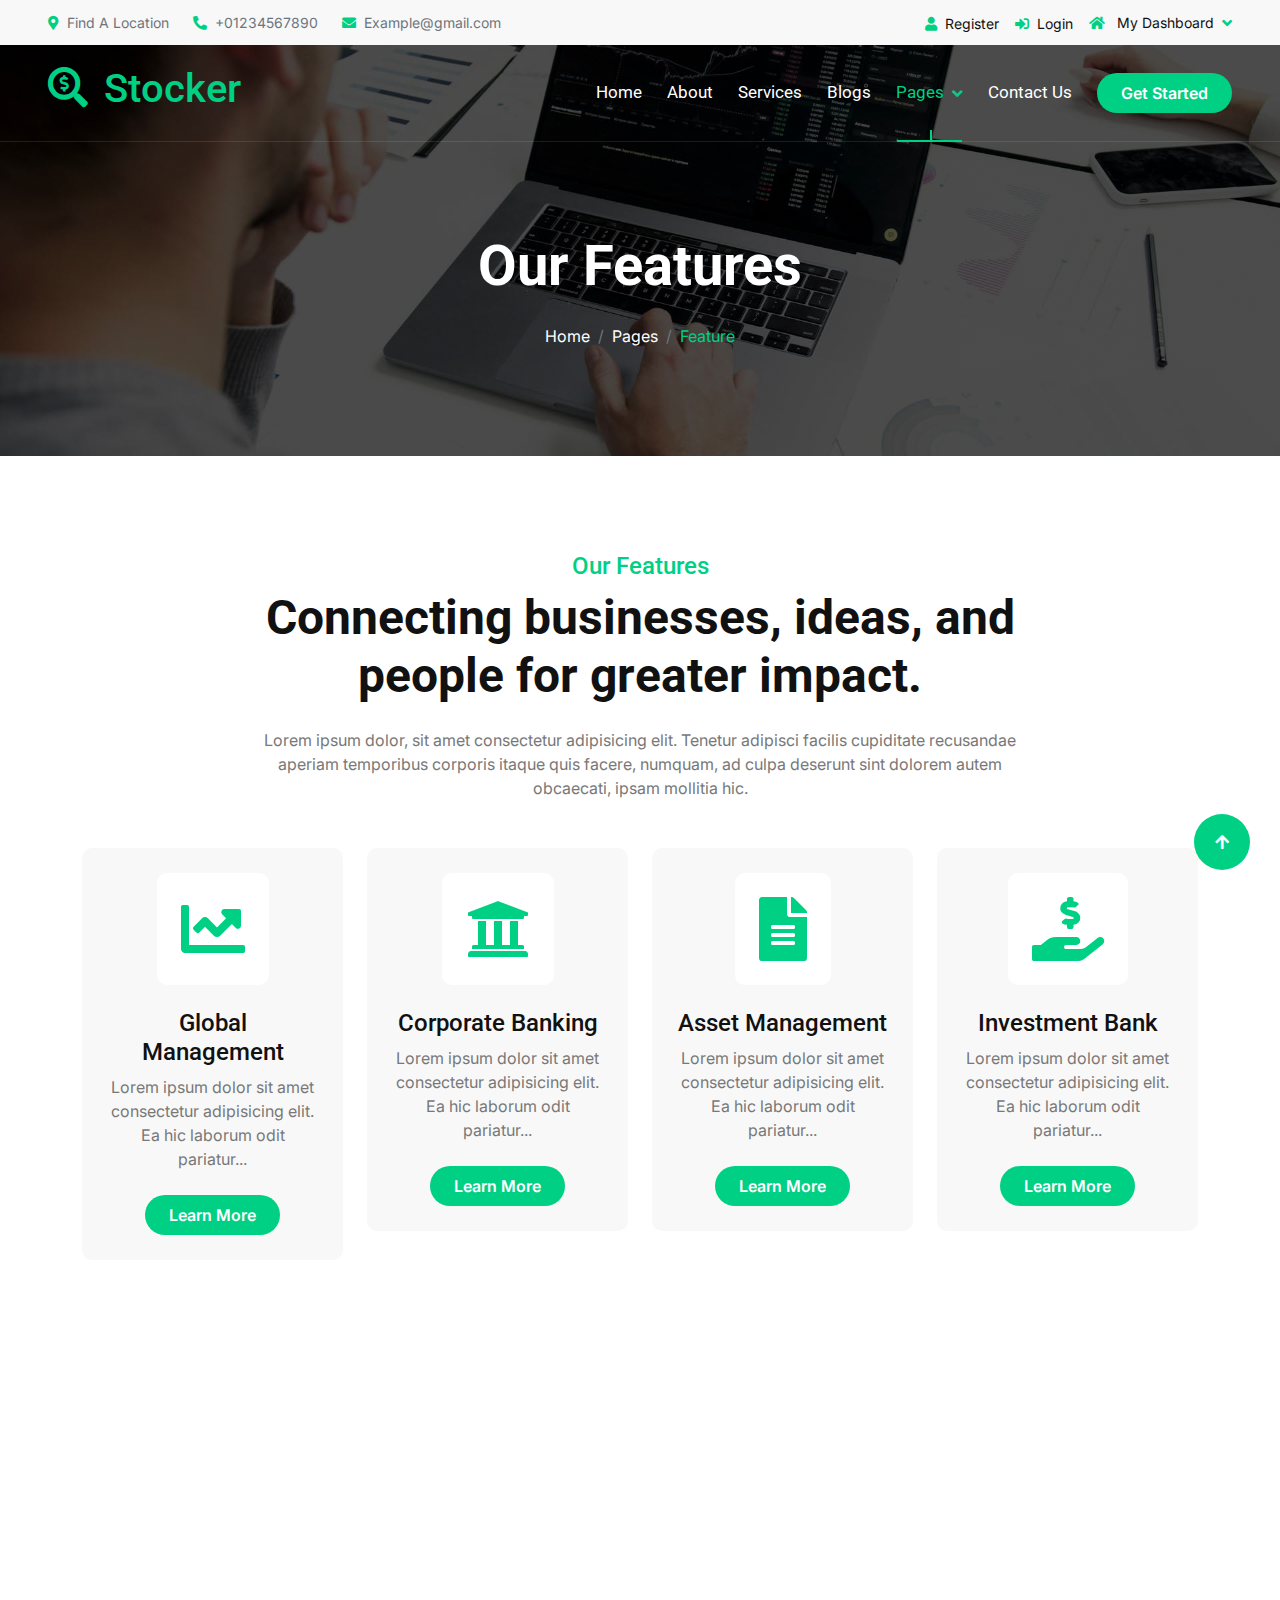
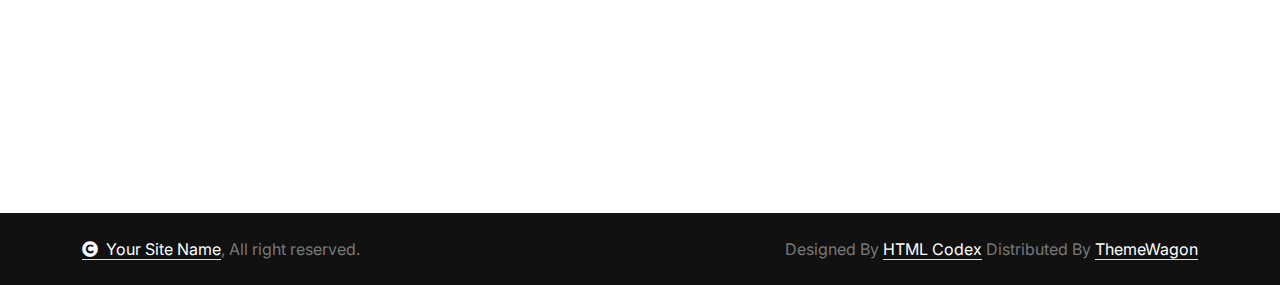
<file: feature.html>
<!DOCTYPE html>
<html lang="en">

    <head>
        <meta charset="utf-8">
        <title>Stocker - Stock Market Website Template</title>
        <meta content="width=device-width, initial-scale=1.0" name="viewport">
        <meta content="" name="keywords">
        <meta content="" name="description">

        <!-- Google Web Fonts -->
        <link rel="preconnect" href="https://fonts.googleapis.com">
        <link rel="preconnect" href="https://fonts.gstatic.com" crossorigin>
        <link href="https://fonts.googleapis.com/css2?family=Inter:wght@100..900&family=Roboto:wght@400;500;700;900&display=swap" rel="stylesheet"> 

        <!-- Icon Font Stylesheet -->
        <link rel="stylesheet" href="https://use.fontawesome.com/releases/v5.15.4/css/all.css"/>
        <link href="https://cdn.jsdelivr.net/npm/bootstrap-icons@1.4.1/font/bootstrap-icons.css" rel="stylesheet">

        <!-- Libraries Stylesheet -->
        <link href="lib/animate/animate.min.css" rel="stylesheet">
        <link href="lib/lightbox/css/lightbox.min.css" rel="stylesheet">
        <link href="lib/owlcarousel/assets/owl.carousel.min.css" rel="stylesheet">


        <!-- Customized Bootstrap Stylesheet -->
        <link href="css/bootstrap.min.css" rel="stylesheet">

        <!-- Template Stylesheet -->
        <link href="css/style.css" rel="stylesheet">
    </head>

    <body>

        <!-- Spinner Start -->
        <div id="spinner" class="show bg-white position-fixed translate-middle w-100 vh-100 top-50 start-50 d-flex align-items-center justify-content-center">
            <div class="spinner-border text-primary" style="width: 3rem; height: 3rem;" role="status">
                <span class="sr-only">Loading...</span>
            </div>
        </div>
        <!-- Spinner End -->

        <!-- Topbar Start -->
        <div class="container-fluid topbar bg-light px-5 d-none d-lg-block">
            <div class="row gx-0 align-items-center">
                <div class="col-lg-8 text-center text-lg-start mb-2 mb-lg-0">
                    <div class="d-flex flex-wrap">
                        <a href="#" class="text-muted small me-4"><i class="fas fa-map-marker-alt text-primary me-2"></i>Find A Location</a>
                        <a href="tel:+01234567890" class="text-muted small me-4"><i class="fas fa-phone-alt text-primary me-2"></i>+01234567890</a>
                        <a href="mailto:example@gmail.com" class="text-muted small me-0"><i class="fas fa-envelope text-primary me-2"></i>Example@gmail.com</a>
                    </div>
                </div>
                <div class="col-lg-4 text-center text-lg-end">
                    <div class="d-inline-flex align-items-center" style="height: 45px;">
                        <a href="#"><small class="me-3 text-dark"><i class="fa fa-user text-primary me-2"></i>Register</small></a>
                        <a href="#"><small class="me-3 text-dark"><i class="fa fa-sign-in-alt text-primary me-2"></i>Login</small></a>
                        <div class="dropdown">
                            <a href="#" class="dropdown-toggle text-dark" data-bs-toggle="dropdown"><small><i class="fa fa-home text-primary me-2"></i> My Dashboard</small></a>
                            <div class="dropdown-menu rounded">
                                <a href="#" class="dropdown-item"><i class="fas fa-user-alt me-2"></i> My Profile</a>
                                <a href="#" class="dropdown-item"><i class="fas fa-comment-alt me-2"></i> Inbox</a>
                                <a href="#" class="dropdown-item"><i class="fas fa-bell me-2"></i> Notifications</a>
                                <a href="#" class="dropdown-item"><i class="fas fa-cog me-2"></i> Account Settings</a>
                                <a href="#" class="dropdown-item"><i class="fas fa-power-off me-2"></i> Log Out</a>
                            </div>
                        </div>
                    </div>
                </div>
            </div>
        </div>
        <!-- Topbar End -->

        <!-- Navbar & Hero Start -->
        <div class="container-fluid position-relative p-0">
            <nav class="navbar navbar-expand-lg navbar-light px-4 px-lg-5 py-3 py-lg-0">
                <a href="" class="navbar-brand p-0">
                    <h1 class="text-primary"><i class="fas fa-search-dollar me-3"></i>Stocker</h1>
                    <!-- <img src="img/logo.png" alt="Logo"> -->
                </a>
                <button class="navbar-toggler" type="button" data-bs-toggle="collapse" data-bs-target="#navbarCollapse">
                    <span class="fa fa-bars"></span>
                </button>
                <div class="collapse navbar-collapse" id="navbarCollapse">
                    <div class="navbar-nav ms-auto py-0">
                        <a href="index.html" class="nav-item nav-link">Home</a>
                        <a href="about.html" class="nav-item nav-link">About</a>
                        <a href="service.html" class="nav-item nav-link">Services</a>
                        <a href="blog.html" class="nav-item nav-link">Blogs</a>
                        <div class="nav-item dropdown">
                            <a href="#" class="nav-link active" data-bs-toggle="dropdown">
                                <span class="dropdown-toggle">Pages</span>
                            </a>
                            <div class="dropdown-menu m-0">
                                <a href="feature.html" class="dropdown-item active">Our Features</a>
                                <a href="team.html" class="dropdown-item">Our team</a>
                                <a href="testimonial.html" class="dropdown-item">Testimonial</a>
                                <a href="offer.html" class="dropdown-item">Our offer</a>
                                <a href="FAQ.html" class="dropdown-item">FAQs</a>
                                <a href="404.html" class="dropdown-item">404 Page</a>
                            </div>
                        </div>
                        <a href="contact.html" class="nav-item nav-link">Contact Us</a>
                    </div>
                    <a href="#" class="btn btn-primary rounded-pill py-2 px-4 my-3 my-lg-0 flex-shrink-0">Get Started</a>
                </div>
            </nav>

            <!-- Header Start -->
            <div class="container-fluid bg-breadcrumb">
                <div class="container text-center py-5" style="max-width: 900px;">
                    <h4 class="text-white display-4 mb-4 wow fadeInDown" data-wow-delay="0.1s">Our Features</h4>
                    <ol class="breadcrumb d-flex justify-content-center mb-0 wow fadeInDown" data-wow-delay="0.3s">
                        <li class="breadcrumb-item"><a href="index.html">Home</a></li>
                        <li class="breadcrumb-item"><a href="#">Pages</a></li>
                        <li class="breadcrumb-item active text-primary">Feature</li>
                    </ol>    
                </div>
            </div>
            <!-- Header End -->
        </div>
        <!-- Navbar & Hero End -->


        <!-- Features Start -->
        <div class="container-fluid feature py-5">
            <div class="container py-5">
                <div class="text-center mx-auto pb-5 wow fadeInUp" data-wow-delay="0.2s" style="max-width: 800px;">
                    <h4 class="text-primary">Our Features</h4>
                    <h1 class="display-5 mb-4">Connecting businesses, ideas, and people for greater impact.</h1>
                    <p class="mb-0">Lorem ipsum dolor, sit amet consectetur adipisicing elit. Tenetur adipisci facilis cupiditate recusandae aperiam temporibus corporis itaque quis facere, numquam, ad culpa deserunt sint dolorem autem obcaecati, ipsam mollitia hic.
                    </p>
                </div>
                <div class="row g-4">
                    <div class="col-md-6 col-lg-6 col-xl-3 wow fadeInUp" data-wow-delay="0.2s">
                        <div class="feature-item p-4">
                            <div class="feature-icon p-4 mb-4">
                                <i class="fas fa-chart-line fa-4x text-primary"></i>
                            </div>
                            <h4>Global Management</h4>
                            <p class="mb-4">Lorem ipsum dolor sit amet consectetur adipisicing elit. Ea hic laborum odit pariatur...
                            </p>
                            <a class="btn btn-primary rounded-pill py-2 px-4" href="#">Learn More</a>
                        </div>
                    </div>
                    <div class="col-md-6 col-lg-6 col-xl-3 wow fadeInUp" data-wow-delay="0.4s">
                        <div class="feature-item p-4">
                            <div class="feature-icon p-4 mb-4">
                                <i class="fas fa-university fa-4x text-primary"></i>
                            </div>
                            <h4>Corporate Banking</h4>
                            <p class="mb-4">Lorem ipsum dolor sit amet consectetur adipisicing elit. Ea hic laborum odit pariatur...
                            </p>
                            <a class="btn btn-primary rounded-pill py-2 px-4" href="#">Learn More</a>
                        </div>
                    </div>
                    <div class="col-md-6 col-lg-6 col-xl-3 wow fadeInUp" data-wow-delay="0.6s">
                        <div class="feature-item p-4">
                            <div class="feature-icon p-4 mb-4">
                                <i class="fas fa-file-alt fa-4x text-primary"></i>
                            </div>
                            <h4>Asset Management</h4>
                            <p class="mb-4">Lorem ipsum dolor sit amet consectetur adipisicing elit. Ea hic laborum odit pariatur...
                            </p>
                            <a class="btn btn-primary rounded-pill py-2 px-4" href="#">Learn More</a>
                        </div>
                    </div>
                    <div class="col-md-6 col-lg-6 col-xl-3 wow fadeInUp" data-wow-delay="0.8s">
                        <div class="feature-item p-4">
                            <div class="feature-icon p-4 mb-4">
                                <i class="fas fa-hand-holding-usd fa-4x text-primary"></i>
                            </div>
                            <h4>Investment Bank</h4>
                            <p class="mb-4">Lorem ipsum dolor sit amet consectetur adipisicing elit. Ea hic laborum odit pariatur...
                            </p>
                            <a class="btn btn-primary rounded-pill py-2 px-4" href="#">Learn More</a>
                        </div>
                    </div>
                </div>
            </div>
        </div>
        <!-- Features End -->

        <!-- Footer Start -->
        <div class="container-fluid footer py-5 wow fadeIn" data-wow-delay="0.2s">
            <div class="container py-5 border-start-0 border-end-0" style="border: 1px solid; border-color: rgb(255, 255, 255, 0.08);">
                <div class="row g-5">
                    <div class="col-md-6 col-lg-6 col-xl-4">
                        <div class="footer-item">
                            <a href="index.html" class="p-0">
                                <h4 class="text-white"><i class="fas fa-search-dollar me-3"></i>Stocker</h4>
                                <!-- <img src="img/logo.png" alt="Logo"> -->
                            </a>
                            <p class="mb-4">Dolor amet sit justo amet elitr clita ipsum elitr est.Lorem ipsum dolor sit amet, consectetur adipiscing...</p>
                            <div class="d-flex">
                                <a href="#" class="bg-primary d-flex rounded align-items-center py-2 px-3 me-2">
                                    <i class="fas fa-apple-alt text-white"></i>
                                    <div class="ms-3">
                                        <small class="text-white">Download on the</small>
                                        <h6 class="text-white">App Store</h6>
                                    </div>
                                </a>
                                <a href="#" class="bg-dark d-flex rounded align-items-center py-2 px-3 ms-2">
                                    <i class="fas fa-play text-primary"></i>
                                    <div class="ms-3">
                                        <small class="text-white">Get it on</small>
                                        <h6 class="text-white">Google Play</h6>
                                    </div>
                                </a>
                            </div>
                        </div>
                    </div>
                    <div class="col-md-6 col-lg-6 col-xl-2">
                        <div class="footer-item">
                            <h4 class="text-white mb-4">Quick Links</h4>
                            <a href="#"><i class="fas fa-angle-right me-2"></i> About Us</a>
                            <a href="#"><i class="fas fa-angle-right me-2"></i> Feature</a>
                            <a href="#"><i class="fas fa-angle-right me-2"></i> Attractions</a>
                            <a href="#"><i class="fas fa-angle-right me-2"></i> Tickets</a>
                            <a href="#"><i class="fas fa-angle-right me-2"></i> Blog</a>
                            <a href="#"><i class="fas fa-angle-right me-2"></i> Contact us</a>
                        </div>
                    </div>
                    <div class="col-md-6 col-lg-6 col-xl-3">
                        <div class="footer-item">
                            <h4 class="text-white mb-4">Support</h4>
                            <a href="#"><i class="fas fa-angle-right me-2"></i> Privacy Policy</a>
                            <a href="#"><i class="fas fa-angle-right me-2"></i> Terms & Conditions</a>
                            <a href="#"><i class="fas fa-angle-right me-2"></i> Disclaimer</a>
                            <a href="#"><i class="fas fa-angle-right me-2"></i> Support</a>
                            <a href="#"><i class="fas fa-angle-right me-2"></i> FAQ</a>
                            <a href="#"><i class="fas fa-angle-right me-2"></i> Help</a>
                        </div>
                    </div>
                    <div class="col-md-6 col-lg-6 col-xl-3">
                        <div class="footer-item">
                            <h4 class="text-white mb-4">Contact Info</h4>
                            <div class="d-flex align-items-center">
                                <i class="fas fa-map-marker-alt text-primary me-3"></i>
                                <p class="text-white mb-0">123 Street New York.USA</p>
                            </div>
                            <div class="d-flex align-items-center">
                                <i class="fas fa-envelope text-primary me-3"></i>
                                <p class="text-white mb-0">info@example.com</p>
                            </div>
                            <div class="d-flex align-items-center">
                                <i class="fa fa-phone-alt text-primary me-3"></i>
                                <p class="text-white mb-0">(+012) 3456 7890</p>
                            </div>
                            <div class="d-flex align-items-center mb-4">
                                <i class="fab fa-firefox-browser text-primary me-3"></i>
                                <p class="text-white mb-0">Yoursite@ex.com</p>
                            </div>
                            <div class="d-flex">
                                <a class="btn btn-primary btn-sm-square rounded-circle me-3" href="#"><i class="fab fa-facebook-f text-white"></i></a>
                                <a class="btn btn-primary btn-sm-square rounded-circle me-3" href="#"><i class="fab fa-twitter text-white"></i></a>
                                <a class="btn btn-primary btn-sm-square rounded-circle me-3" href="#"><i class="fab fa-instagram text-white"></i></a>
                                <a class="btn btn-primary btn-sm-square rounded-circle me-0" href="#"><i class="fab fa-linkedin-in text-white"></i></a>
                            </div>
                        </div>
                    </div>
                </div>
            </div>
        </div>
        <!-- Footer End -->
        
        <!-- Copyright Start -->
        <div class="container-fluid copyright py-4">
            <div class="container">
                <div class="row g-4 align-items-center">
                    <div class="col-md-6 text-center text-md-start mb-md-0">
                        <span class="text-body"><a href="#" class="border-bottom text-white"><i class="fas fa-copyright text-light me-2"></i>Your Site Name</a>, All right reserved.</span>
                    </div>
                    <div class="col-md-6 text-center text-md-end text-body">
                        <!--/*** This template is free as long as you keep the below author’s credit link/attribution link/backlink. ***/-->
                        <!--/*** If you'd like to use the template without the below author’s credit link/attribution link/backlink, ***/-->
                        <!--/*** you can purchase the Credit Removal License from "https://htmlcodex.com/credit-removal". ***/-->
                        Designed By <a class="border-bottom text-white" href="https://htmlcodex.com">HTML Codex</a> Distributed By <a class="border-bottom text-white" href="https://themewagon.com">ThemeWagon</a>
                    </div>
                </div>
            </div>
        </div>
        <!-- Copyright End -->


        <!-- Back to Top -->
        <a href="#" class="btn btn-primary btn-lg-square rounded-circle back-to-top"><i class="fa fa-arrow-up"></i></a>   

        
        <!-- JavaScript Libraries -->
        <script src="https://ajax.googleapis.com/ajax/libs/jquery/3.6.4/jquery.min.js"></script>
        <script src="https://cdn.jsdelivr.net/npm/bootstrap@5.0.0/dist/js/bootstrap.bundle.min.js"></script>
        <script src="lib/wow/wow.min.js"></script>
        <script src="lib/easing/easing.min.js"></script>
        <script src="lib/waypoints/waypoints.min.js"></script>
        <script src="lib/counterup/counterup.min.js"></script>
        <script src="lib/lightbox/js/lightbox.min.js"></script>
        <script src="lib/owlcarousel/owl.carousel.min.js"></script>
        

        <!-- Template Javascript -->
        <script src="js/main.js"></script>
    </body>

</html>
</file>
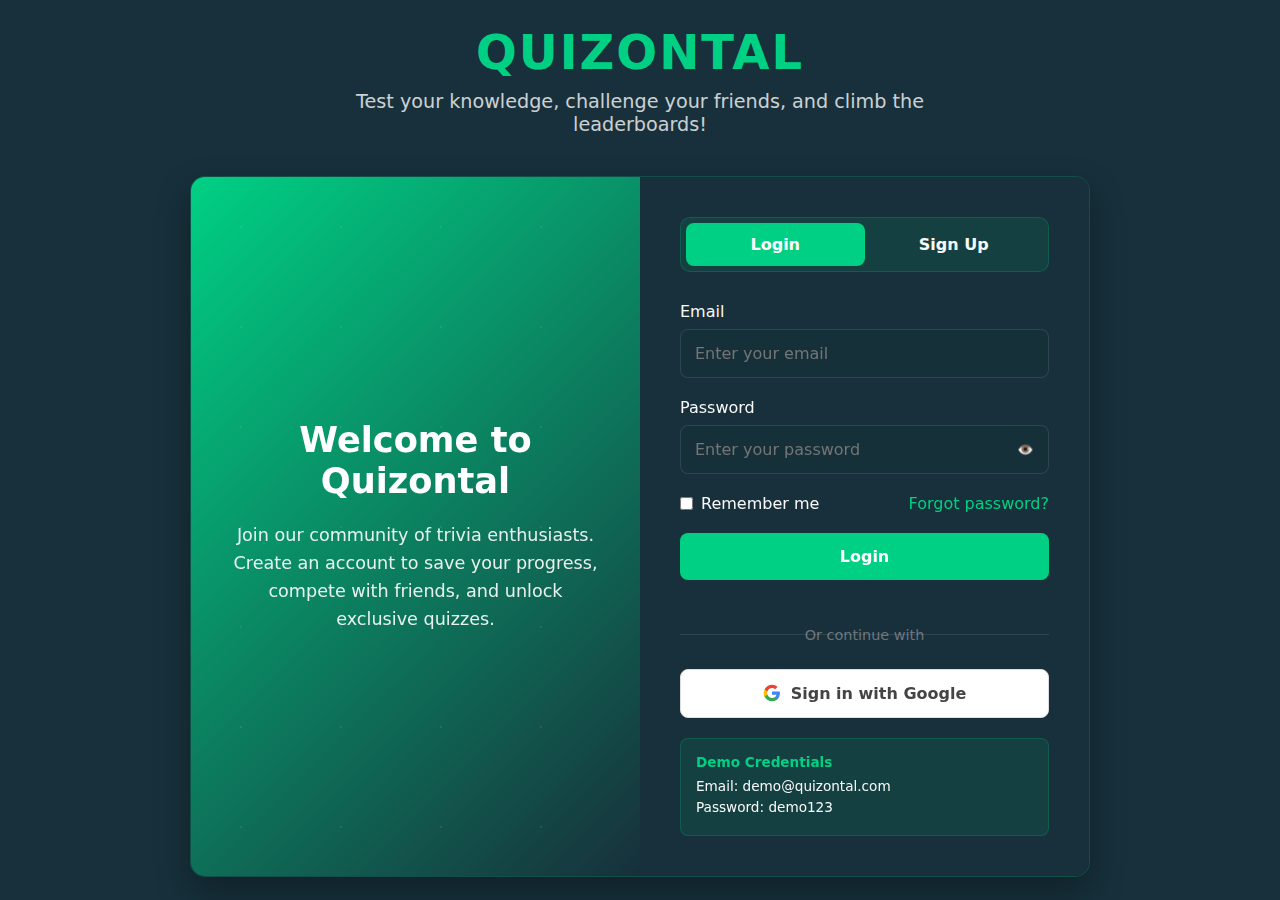
<file: login.html>
<!DOCTYPE html>
<html lang="en">
<head>
    <meta charset="UTF-8">
    <meta name="viewport" content="width=device-width, initial-scale=1.0">
    <title>Quizontal - Login & Signup</title>
    <script src="https://accounts.google.com/gsi/client" async defer></script>
    <style>
        :root {
            --bs-blue: #0d6efd;
            --bs-indigo: #6610f2;
            --bs-purple: #6f42c1;
            --bs-pink: #d63384;
            --bs-red: #dc3545;
            --bs-orange: #fd7e14;
            --bs-yellow: #ffc107;
            --bs-green: #198754;
            --bs-teal: #20c997;
            --bs-cyan: #0dcaf0;
            --bs-white: #fff;
            --bs-gray: #6c757d;
            --bs-gray-dark: #343a40;
            --bs-primary: #00D084;
            --bs-secondary: #17303B;
            --bs-success: #198754;
            --bs-info: #0dcaf0;
            --bs-warning: #ffc107;
            --bs-danger: #dc3545;
            --bs-light: #F8F8F8;
            --bs-dark: #111111;
            --bs-font-sans-serif: system-ui, -apple-system, "Segoe UI", Roboto, "Helvetica Neue", Arial, sans-serif;
        }

        * {
            margin: 0;
            padding: 0;
            box-sizing: border-box;
            font-family: var(--bs-font-sans-serif);
        }

        body {
            background: var(--bs-secondary);
            color: var(--bs-white);
            min-height: 100vh;
            display: flex;
            align-items: center;
            justify-content: center;
            padding: 20px;
        }

        .container {
            width: 100%;
            max-width: 1200px;
            display: flex;
            flex-direction: column;
            align-items: center;
        }

        .header {
            text-align: center;
            margin-bottom: 40px;
            width: 100%;
        }

        .logo {
            font-size: 3rem;
            font-weight: 800;
            color: var(--bs-primary);
            margin-bottom: 10px;
            letter-spacing: 2px;
        }

        .tagline {
            font-size: 1.2rem;
            opacity: 0.8;
            max-width: 600px;
            margin: 0 auto;
            color: var(--bs-light);
        }

        .auth-container {
            display: flex;
            width: 100%;
            max-width: 900px;
            background: rgba(23, 48, 59, 0.8);
            backdrop-filter: blur(10px);
            border-radius: 15px;
            overflow: hidden;
            box-shadow: 0 15px 35px rgba(0, 0, 0, 0.3);
            border: 1px solid rgba(0, 208, 132, 0.2);
        }

        .welcome-section {
            flex: 1;
            background: linear-gradient(135deg, var(--bs-primary) 0%, var(--bs-secondary) 100%);
            padding: 40px;
            display: flex;
            flex-direction: column;
            justify-content: center;
            align-items: center;
            text-align: center;
            position: relative;
            overflow: hidden;
        }

        .welcome-section::before {
            content: '';
            position: absolute;
            top: 0;
            left: 0;
            right: 0;
            bottom: 0;
            background: url('data:image/svg+xml;utf8,<svg xmlns="http://www.w3.org/2000/svg" viewBox="0 0 100 100" width="100" height="100" opacity="0.1"><defs><pattern id="grain" width="100" height="100" patternUnits="userSpaceOnUse"><circle cx="50" cy="50" r="1" fill="white"/></pattern></defs><rect width="100" height="100" fill="url(%23grain)"/></svg>');
        }

        .welcome-section h2 {
            font-size: 2.2rem;
            margin-bottom: 20px;
            position: relative;
            z-index: 1;
        }

        .welcome-section p {
            font-size: 1.1rem;
            line-height: 1.6;
            opacity: 0.9;
            position: relative;
            z-index: 1;
        }

        .form-section {
            flex: 1;
            padding: 40px;
            background: var(--bs-secondary);
        }

        .form-toggle {
            display: flex;
            margin-bottom: 30px;
            background: rgba(0, 208, 132, 0.1);
            border-radius: 10px;
            padding: 5px;
            border: 1px solid rgba(0, 208, 132, 0.2);
        }

        .toggle-btn {
            flex: 1;
            padding: 12px;
            text-align: center;
            background: transparent;
            border: none;
            color: var(--bs-light);
            font-size: 1rem;
            font-weight: 600;
            cursor: pointer;
            border-radius: 8px;
            transition: all 0.3s ease;
        }

        .toggle-btn.active {
            background: var(--bs-primary);
            color: var(--bs-white);
        }

        .auth-form {
            display: none;
        }

        .auth-form.active {
            display: block;
            animation: fadeIn 0.5s ease;
        }

        @keyframes fadeIn {
            from { opacity: 0; transform: translateY(10px); }
            to { opacity: 1; transform: translateY(0); }
        }

        .form-group {
            margin-bottom: 20px;
        }

        .form-group label {
            display: block;
            margin-bottom: 8px;
            font-weight: 500;
            color: var(--bs-light);
        }

        .form-group input {
            width: 100%;
            padding: 14px;
            border: 1px solid rgba(255, 255, 255, 0.1);
            border-radius: 8px;
            background: rgba(23, 48, 59, 0.7);
            color: var(--bs-white);
            font-size: 1rem;
            transition: all 0.3s ease;
        }

        .form-group input:focus {
            outline: none;
            border-color: var(--bs-primary);
            box-shadow: 0 0 0 2px rgba(0, 208, 132, 0.2);
        }

        .password-container {
            position: relative;
        }

        .toggle-password {
            position: absolute;
            right: 15px;
            top: 50%;
            transform: translateY(-50%);
            background: none;
            border: none;
            color: var(--bs-gray);
            cursor: pointer;
        }

        .remember-forgot {
            display: flex;
            justify-content: space-between;
            align-items: center;
            margin-bottom: 20px;
        }

        .remember-me {
            display: flex;
            align-items: center;
        }

        .remember-me input {
            margin-right: 8px;
        }

        .remember-me label {
            color: var(--bs-light);
            margin-bottom: 0;
        }

        .forgot-password {
            color: var(--bs-primary);
            text-decoration: none;
            transition: color 0.3s ease;
        }

        .forgot-password:hover {
            color: var(--bs-light);
        }

        .btn {
            width: 100%;
            padding: 14px;
            border: none;
            border-radius: 8px;
            font-size: 1rem;
            font-weight: 600;
            cursor: pointer;
            transition: all 0.3s ease;
        }

        .btn-primary {
            background: var(--bs-primary);
            color: var(--bs-white);
            margin-bottom: 20px;
        }

        .btn-primary:hover {
            background: #00b874;
            transform: translateY(-2px);
            box-shadow: 0 5px 15px rgba(0, 208, 132, 0.4);
        }

        .divider {
            text-align: center;
            margin: 25px 0;
            position: relative;
        }

        .divider::before {
            content: '';
            position: absolute;
            top: 50%;
            left: 0;
            right: 0;
            height: 1px;
            background: rgba(255, 255, 255, 0.1);
        }

        .divider span {
            background: var(--bs-secondary);
            padding: 0 15px;
            font-size: 0.9rem;
            color: var(--bs-gray);
        }

        .google-btn {
            display: flex;
            align-items: center;
            justify-content: center;
            background: var(--bs-white);
            color: #444;
            border: 1px solid #ddd;
            transition: all 0.3s ease;
        }

        .google-btn:hover {
            background: #f5f5f5;
            transform: translateY(-2px);
        }

        .google-icon {
            width: 18px;
            height: 18px;
            margin-right: 10px;
        }

        .form-footer {
            text-align: center;
            margin-top: 25px;
            font-size: 0.9rem;
            color: var(--bs-light);
        }

        .form-footer a {
            color: var(--bs-primary);
            text-decoration: none;
            transition: color 0.3s ease;
        }

        .form-footer a:hover {
            color: var(--bs-light);
        }

        .terms {
            font-size: 0.8rem;
            margin-top: 15px;
            opacity: 0.7;
            color: var(--bs-light);
        }

        .demo-credentials {
            background: rgba(0, 208, 132, 0.1);
            border-radius: 8px;
            padding: 15px;
            margin-top: 20px;
            font-size: 0.85rem;
            border: 1px solid rgba(0, 208, 132, 0.2);
        }

        .demo-credentials h4 {
            margin-bottom: 8px;
            color: var(--bs-primary);
        }

        .demo-credentials p {
            color: var(--bs-light);
            margin-bottom: 5px;
        }

        .success-message {
            background: rgba(25, 135, 84, 0.2);
            border-left: 4px solid var(--bs-success);
            padding: 15px;
            margin-top: 20px;
            border-radius: 4px;
            display: none;
            color: var(--bs-light);
        }

        @media (max-width: 768px) {
            .auth-container {
                flex-direction: column;
            }
            
            .welcome-section {
                padding: 30px 20px;
            }
            
            .form-section {
                padding: 30px 20px;
            }
        }

        /* Spinner for loading state */
        .spinner {
            display: none;
            border: 4px solid rgba(255, 255, 255, 0.3);
            border-radius: 50%;
            border-top: 4px solid var(--bs-primary);
            width: 40px;
            height: 40px;
            animation: spin 1s linear infinite;
            margin: 20px auto;
        }

        @keyframes spin {
            0% { transform: rotate(0deg); }
            100% { transform: rotate(360deg); }
        }
    </style>
</head>
<body>
    <div class="container">
        <div class="header">
            <div class="logo">QUIZONTAL</div>
            <p class="tagline">Test your knowledge, challenge your friends, and climb the leaderboards!</p>
        </div>
        
        <div class="auth-container">
            <div class="welcome-section">
                <h2>Welcome to Quizontal</h2>
                <p>Join our community of trivia enthusiasts. Create an account to save your progress, compete with friends, and unlock exclusive quizzes.</p>
            </div>
            
            <div class="form-section">
                <div class="form-toggle">
                    <button class="toggle-btn active" id="loginToggle">Login</button>
                    <button class="toggle-btn" id="signupToggle">Sign Up</button>
                </div>
                
                <!-- Login Form -->
                <form class="auth-form active" id="loginForm">
                    <div class="form-group">
                        <label for="loginEmail">Email</label>
                        <input type="email" id="loginEmail" placeholder="Enter your email" required>
                    </div>
                    
                    <div class="form-group">
                        <label for="loginPassword">Password</label>
                        <div class="password-container">
                            <input type="password" id="loginPassword" placeholder="Enter your password" required>
                            <button type="button" class="toggle-password" id="toggleLoginPassword">👁️</button>
                        </div>
                    </div>
                    
                    <div class="remember-forgot">
                        <div class="remember-me">
                            <input type="checkbox" id="rememberMe">
                            <label for="rememberMe">Remember me</label>
                        </div>
                        <a href="#" class="forgot-password">Forgot password?</a>
                    </div>
                    
                    <button type="submit" class="btn btn-primary">Login</button>
                    
                    <div class="divider">
                        <span>Or continue with</span>
                    </div>
                    
                    <div id="googleLoginBtn" class="btn google-btn">
                        <svg class="google-icon" viewBox="0 0 24 24" width="24" height="24" xmlns="http://www.w3.org/2000/svg">
                            <path fill="#4285F4" d="M22.56 12.25c0-.78-.07-1.53-.2-2.25H12v4.26h5.92c-.26 1.37-1.04 2.53-2.21 3.31v2.77h3.57c2.08-1.92 3.28-4.74 3.28-8.09z"/>
                            <path fill="#34A853" d="M12 23c2.97 0 5.46-.98 7.28-2.66l-3.57-2.77c-.98.66-2.23 1.06-3.71 1.06-2.86 0-5.29-1.93-6.16-4.53H2.18v2.84C3.99 20.53 7.7 23 12 23z"/>
                            <path fill="#FBBC05" d="M5.84 14.09c-.22-.66-.35-1.36-.35-2.09s.13-1.43.35-2.09V7.07H2.18C1.43 8.55 1 10.22 1 12s.43 3.45 1.18 4.93l2.85-2.22.81-.62z"/>
                            <path fill="#EA4335" d="M12 5.38c1.62 0 3.06.56 4.21 1.64l3.15-3.15C17.45 2.09 14.97 1 12 1 7.7 1 3.99 3.47 2.18 7.07l3.66 2.84c.87-2.6 3.3-4.53 6.16-4.53z"/>
                        </svg>
                        Sign in with Google
                    </div>
                    
                    <div class="demo-credentials">
                        <h4>Demo Credentials</h4>
                        <p>Email: demo@quizontal.com</p>
                        <p>Password: demo123</p>
                    </div>

                    <div class="spinner" id="loginSpinner"></div>
                </form>
                
                <!-- Signup Form -->
                <form class="auth-form" id="signupForm">
                    <div class="form-group">
                        <label for="signupName">Full Name</label>
                        <input type="text" id="signupName" placeholder="Enter your full name" required>
                    </div>
                    
                    <div class="form-group">
                        <label for="signupEmail">Email</label>
                        <input type="email" id="signupEmail" placeholder="Enter your email" required>
                    </div>
                    
                    <div class="form-group">
                        <label for="signupPassword">Password</label>
                        <div class="password-container">
                            <input type="password" id="signupPassword" placeholder="Create a password" required>
                            <button type="button" class="toggle-password" id="toggleSignupPassword">👁️</button>
                        </div>
                    </div>
                    
                    <div class="form-group">
                        <label for="confirmPassword">Confirm Password</label>
                        <input type="password" id="confirmPassword" placeholder="Confirm your password" required>
                    </div>
                    
                    <button type="submit" class="btn btn-primary">Create Account</button>
                    
                    <div class="divider">
                        <span>Or sign up with</span>
                    </div>
                    
                    <div id="googleSignupBtn" class="btn google-btn">
                        <svg class="google-icon" viewBox="0 0 24 24" width="24" height="24" xmlns="http://www.w3.org/2000/svg">
                            <path fill="#4285F4" d="M22.56 12.25c0-.78-.07-1.53-.2-2.25H12v4.26h5.92c-.26 1.37-1.04 2.53-2.21 3.31v2.77h3.57c2.08-1.92 3.28-4.74 3.28-8.09z"/>
                            <path fill="#34A853" d="M12 23c2.97 0 5.46-.98 7.28-2.66l-3.57-2.77c-.98.66-2.23 1.06-3.71 1.06-2.86 0-5.29-1.93-6.16-4.53H2.18v2.84C3.99 20.53 7.7 23 12 23z"/>
                            <path fill="#FBBC05" d="M5.84 14.09c-.22-.66-.35-1.36-.35-2.09s.13-1.43.35-2.09V7.07H2.18C1.43 8.55 1 10.22 1 12s.43 3.45 1.18 4.93l2.85-2.22.81-.62z"/>
                            <path fill="#EA4335" d="M12 5.38c1.62 0 3.06.56 4.21 1.64l3.15-3.15C17.45 2.09 14.97 1 12 1 7.7 1 3.99 3.47 2.18 7.07l3.66 2.84c.87-2.6 3.3-4.53 6.16-4.53z"/>
                        </svg>
                        Sign up with Google
                    </div>
                    
                    <div class="form-footer">
                        <p class="terms">By creating an account, you agree to our <a href="#">Terms of Service</a> and <a href="#">Privacy Policy</a>.</p>
                    </div>

                    <div class="spinner" id="signupSpinner"></div>
                </form>
                
                <div class="success-message" id="successMessage">
                    Account created successfully! Redirecting to services...
                </div>
            </div>
        </div>
    </div>

    <script>
        // Your Google OAuth Client ID - REPLACE THIS WITH YOUR ACTUAL CLIENT ID
        const GOOGLE_CLIENT_ID = '1053520824725-at3vm404ps6i8v3ur946lh9ghuaiards.apps.googleusercontent.com';
        
        // DOM Elements
        const loginToggle = document.getElementById('loginToggle');
        const signupToggle = document.getElementById('signupToggle');
        const loginForm = document.getElementById('loginForm');
        const signupForm = document.getElementById('signupForm');
        const toggleLoginPassword = document.getElementById('toggleLoginPassword');
        const toggleSignupPassword = document.getElementById('toggleSignupPassword');
        const loginPassword = document.getElementById('loginPassword');
        const signupPassword = document.getElementById('signupPassword');
        const successMessage = document.getElementById('successMessage');
        const loginSpinner = document.getElementById('loginSpinner');
        const signupSpinner = document.getElementById('signupSpinner');
        
        // Initialize Google Sign In
        function initializeGoogleSignIn() {
            if (typeof google === 'undefined') {
                console.error('Google Sign-In library not loaded');
                return;
            }
            
            // Google Sign In configuration for LOGIN
            google.accounts.id.initialize({
                client_id: GOOGLE_CLIENT_ID,
                callback: handleGoogleSignIn,
                auto_select: false,
                context: 'signin'
            });
            
            // Render Google Sign In button for LOGIN
            google.accounts.id.renderButton(
                document.getElementById('googleLoginBtn'),
                {
                    type: 'standard',
                    theme: 'filled_blue',
                    size: 'large',
                    text: 'signin_with',
                    shape: 'rectangular',
                    width: 300
                }
            );
            
            // Google Sign In configuration for SIGNUP
            google.accounts.id.initialize({
                client_id: GOOGLE_CLIENT_ID,
                callback: handleGoogleSignIn,
                auto_select: false,
                context: 'signup'
            });
            
            // Render Google Sign In button for SIGNUP
            google.accounts.id.renderButton(
                document.getElementById('googleSignupBtn'),
                {
                    type: 'standard',
                    theme: 'filled_blue',
                    size: 'large',
                    text: 'signup_with',
                    shape: 'rectangular',
                    width: 300
                }
            );
            
            // Optional: Add the "One Tap" sign-in prompt
            google.accounts.id.prompt();
        }
        
        // Handle Google Sign In response
        function handleGoogleSignIn(response) {
            console.log('Google Sign In response:', response);
            
            // Show loading spinner
            document.querySelector('.spinner').style.display = 'block';
            
            // The response.credential is a JWT token
            const credential = response.credential;
            
            // Decode the JWT token to get user info (frontend only)
            const payload = JSON.parse(atob(credential.split('.')[1]));
            console.log('User info:', payload);
            
            // Extract user information
            const user = {
                name: payload.name,
                email: payload.email,
                picture: payload.picture,
                email_verified: payload.email_verified
            };
            
            // Store user data in localStorage
            localStorage.setItem('quizontalUser', JSON.stringify(user));
            localStorage.setItem('quizontalToken', credential);
            localStorage.setItem('isLoggedIn', 'true');
            
            // Hide spinner
            document.querySelector('.spinner').style.display = 'none';
            
            // Redirect to service.html after successful authentication
            setTimeout(() => {
                window.location.href = 'service.html';
            }, 1000);
        }
        
        // Toggle between login and signup forms
        loginToggle.addEventListener('click', () => {
            loginToggle.classList.add('active');
            signupToggle.classList.remove('active');
            loginForm.classList.add('active');
            signupForm.classList.remove('active');
            successMessage.style.display = 'none';
        });
        
        signupToggle.addEventListener('click', () => {
            signupToggle.classList.add('active');
            loginToggle.classList.remove('active');
            signupForm.classList.add('active');
            loginForm.classList.remove('active');
        });
        
        // Toggle password visibility
        toggleLoginPassword.addEventListener('click', () => {
            const type = loginPassword.getAttribute('type') === 'password' ? 'text' : 'password';
            loginPassword.setAttribute('type', type);
            toggleLoginPassword.textContent = type === 'password' ? '👁️' : '🔒';
        });
        
        toggleSignupPassword.addEventListener('click', () => {
            const type = signupPassword.getAttribute('type') === 'password' ? 'text' : 'password';
            signupPassword.setAttribute('type', type);
            toggleSignupPassword.textContent = type === 'password' ? '👁️' : '🔒';
        });
        
        // Handle login form submission
        loginForm.addEventListener('submit', (e) => {
            e.preventDefault();
            const email = document.getElementById('loginEmail').value;
            const password = document.getElementById('loginPassword').value;
            
            // Show loading spinner
            loginSpinner.style.display = 'block';
            
            // Demo validation
            if (email === 'demo@quizontal.com' && password === 'demo123') {
                // Store demo user data
                const user = {
                    name: 'Demo User',
                    email: email,
                    isDemo: true
                };
                
                localStorage.setItem('quizontalUser', JSON.stringify(user));
                localStorage.setItem('isLoggedIn', 'true');
                
                // Hide spinner and redirect after delay
                setTimeout(() => {
                    loginSpinner.style.display = 'none';
                    window.location.href = 'service.html';
                }, 1500);
            } else {
                // Hide spinner and show error
                setTimeout(() => {
                    loginSpinner.style.display = 'none';
                    alert('Invalid credentials. Try demo@quizontal.com / demo123');
                }, 1000);
            }
        });
        
        // Handle signup form submission
        signupForm.addEventListener('submit', (e) => {
            e.preventDefault();
            const name = document.getElementById('signupName').value;
            const email = document.getElementById('signupEmail').value;
            const password = document.getElementById('signupPassword').value;
            const confirmPassword = document.getElementById('confirmPassword').value;
            
            if (password !== confirmPassword) {
                alert('Passwords do not match!');
                return;
            }
            
            if (password.length < 6) {
                alert('Password must be at least 6 characters long!');
                return;
            }
            
            // Show loading spinner
            signupSpinner.style.display = 'block';
            
            // Simulate account creation with delay
            setTimeout(() => {
                // Store user data
                const user = {
                    name: name,
                    email: email,
                    joined: new Date().toISOString()
                };
                
                localStorage.setItem('quizontalUser', JSON.stringify(user));
                localStorage.setItem('isLoggedIn', 'true');
                
                // Hide spinner and show success message
                signupSpinner.style.display = 'none';
                successMessage.style.display = 'block';
                
                // Redirect to service.html after 2 seconds
                setTimeout(() => {
                    window.location.href = 'service.html';
                }, 2000);
            }, 2000);
        });
        
        // Check if user is already logged in
        function checkAuthStatus() {
            const isLoggedIn = localStorage.getItem('isLoggedIn');
            if (isLoggedIn === 'true') {
                // User is already logged in, redirect to service page
                window.location.href = 'service.html';
            }
        }
        
        // Initialize when page loads
        window.onload = function() {
            checkAuthStatus();
            initializeGoogleSignIn();
        };
    </script>
</body>
</html>
</file>
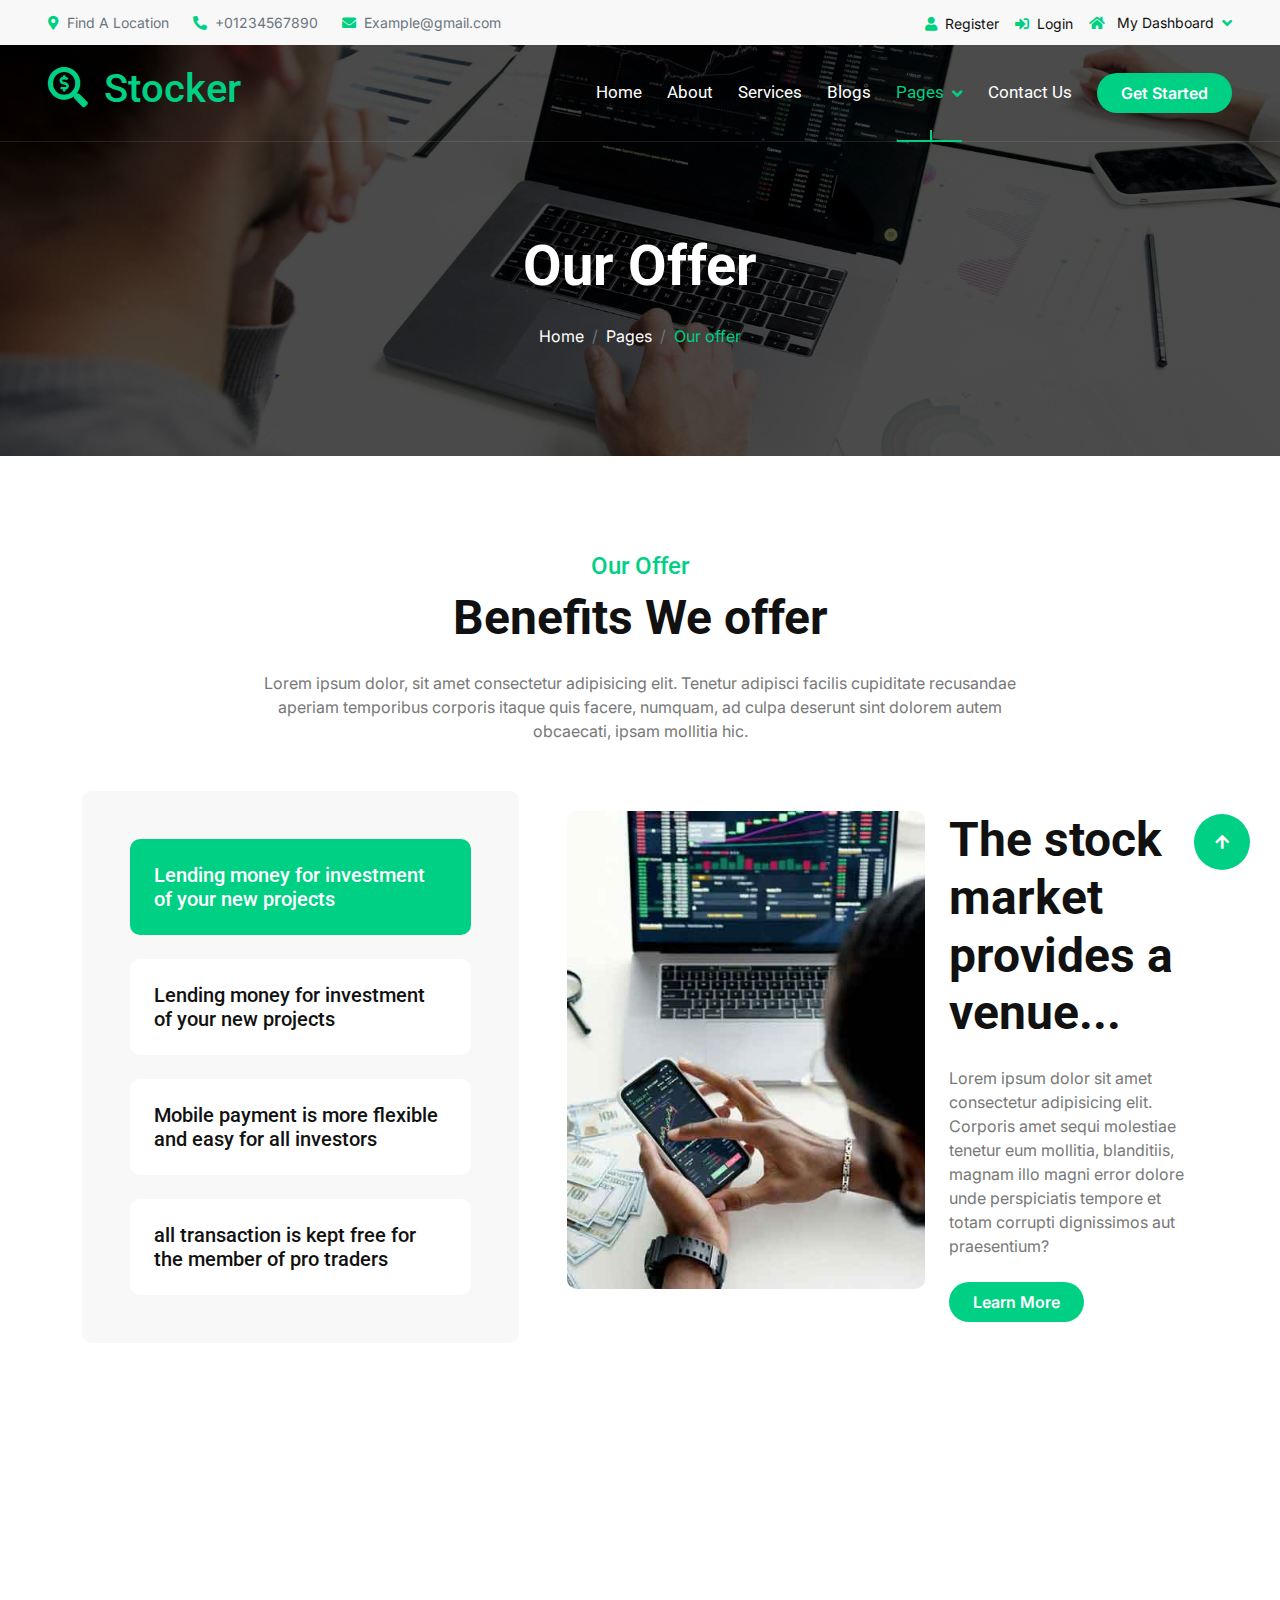
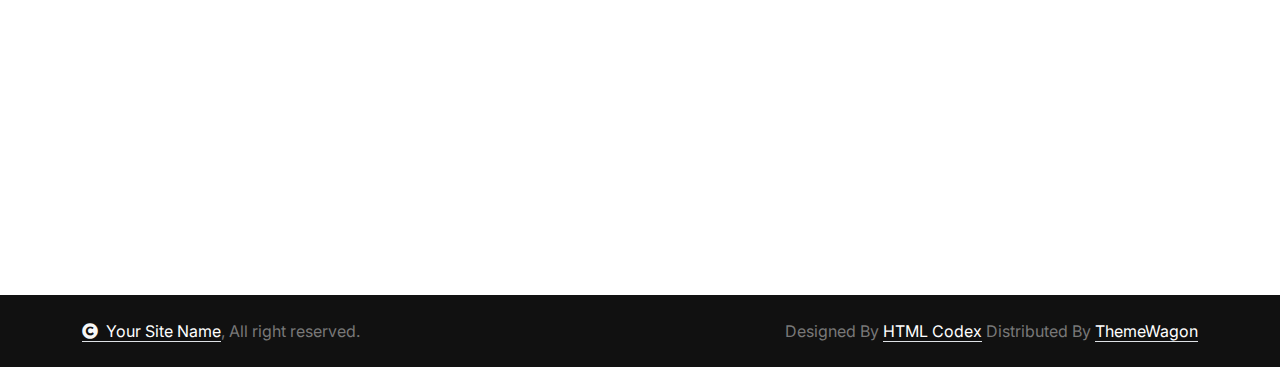
<file: offer.html>
<!DOCTYPE html>
<html lang="en">

    <head>
        <meta charset="utf-8">
        <title>Stocker - Stock Market Website Template</title>
        <meta content="width=device-width, initial-scale=1.0" name="viewport">
        <meta content="" name="keywords">
        <meta content="" name="description">

        <!-- Google Web Fonts -->
        <link rel="preconnect" href="https://fonts.googleapis.com">
        <link rel="preconnect" href="https://fonts.gstatic.com" crossorigin>
        <link href="https://fonts.googleapis.com/css2?family=Inter:wght@100..900&family=Roboto:wght@400;500;700;900&display=swap" rel="stylesheet"> 

        <!-- Icon Font Stylesheet -->
        <link rel="stylesheet" href="https://use.fontawesome.com/releases/v5.15.4/css/all.css"/>
        <link href="https://cdn.jsdelivr.net/npm/bootstrap-icons@1.4.1/font/bootstrap-icons.css" rel="stylesheet">

        <!-- Libraries Stylesheet -->
        <link href="lib/animate/animate.min.css" rel="stylesheet">
        <link href="lib/lightbox/css/lightbox.min.css" rel="stylesheet">
        <link href="lib/owlcarousel/assets/owl.carousel.min.css" rel="stylesheet">


        <!-- Customized Bootstrap Stylesheet -->
        <link href="css/bootstrap.min.css" rel="stylesheet">

        <!-- Template Stylesheet -->
        <link href="css/style.css" rel="stylesheet">
    </head>

    <body>

        <!-- Spinner Start -->
        <div id="spinner" class="show bg-white position-fixed translate-middle w-100 vh-100 top-50 start-50 d-flex align-items-center justify-content-center">
            <div class="spinner-border text-primary" style="width: 3rem; height: 3rem;" role="status">
                <span class="sr-only">Loading...</span>
            </div>
        </div>
        <!-- Spinner End -->

        <!-- Topbar Start -->
        <div class="container-fluid topbar bg-light px-5 d-none d-lg-block">
            <div class="row gx-0 align-items-center">
                <div class="col-lg-8 text-center text-lg-start mb-2 mb-lg-0">
                    <div class="d-flex flex-wrap">
                        <a href="#" class="text-muted small me-4"><i class="fas fa-map-marker-alt text-primary me-2"></i>Find A Location</a>
                        <a href="tel:+01234567890" class="text-muted small me-4"><i class="fas fa-phone-alt text-primary me-2"></i>+01234567890</a>
                        <a href="mailto:example@gmail.com" class="text-muted small me-0"><i class="fas fa-envelope text-primary me-2"></i>Example@gmail.com</a>
                    </div>
                </div>
                <div class="col-lg-4 text-center text-lg-end">
                    <div class="d-inline-flex align-items-center" style="height: 45px;">
                        <a href="#"><small class="me-3 text-dark"><i class="fa fa-user text-primary me-2"></i>Register</small></a>
                        <a href="#"><small class="me-3 text-dark"><i class="fa fa-sign-in-alt text-primary me-2"></i>Login</small></a>
                        <div class="dropdown">
                            <a href="#" class="dropdown-toggle text-dark" data-bs-toggle="dropdown"><small><i class="fa fa-home text-primary me-2"></i> My Dashboard</small></a>
                            <div class="dropdown-menu rounded">
                                <a href="#" class="dropdown-item"><i class="fas fa-user-alt me-2"></i> My Profile</a>
                                <a href="#" class="dropdown-item"><i class="fas fa-comment-alt me-2"></i> Inbox</a>
                                <a href="#" class="dropdown-item"><i class="fas fa-bell me-2"></i> Notifications</a>
                                <a href="#" class="dropdown-item"><i class="fas fa-cog me-2"></i> Account Settings</a>
                                <a href="#" class="dropdown-item"><i class="fas fa-power-off me-2"></i> Log Out</a>
                            </div>
                        </div>
                    </div>
                </div>
            </div>
        </div>
        <!-- Topbar End -->

        <!-- Navbar & Hero Start -->
        <div class="container-fluid position-relative p-0">
            <nav class="navbar navbar-expand-lg navbar-light px-4 px-lg-5 py-3 py-lg-0">
                <a href="" class="navbar-brand p-0">
                    <h1 class="text-primary"><i class="fas fa-search-dollar me-3"></i>Stocker</h1>
                    <!-- <img src="img/logo.png" alt="Logo"> -->
                </a>
                <button class="navbar-toggler" type="button" data-bs-toggle="collapse" data-bs-target="#navbarCollapse">
                    <span class="fa fa-bars"></span>
                </button>
                <div class="collapse navbar-collapse" id="navbarCollapse">
                    <div class="navbar-nav ms-auto py-0">
                        <a href="index.html" class="nav-item nav-link">Home</a>
                        <a href="about.html" class="nav-item nav-link">About</a>
                        <a href="service.html" class="nav-item nav-link">Services</a>
                        <a href="blog.html" class="nav-item nav-link">Blogs</a>
                        <div class="nav-item dropdown">
                            <a href="#" class="nav-link active" data-bs-toggle="dropdown">
                                <span class="dropdown-toggle">Pages</span>
                            </a>
                            <div class="dropdown-menu m-0">
                                <a href="feature.html" class="dropdown-item">Our Features</a>
                                <a href="team.html" class="dropdown-item">Our team</a>
                                <a href="testimonial.html" class="dropdown-item">Testimonial</a>
                                <a href="offer.html" class="dropdown-item active">Our offer</a>
                                <a href="FAQ.html" class="dropdown-item">FAQs</a>
                                <a href="404.html" class="dropdown-item">404 Page</a>
                            </div>
                        </div>
                        <a href="contact.html" class="nav-item nav-link">Contact Us</a>
                    </div>
                    <a href="#" class="btn btn-primary rounded-pill py-2 px-4 my-3 my-lg-0 flex-shrink-0">Get Started</a>
                </div>
            </nav>

            <!-- Header Start -->
            <div class="container-fluid bg-breadcrumb">
                <div class="container text-center py-5" style="max-width: 900px;">
                    <h4 class="text-white display-4 mb-4 wow fadeInDown" data-wow-delay="0.1s">Our Offer</h4>
                    <ol class="breadcrumb d-flex justify-content-center mb-0 wow fadeInDown" data-wow-delay="0.3s">
                        <li class="breadcrumb-item"><a href="index.html">Home</a></li>
                        <li class="breadcrumb-item"><a href="#">Pages</a></li>
                        <li class="breadcrumb-item active text-primary">Our offer</li>
                    </ol>    
                </div>
            </div>
            <!-- Header End -->
        </div>
        <!-- Navbar & Hero End -->


        <!-- Offer Start -->
        <div class="container-fluid offer-section py-5">
            <div class="container py-5">
                <div class="text-center mx-auto pb-5 wow fadeInUp" data-wow-delay="0.2s" style="max-width: 800px;">
                    <h4 class="text-primary">Our Offer</h4>
                    <h1 class="display-5 mb-4">Benefits We offer</h1>
                    <p class="mb-0">Lorem ipsum dolor, sit amet consectetur adipisicing elit. Tenetur adipisci facilis cupiditate recusandae aperiam temporibus corporis itaque quis facere, numquam, ad culpa deserunt sint dolorem autem obcaecati, ipsam mollitia hic.
                    </p>
                </div>
                <div class="row g-5 align-items-center">
                    <div class="col-xl-5 wow fadeInLeft" data-wow-delay="0.2s">
                        <div class="nav nav-pills bg-light rounded p-5">
                            <a class="accordion-link p-4 active mb-4" data-bs-toggle="pill" href="#collapseOne">
                                <h5 class="mb-0">Lending money for investment of your new projects</h5>
                            </a>
                            <a class="accordion-link p-4 mb-4" data-bs-toggle="pill" href="#collapseTwo">
                                <h5 class="mb-0">Lending money for investment of your new projects</h5>
                            </a>
                            <a class="accordion-link p-4 mb-4" data-bs-toggle="pill" href="#collapseThree">
                                <h5 class="mb-0">Mobile payment is more flexible and easy for all investors</h5>
                            </a>
                            <a class="accordion-link p-4 mb-0" data-bs-toggle="pill" href="#collapseFour">
                                <h5 class="mb-0">all transaction is kept free for the member of pro traders</h5>
                            </a>
                        </div>
                    </div>
                    <div class="col-xl-7 wow fadeInRight" data-wow-delay="0.4s">
                        <div class="tab-content">
                            <div id="collapseOne" class="tab-pane fade show p-0 active">
                                <div class="row g-4">
                                    <div class="col-md-7">
                                        <img src="img/offer-1.jpg" class="img-fluid w-100 rounded" alt="">
                                    </div>
                                    <div class="col-md-5">
                                        <h1 class="display-5 mb-4">The stock market provides a venue...</h1>
                                        <p class="mb-4">Lorem ipsum dolor sit amet consectetur adipisicing elit. Corporis amet sequi molestiae tenetur eum mollitia, blanditiis, magnam illo magni error dolore unde perspiciatis tempore et totam corrupti dignissimos aut praesentium?
                                        </p>
                                        <a class="btn btn-primary rounded-pill py-2 px-4" href="#">Learn More</a>
                                    </div>
                                </div>
                            </div>
                            <div id="collapseTwo" class="tab-pane fade show p-0">
                                <div class="row g-4">
                                    <div class="col-md-7">
                                        <img src="img/offer-2.jpg" class="img-fluid w-100 rounded" alt="">
                                    </div>
                                    <div class="col-md-5">
                                        <h1 class="display-5 mb-4">The stock market provides a venue...</h1>
                                        <p class="mb-4">Lorem ipsum dolor sit amet consectetur adipisicing elit. Corporis amet sequi molestiae tenetur eum mollitia, blanditiis, magnam illo magni error dolore unde perspiciatis tempore et totam corrupti dignissimos aut praesentium?
                                        </p>
                                        <a class="btn btn-primary rounded-pill py-2 px-4" href="#">Learn More</a>
                                    </div>
                                </div>
                            </div>
                            <div id="collapseThree" class="tab-pane fade show p-0">
                                <div class="row g-4">
                                    <div class="col-md-7">
                                        <img src="img/offer-3.jpg" class="img-fluid w-100 rounded" alt="">
                                    </div>
                                    <div class="col-md-5">
                                        <h1 class="display-5 mb-4">The stock market provides a venue...</h1>
                                        <p class="mb-4">Lorem ipsum dolor sit amet consectetur adipisicing elit. Corporis amet sequi molestiae tenetur eum mollitia, blanditiis, magnam illo magni error dolore unde perspiciatis tempore et totam corrupti dignissimos aut praesentium?
                                        </p>
                                        <a class="btn btn-primary rounded-pill py-2 px-4" href="#">Learn More</a>
                                    </div>
                                </div>
                            </div>
                            <div id="collapseFour" class="tab-pane fade show p-0">
                                <div class="row g-4">
                                    <div class="col-md-7">
                                        <img src="img/offer-4.jpg" class="img-fluid w-100 rounded" alt="">
                                    </div>
                                    <div class="col-md-5">
                                        <h1 class="display-5 mb-4">The stock market provides a venue...</h1>
                                        <p class="mb-4">Lorem ipsum dolor sit amet consectetur adipisicing elit. Corporis amet sequi molestiae tenetur eum mollitia, blanditiis, magnam illo magni error dolore unde perspiciatis tempore et totam corrupti dignissimos aut praesentium?
                                        </p>
                                        <a class="btn btn-primary rounded-pill py-2 px-4" href="#">Learn More</a>
                                    </div>
                                </div>
                            </div>
                        </div>
                    </div>
                </div>
            </div>
        </div>
        <!-- Offer End -->

        <!-- Footer Start -->
        <div class="container-fluid footer py-5 wow fadeIn" data-wow-delay="0.2s">
            <div class="container py-5 border-start-0 border-end-0" style="border: 1px solid; border-color: rgb(255, 255, 255, 0.08);">
                <div class="row g-5">
                    <div class="col-md-6 col-lg-6 col-xl-4">
                        <div class="footer-item">
                            <a href="index.html" class="p-0">
                                <h4 class="text-white"><i class="fas fa-search-dollar me-3"></i>Stocker</h4>
                                <!-- <img src="img/logo.png" alt="Logo"> -->
                            </a>
                            <p class="mb-4">Dolor amet sit justo amet elitr clita ipsum elitr est.Lorem ipsum dolor sit amet, consectetur adipiscing...</p>
                            <div class="d-flex">
                                <a href="#" class="bg-primary d-flex rounded align-items-center py-2 px-3 me-2">
                                    <i class="fas fa-apple-alt text-white"></i>
                                    <div class="ms-3">
                                        <small class="text-white">Download on the</small>
                                        <h6 class="text-white">App Store</h6>
                                    </div>
                                </a>
                                <a href="#" class="bg-dark d-flex rounded align-items-center py-2 px-3 ms-2">
                                    <i class="fas fa-play text-primary"></i>
                                    <div class="ms-3">
                                        <small class="text-white">Get it on</small>
                                        <h6 class="text-white">Google Play</h6>
                                    </div>
                                </a>
                            </div>
                        </div>
                    </div>
                    <div class="col-md-6 col-lg-6 col-xl-2">
                        <div class="footer-item">
                            <h4 class="text-white mb-4">Quick Links</h4>
                            <a href="#"><i class="fas fa-angle-right me-2"></i> About Us</a>
                            <a href="#"><i class="fas fa-angle-right me-2"></i> Feature</a>
                            <a href="#"><i class="fas fa-angle-right me-2"></i> Attractions</a>
                            <a href="#"><i class="fas fa-angle-right me-2"></i> Tickets</a>
                            <a href="#"><i class="fas fa-angle-right me-2"></i> Blog</a>
                            <a href="#"><i class="fas fa-angle-right me-2"></i> Contact us</a>
                        </div>
                    </div>
                    <div class="col-md-6 col-lg-6 col-xl-3">
                        <div class="footer-item">
                            <h4 class="text-white mb-4">Support</h4>
                            <a href="#"><i class="fas fa-angle-right me-2"></i> Privacy Policy</a>
                            <a href="#"><i class="fas fa-angle-right me-2"></i> Terms & Conditions</a>
                            <a href="#"><i class="fas fa-angle-right me-2"></i> Disclaimer</a>
                            <a href="#"><i class="fas fa-angle-right me-2"></i> Support</a>
                            <a href="#"><i class="fas fa-angle-right me-2"></i> FAQ</a>
                            <a href="#"><i class="fas fa-angle-right me-2"></i> Help</a>
                        </div>
                    </div>
                    <div class="col-md-6 col-lg-6 col-xl-3">
                        <div class="footer-item">
                            <h4 class="text-white mb-4">Contact Info</h4>
                            <div class="d-flex align-items-center">
                                <i class="fas fa-map-marker-alt text-primary me-3"></i>
                                <p class="text-white mb-0">123 Street New York.USA</p>
                            </div>
                            <div class="d-flex align-items-center">
                                <i class="fas fa-envelope text-primary me-3"></i>
                                <p class="text-white mb-0">info@example.com</p>
                            </div>
                            <div class="d-flex align-items-center">
                                <i class="fa fa-phone-alt text-primary me-3"></i>
                                <p class="text-white mb-0">(+012) 3456 7890</p>
                            </div>
                            <div class="d-flex align-items-center mb-4">
                                <i class="fab fa-firefox-browser text-primary me-3"></i>
                                <p class="text-white mb-0">Yoursite@ex.com</p>
                            </div>
                            <div class="d-flex">
                                <a class="btn btn-primary btn-sm-square rounded-circle me-3" href="#"><i class="fab fa-facebook-f text-white"></i></a>
                                <a class="btn btn-primary btn-sm-square rounded-circle me-3" href="#"><i class="fab fa-twitter text-white"></i></a>
                                <a class="btn btn-primary btn-sm-square rounded-circle me-3" href="#"><i class="fab fa-instagram text-white"></i></a>
                                <a class="btn btn-primary btn-sm-square rounded-circle me-0" href="#"><i class="fab fa-linkedin-in text-white"></i></a>
                            </div>
                        </div>
                    </div>
                </div>
            </div>
        </div>
        <!-- Footer End -->
        
        <!-- Copyright Start -->
        <div class="container-fluid copyright py-4">
            <div class="container">
                <div class="row g-4 align-items-center">
                    <div class="col-md-6 text-center text-md-start mb-md-0">
                        <span class="text-body"><a href="#" class="border-bottom text-white"><i class="fas fa-copyright text-light me-2"></i>Your Site Name</a>, All right reserved.</span>
                    </div>
                    <div class="col-md-6 text-center text-md-end text-body">
                        <!--/*** This template is free as long as you keep the below author’s credit link/attribution link/backlink. ***/-->
                        <!--/*** If you'd like to use the template without the below author’s credit link/attribution link/backlink, ***/-->
                        <!--/*** you can purchase the Credit Removal License from "https://htmlcodex.com/credit-removal". ***/-->
                        Designed By <a class="border-bottom text-white" href="https://htmlcodex.com">HTML Codex</a> Distributed By <a class="border-bottom text-white" href="https://themewagon.com">ThemeWagon</a>
                    </div>
                </div>
            </div>
        </div>
        <!-- Copyright End -->


        <!-- Back to Top -->
        <a href="#" class="btn btn-primary btn-lg-square rounded-circle back-to-top"><i class="fa fa-arrow-up"></i></a>   

        
        <!-- JavaScript Libraries -->
        <script src="https://ajax.googleapis.com/ajax/libs/jquery/3.6.4/jquery.min.js"></script>
        <script src="https://cdn.jsdelivr.net/npm/bootstrap@5.0.0/dist/js/bootstrap.bundle.min.js"></script>
        <script src="lib/wow/wow.min.js"></script>
        <script src="lib/easing/easing.min.js"></script>
        <script src="lib/waypoints/waypoints.min.js"></script>
        <script src="lib/counterup/counterup.min.js"></script>
        <script src="lib/lightbox/js/lightbox.min.js"></script>
        <script src="lib/owlcarousel/owl.carousel.min.js"></script>
        

        <!-- Template Javascript -->
        <script src="js/main.js"></script>
    </body>

</html>
</file>
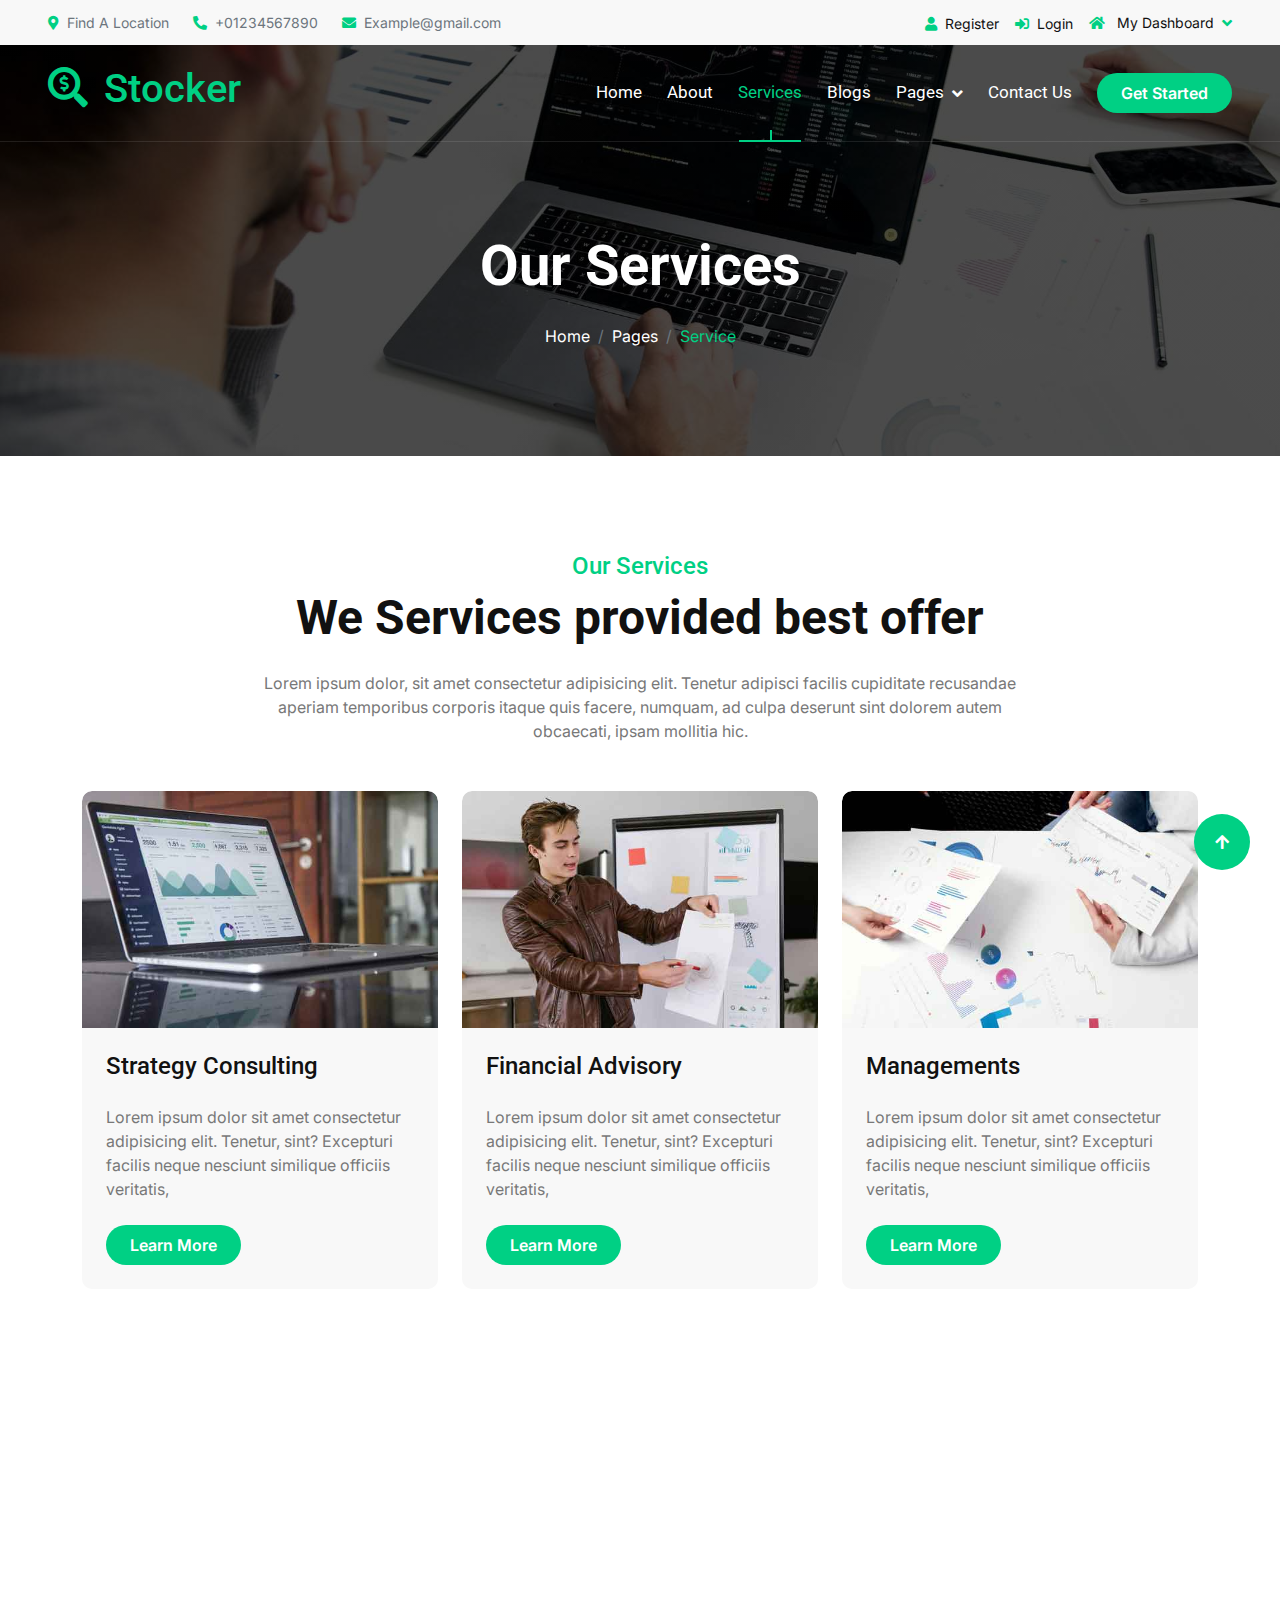
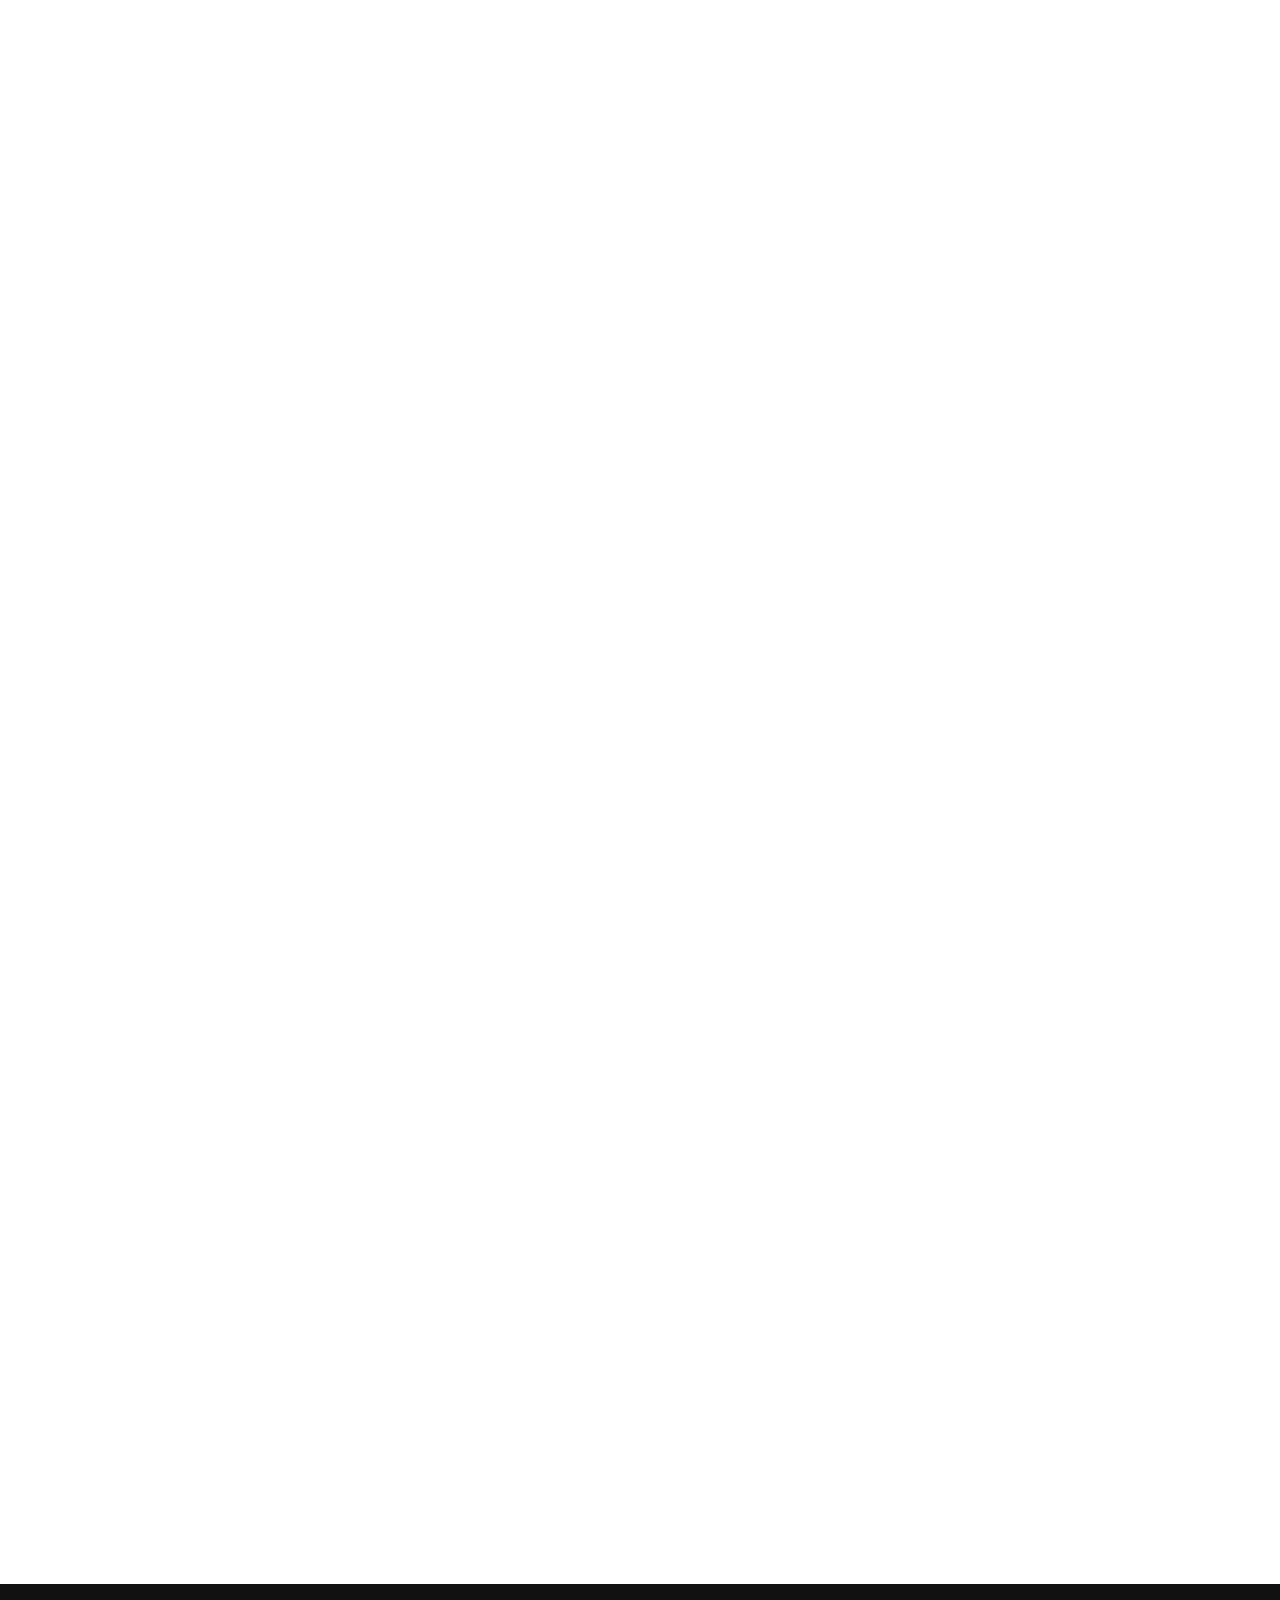
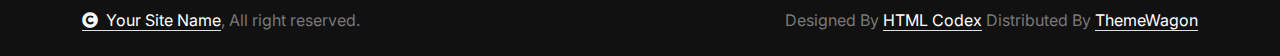
<file: service.html>
<!DOCTYPE html>
<html lang="en">

    <head>
        <meta charset="utf-8">
        <title>Stocker - Stock Market Website Template</title>
        <meta content="width=device-width, initial-scale=1.0" name="viewport">
        <meta content="" name="keywords">
        <meta content="" name="description">

        <!-- Google Web Fonts -->
        <link rel="preconnect" href="https://fonts.googleapis.com">
        <link rel="preconnect" href="https://fonts.gstatic.com" crossorigin>
        <link href="https://fonts.googleapis.com/css2?family=Inter:wght@100..900&family=Roboto:wght@400;500;700;900&display=swap" rel="stylesheet"> 

        <!-- Icon Font Stylesheet -->
        <link rel="stylesheet" href="https://use.fontawesome.com/releases/v5.15.4/css/all.css"/>
        <link href="https://cdn.jsdelivr.net/npm/bootstrap-icons@1.4.1/font/bootstrap-icons.css" rel="stylesheet">

        <!-- Libraries Stylesheet -->
        <link href="lib/animate/animate.min.css" rel="stylesheet">
        <link href="lib/lightbox/css/lightbox.min.css" rel="stylesheet">
        <link href="lib/owlcarousel/assets/owl.carousel.min.css" rel="stylesheet">


        <!-- Customized Bootstrap Stylesheet -->
        <link href="css/bootstrap.min.css" rel="stylesheet">

        <!-- Template Stylesheet -->
        <link href="css/style.css" rel="stylesheet">
    </head>

    <body>

        <!-- Spinner Start -->
        <div id="spinner" class="show bg-white position-fixed translate-middle w-100 vh-100 top-50 start-50 d-flex align-items-center justify-content-center">
            <div class="spinner-border text-primary" style="width: 3rem; height: 3rem;" role="status">
                <span class="sr-only">Loading...</span>
            </div>
        </div>
        <!-- Spinner End -->

        <!-- Topbar Start -->
        <div class="container-fluid topbar bg-light px-5 d-none d-lg-block">
            <div class="row gx-0 align-items-center">
                <div class="col-lg-8 text-center text-lg-start mb-2 mb-lg-0">
                    <div class="d-flex flex-wrap">
                        <a href="#" class="text-muted small me-4"><i class="fas fa-map-marker-alt text-primary me-2"></i>Find A Location</a>
                        <a href="tel:+01234567890" class="text-muted small me-4"><i class="fas fa-phone-alt text-primary me-2"></i>+01234567890</a>
                        <a href="mailto:example@gmail.com" class="text-muted small me-0"><i class="fas fa-envelope text-primary me-2"></i>Example@gmail.com</a>
                    </div>
                </div>
                <div class="col-lg-4 text-center text-lg-end">
                    <div class="d-inline-flex align-items-center" style="height: 45px;">
                        <a href="#"><small class="me-3 text-dark"><i class="fa fa-user text-primary me-2"></i>Register</small></a>
                        <a href="#"><small class="me-3 text-dark"><i class="fa fa-sign-in-alt text-primary me-2"></i>Login</small></a>
                        <div class="dropdown">
                            <a href="#" class="dropdown-toggle text-dark" data-bs-toggle="dropdown"><small><i class="fa fa-home text-primary me-2"></i> My Dashboard</small></a>
                            <div class="dropdown-menu rounded">
                                <a href="#" class="dropdown-item"><i class="fas fa-user-alt me-2"></i> My Profile</a>
                                <a href="#" class="dropdown-item"><i class="fas fa-comment-alt me-2"></i> Inbox</a>
                                <a href="#" class="dropdown-item"><i class="fas fa-bell me-2"></i> Notifications</a>
                                <a href="#" class="dropdown-item"><i class="fas fa-cog me-2"></i> Account Settings</a>
                                <a href="#" class="dropdown-item"><i class="fas fa-power-off me-2"></i> Log Out</a>
                            </div>
                        </div>
                    </div>
                </div>
            </div>
        </div>
        <!-- Topbar End -->

        <!-- Navbar & Hero Start -->
        <div class="container-fluid position-relative p-0">
            <nav class="navbar navbar-expand-lg navbar-light px-4 px-lg-5 py-3 py-lg-0">
                <a href="" class="navbar-brand p-0">
                    <h1 class="text-primary"><i class="fas fa-search-dollar me-3"></i>Stocker</h1>
                    <!-- <img src="img/logo.png" alt="Logo"> -->
                </a>
                <button class="navbar-toggler" type="button" data-bs-toggle="collapse" data-bs-target="#navbarCollapse">
                    <span class="fa fa-bars"></span>
                </button>
                <div class="collapse navbar-collapse" id="navbarCollapse">
                    <div class="navbar-nav ms-auto py-0">
                        <a href="index.html" class="nav-item nav-link">Home</a>
                        <a href="about.html" class="nav-item nav-link">About</a>
                        <a href="service.html" class="nav-item nav-link active">Services</a>
                        <a href="blog.html" class="nav-item nav-link">Blogs</a>
                        <div class="nav-item dropdown">
                            <a href="#" class="nav-link" data-bs-toggle="dropdown">
                                <span class="dropdown-toggle">Pages</span>
                            </a>
                            <div class="dropdown-menu m-0">
                                <a href="feature.html" class="dropdown-item">Our Features</a>
                                <a href="team.html" class="dropdown-item">Our team</a>
                                <a href="testimonial.html" class="dropdown-item">Testimonial</a>
                                <a href="offer.html" class="dropdown-item">Our offer</a>
                                <a href="FAQ.html" class="dropdown-item">FAQs</a>
                                <a href="404.html" class="dropdown-item">404 Page</a>
                            </div>
                        </div>
                        <a href="contact.html" class="nav-item nav-link">Contact Us</a>
                    </div>
                    <a href="#" class="btn btn-primary rounded-pill py-2 px-4 my-3 my-lg-0 flex-shrink-0">Get Started</a>
                </div>
            </nav>

            <!-- Header Start -->
            <div class="container-fluid bg-breadcrumb">
                <div class="container text-center py-5" style="max-width: 900px;">
                    <h4 class="text-white display-4 mb-4 wow fadeInDown" data-wow-delay="0.1s">Our Services</h4>
                    <ol class="breadcrumb d-flex justify-content-center mb-0 wow fadeInDown" data-wow-delay="0.3s">
                        <li class="breadcrumb-item"><a href="index.html">Home</a></li>
                        <li class="breadcrumb-item"><a href="#">Pages</a></li>
                        <li class="breadcrumb-item active text-primary">Service</li>
                    </ol>    
                </div>
            </div>
            <!-- Header End -->
        </div>
        <!-- Navbar & Hero End -->


        <!-- Services Start -->
        <div class="container-fluid service py-5">
            <div class="container py-5">
                <div class="text-center mx-auto pb-5 wow fadeInUp" data-wow-delay="0.2s" style="max-width: 800px;">
                    <h4 class="text-primary">Our Services</h4>
                    <h1 class="display-5 mb-4">We Services provided best offer</h1>
                    <p class="mb-0">Lorem ipsum dolor, sit amet consectetur adipisicing elit. Tenetur adipisci facilis cupiditate recusandae aperiam temporibus corporis itaque quis facere, numquam, ad culpa deserunt sint dolorem autem obcaecati, ipsam mollitia hic.
                    </p>
                </div>
                <div class="row g-4">
                    <div class="col-md-6 col-lg-4 wow fadeInUp" data-wow-delay="0.2s">
                        <div class="service-item">
                            <div class="service-img">
                                <img src="img/service-1.jpg" class="img-fluid rounded-top w-100" alt="Image">
                            </div>
                            <div class="rounded-bottom p-4">
                                <a href="#" class="h4 d-inline-block mb-4"> Strategy Consulting</a>
                                <p class="mb-4">Lorem ipsum dolor sit amet consectetur adipisicing elit. Tenetur, sint? Excepturi facilis neque nesciunt similique officiis veritatis,
                                </p>
                                <a class="btn btn-primary rounded-pill py-2 px-4" href="#">Learn More</a>
                            </div>
                        </div>
                    </div>
                    <div class="col-md-6 col-lg-4 wow fadeInUp" data-wow-delay="0.4s">
                        <div class="service-item">
                            <div class="service-img">
                                <img src="img/service-2.jpg" class="img-fluid rounded-top w-100" alt="Image">
                            </div>
                            <div class="rounded-bottom p-4">
                                <a href="#" class="h4 d-inline-block mb-4">Financial Advisory</a>
                                <p class="mb-4">Lorem ipsum dolor sit amet consectetur adipisicing elit. Tenetur, sint? Excepturi facilis neque nesciunt similique officiis veritatis,
                                </p>
                                <a class="btn btn-primary rounded-pill py-2 px-4" href="#">Learn More</a>
                            </div>
                        </div>
                    </div>
                    <div class="col-md-6 col-lg-4 wow fadeInUp" data-wow-delay="0.6s">
                        <div class="service-item">
                            <div class="service-img">
                                <img src="img/service-3.jpg" class="img-fluid rounded-top w-100" alt="Image">
                            </div>
                            <div class="rounded-bottom p-4">
                                <a href="#" class="h4 d-inline-block mb-4">Managements</a>
                                <p class="mb-4">Lorem ipsum dolor sit amet consectetur adipisicing elit. Tenetur, sint? Excepturi facilis neque nesciunt similique officiis veritatis,
                                </p>
                                <a class="btn btn-primary rounded-pill py-2 px-4" href="#">Learn More</a>
                            </div>
                        </div>
                    </div>
                    <div class="col-md-6 col-lg-4 wow fadeInUp" data-wow-delay="0.2s">
                        <div class="service-item">
                            <div class="service-img">
                                <img src="img/service-4.jpg" class="img-fluid rounded-top w-100" alt="Image">
                            </div>
                            <div class="rounded-bottom p-4">
                                <a href="#" class="h4 d-inline-block mb-4">Supply Optimization</a>
                                <p class="mb-4">Lorem ipsum dolor sit amet consectetur adipisicing elit. Tenetur, sint? Excepturi facilis neque nesciunt similique officiis veritatis,
                                </p>
                                <a class="btn btn-primary rounded-pill py-2 px-4" href="#">Learn More</a>
                            </div>
                        </div>
                    </div>
                    <div class="col-md-6 col-lg-4 wow fadeInUp" data-wow-delay="0.4s">
                        <div class="service-item">
                            <div class="service-img">
                                <img src="img/service-5.jpg" class="img-fluid rounded-top w-100" alt="Image">
                            </div>
                            <div class="rounded-bottom p-4">
                                <a href="#" class="h4 d-inline-block mb-4">Hr Consulting</a>
                                <p class="mb-4">Lorem ipsum dolor sit amet consectetur adipisicing elit. Tenetur, sint? Excepturi facilis neque nesciunt similique officiis veritatis,
                                </p>
                                <a class="btn btn-primary rounded-pill py-2 px-4" href="#">Learn More</a>
                            </div>
                        </div>
                    </div>
                    <div class="col-md-6 col-lg-4 wow fadeInUp" data-wow-delay="0.6s">
                        <div class="service-item">
                            <div class="service-img">
                                <img src="img/service-6.jpg" class="img-fluid rounded-top w-100" alt="Image">
                            </div>
                            <div class="rounded-bottom p-4">
                                <a href="#" class="h4 d-inline-block mb-4">Marketing Consulting</a>
                                <p class="mb-4">Lorem ipsum dolor sit amet consectetur adipisicing elit. Tenetur, sint? Excepturi facilis neque nesciunt similique officiis veritatis,
                                </p>
                                <a class="btn btn-primary rounded-pill py-2 px-4" href="#">Learn More</a>
                            </div>
                        </div>
                    </div>
                </div>
            </div>
        </div>
        <!-- Services End -->

        <!-- Testimonial Start -->
        <div class="container-fluid testimonial pb-5">
            <div class="container pb-5">
                <div class="text-center mx-auto pb-5 wow fadeInUp" data-wow-delay="0.2s" style="max-width: 800px;">
                    <h4 class="text-primary">Testimonial</h4>
                    <h1 class="display-5 mb-4">Our Clients Riviews</h1>
                    <p class="mb-0">Lorem ipsum dolor, sit amet consectetur adipisicing elit. Tenetur adipisci facilis cupiditate recusandae aperiam temporibus corporis itaque quis facere, numquam, ad culpa deserunt sint dolorem autem obcaecati, ipsam mollitia hic.
                    </p>
                </div>
                <div class="owl-carousel testimonial-carousel wow fadeInUp" data-wow-delay="0.2s">
                    <div class="testimonial-item">
                        <div class="testimonial-quote-left">
                            <i class="fas fa-quote-left fa-2x"></i>
                        </div>
                        <div class="testimonial-img">
                            <img src="img/testimonial-1.jpg" class="img-fluid" alt="Image">
                        </div>
                        <div class="testimonial-text">
                            <p class="mb-0">Lorem ipsum dolor sit amet consectetur adipisicing elit. Facilis blanditiis excepturi quisquam temporibus voluptatum reprehenderit culpa, quasi corrupti laborum accusamus.
                            </p>
                        </div>
                        <div class="testimonial-title">
                            <div>
                                <h4 class="mb-0">Person Name</h4>
                                <p class="mb-0">Profession</p>
                            </div>
                            <div class="d-flex text-primary">
                                <i class="fas fa-star"></i>
                                <i class="fas fa-star"></i>
                                <i class="fas fa-star"></i>
                                <i class="fas fa-star"></i>
                                <i class="fas fa-star"></i>
                            </div>
                        </div>
                        <div class="testimonial-quote-right">
                            <i class="fas fa-quote-right fa-2x"></i>
                        </div>
                    </div>
                    <div class="testimonial-item">
                        <div class="testimonial-quote-left">
                            <i class="fas fa-quote-left fa-2x"></i>
                        </div>
                        <div class="testimonial-img">
                            <img src="img/testimonial-2.jpg" class="img-fluid" alt="Image">
                        </div>
                        <div class="testimonial-text">
                            <p class="mb-0">Lorem ipsum dolor sit amet consectetur adipisicing elit. Facilis blanditiis excepturi quisquam temporibus voluptatum reprehenderit culpa, quasi corrupti laborum accusamus.
                            </p>
                        </div>
                        <div class="testimonial-title">
                            <div>
                                <h4 class="mb-0">Person Name</h4>
                                <p class="mb-0">Profession</p>
                            </div>
                            <div class="d-flex text-primary">
                                <i class="fas fa-star"></i>
                                <i class="fas fa-star"></i>
                                <i class="fas fa-star"></i>
                                <i class="fas fa-star"></i>
                                <i class="fas fa-star"></i>
                            </div>
                        </div>
                        <div class="testimonial-quote-right">
                            <i class="fas fa-quote-right fa-2x"></i>
                        </div>
                    </div>
                    <div class="testimonial-item">
                        <div class="testimonial-quote-left">
                            <i class="fas fa-quote-left fa-2x"></i>
                        </div>
                        <div class="testimonial-img">
                            <img src="img/testimonial-3.jpg" class="img-fluid" alt="Image">
                        </div>
                        <div class="testimonial-text">
                            <p class="mb-0">Lorem ipsum dolor sit amet consectetur adipisicing elit. Facilis blanditiis excepturi quisquam temporibus voluptatum reprehenderit culpa, quasi corrupti laborum accusamus.
                            </p>
                        </div>
                        <div class="testimonial-title">
                            <div>
                                <h4 class="mb-0">Person Name</h4>
                                <p class="mb-0">Profession</p>
                            </div>
                            <div class="d-flex text-primary">
                                <i class="fas fa-star"></i>
                                <i class="fas fa-star"></i>
                                <i class="fas fa-star"></i>
                                <i class="fas fa-star"></i>
                                <i class="fas fa-star"></i>
                            </div>
                        </div>
                        <div class="testimonial-quote-right">
                            <i class="fas fa-quote-right fa-2x"></i>
                        </div>
                    </div>
                    <div class="testimonial-item">
                        <div class="testimonial-quote-left">
                            <i class="fas fa-quote-left fa-2x"></i>
                        </div>
                        <div class="testimonial-img">
                            <img src="img/testimonial-2.jpg" class="img-fluid" alt="Image">
                        </div>
                        <div class="testimonial-text">
                            <p class="mb-0">Lorem ipsum dolor sit amet consectetur adipisicing elit. Facilis blanditiis excepturi quisquam temporibus voluptatum reprehenderit culpa, quasi corrupti laborum accusamus.
                            </p>
                        </div>
                        <div class="testimonial-title">
                            <div>
                                <h4 class="mb-0">Person Name</h4>
                                <p class="mb-0">Profession</p>
                            </div>
                            <div class="d-flex text-primary">
                                <i class="fas fa-star"></i>
                                <i class="fas fa-star"></i>
                                <i class="fas fa-star"></i>
                                <i class="fas fa-star"></i>
                                <i class="fas fa-star"></i>
                            </div>
                        </div>
                        <div class="testimonial-quote-right">
                            <i class="fas fa-quote-right fa-2x"></i>
                        </div>
                    </div>
                </div>
            </div>
        </div>
        <!-- Testimonial End -->

        <!-- Footer Start -->
        <div class="container-fluid footer py-5 wow fadeIn" data-wow-delay="0.2s">
            <div class="container py-5 border-start-0 border-end-0" style="border: 1px solid; border-color: rgb(255, 255, 255, 0.08);">
                <div class="row g-5">
                    <div class="col-md-6 col-lg-6 col-xl-4">
                        <div class="footer-item">
                            <a href="index.html" class="p-0">
                                <h4 class="text-white"><i class="fas fa-search-dollar me-3"></i>Stocker</h4>
                                <!-- <img src="img/logo.png" alt="Logo"> -->
                            </a>
                            <p class="mb-4">Dolor amet sit justo amet elitr clita ipsum elitr est.Lorem ipsum dolor sit amet, consectetur adipiscing...</p>
                            <div class="d-flex">
                                <a href="#" class="bg-primary d-flex rounded align-items-center py-2 px-3 me-2">
                                    <i class="fas fa-apple-alt text-white"></i>
                                    <div class="ms-3">
                                        <small class="text-white">Download on the</small>
                                        <h6 class="text-white">App Store</h6>
                                    </div>
                                </a>
                                <a href="#" class="bg-dark d-flex rounded align-items-center py-2 px-3 ms-2">
                                    <i class="fas fa-play text-primary"></i>
                                    <div class="ms-3">
                                        <small class="text-white">Get it on</small>
                                        <h6 class="text-white">Google Play</h6>
                                    </div>
                                </a>
                            </div>
                        </div>
                    </div>
                    <div class="col-md-6 col-lg-6 col-xl-2">
                        <div class="footer-item">
                            <h4 class="text-white mb-4">Quick Links</h4>
                            <a href="#"><i class="fas fa-angle-right me-2"></i> About Us</a>
                            <a href="#"><i class="fas fa-angle-right me-2"></i> Feature</a>
                            <a href="#"><i class="fas fa-angle-right me-2"></i> Attractions</a>
                            <a href="#"><i class="fas fa-angle-right me-2"></i> Tickets</a>
                            <a href="#"><i class="fas fa-angle-right me-2"></i> Blog</a>
                            <a href="#"><i class="fas fa-angle-right me-2"></i> Contact us</a>
                        </div>
                    </div>
                    <div class="col-md-6 col-lg-6 col-xl-3">
                        <div class="footer-item">
                            <h4 class="text-white mb-4">Support</h4>
                            <a href="#"><i class="fas fa-angle-right me-2"></i> Privacy Policy</a>
                            <a href="#"><i class="fas fa-angle-right me-2"></i> Terms & Conditions</a>
                            <a href="#"><i class="fas fa-angle-right me-2"></i> Disclaimer</a>
                            <a href="#"><i class="fas fa-angle-right me-2"></i> Support</a>
                            <a href="#"><i class="fas fa-angle-right me-2"></i> FAQ</a>
                            <a href="#"><i class="fas fa-angle-right me-2"></i> Help</a>
                        </div>
                    </div>
                    <div class="col-md-6 col-lg-6 col-xl-3">
                        <div class="footer-item">
                            <h4 class="text-white mb-4">Contact Info</h4>
                            <div class="d-flex align-items-center">
                                <i class="fas fa-map-marker-alt text-primary me-3"></i>
                                <p class="text-white mb-0">123 Street New York.USA</p>
                            </div>
                            <div class="d-flex align-items-center">
                                <i class="fas fa-envelope text-primary me-3"></i>
                                <p class="text-white mb-0">info@example.com</p>
                            </div>
                            <div class="d-flex align-items-center">
                                <i class="fa fa-phone-alt text-primary me-3"></i>
                                <p class="text-white mb-0">(+012) 3456 7890</p>
                            </div>
                            <div class="d-flex align-items-center mb-4">
                                <i class="fab fa-firefox-browser text-primary me-3"></i>
                                <p class="text-white mb-0">Yoursite@ex.com</p>
                            </div>
                            <div class="d-flex">
                                <a class="btn btn-primary btn-sm-square rounded-circle me-3" href="#"><i class="fab fa-facebook-f text-white"></i></a>
                                <a class="btn btn-primary btn-sm-square rounded-circle me-3" href="#"><i class="fab fa-twitter text-white"></i></a>
                                <a class="btn btn-primary btn-sm-square rounded-circle me-3" href="#"><i class="fab fa-instagram text-white"></i></a>
                                <a class="btn btn-primary btn-sm-square rounded-circle me-0" href="#"><i class="fab fa-linkedin-in text-white"></i></a>
                            </div>
                        </div>
                    </div>
                </div>
            </div>
        </div>
        <!-- Footer End -->
        
        <!-- Copyright Start -->
        <div class="container-fluid copyright py-4">
            <div class="container">
                <div class="row g-4 align-items-center">
                    <div class="col-md-6 text-center text-md-start mb-md-0">
                        <span class="text-body"><a href="#" class="border-bottom text-white"><i class="fas fa-copyright text-light me-2"></i>Your Site Name</a>, All right reserved.</span>
                    </div>
                    <div class="col-md-6 text-center text-md-end text-body">
                        <!--/*** This template is free as long as you keep the below author’s credit link/attribution link/backlink. ***/-->
                        <!--/*** If you'd like to use the template without the below author’s credit link/attribution link/backlink, ***/-->
                        <!--/*** you can purchase the Credit Removal License from "https://htmlcodex.com/credit-removal". ***/-->
                        Designed By <a class="border-bottom text-white" href="https://htmlcodex.com">HTML Codex</a> Distributed By <a class="border-bottom text-white" href="https://themewagon.com">ThemeWagon</a>
                    </div>
                </div>
            </div>
        </div>
        <!-- Copyright End -->


        <!-- Back to Top -->
        <a href="#" class="btn btn-primary btn-lg-square rounded-circle back-to-top"><i class="fa fa-arrow-up"></i></a>   

        
        <!-- JavaScript Libraries -->
        <script src="https://ajax.googleapis.com/ajax/libs/jquery/3.6.4/jquery.min.js"></script>
        <script src="https://cdn.jsdelivr.net/npm/bootstrap@5.0.0/dist/js/bootstrap.bundle.min.js"></script>
        <script src="lib/wow/wow.min.js"></script>
        <script src="lib/easing/easing.min.js"></script>
        <script src="lib/waypoints/waypoints.min.js"></script>
        <script src="lib/counterup/counterup.min.js"></script>
        <script src="lib/lightbox/js/lightbox.min.js"></script>
        <script src="lib/owlcarousel/owl.carousel.min.js"></script>
        

        <!-- Template Javascript -->
        <script src="js/main.js"></script>
    </body>

</html>
</file>
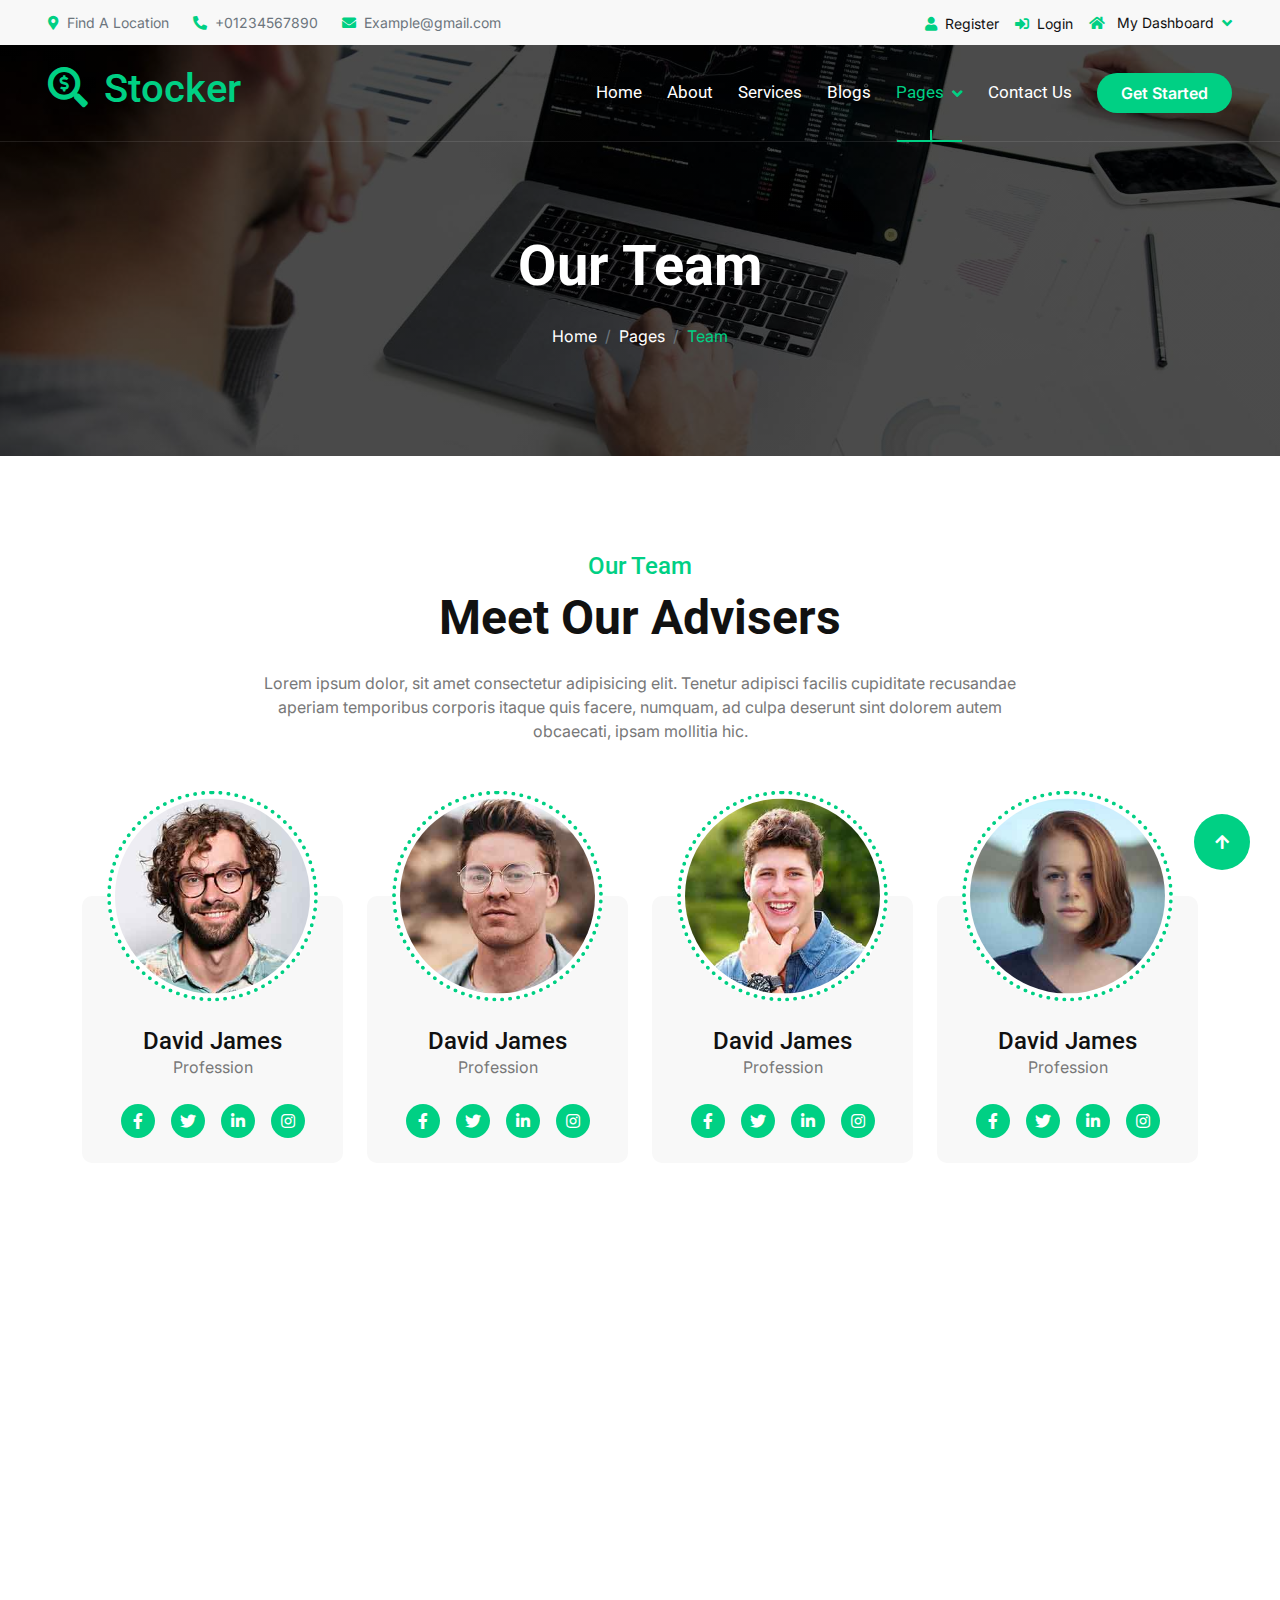
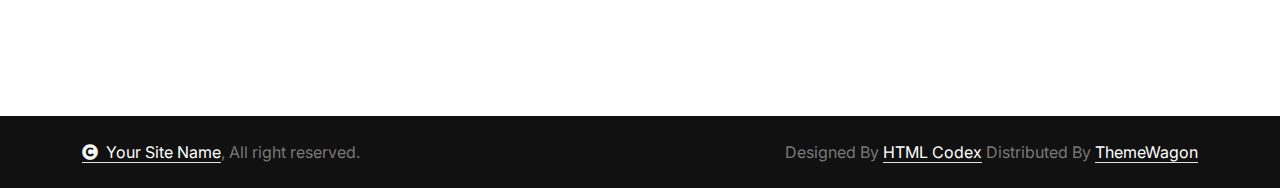
<file: team.html>
<!DOCTYPE html>
<html lang="en">

    <head>
        <meta charset="utf-8">
        <title>Stocker - Stock Market Website Template</title>
        <meta content="width=device-width, initial-scale=1.0" name="viewport">
        <meta content="" name="keywords">
        <meta content="" name="description">

        <!-- Google Web Fonts -->
        <link rel="preconnect" href="https://fonts.googleapis.com">
        <link rel="preconnect" href="https://fonts.gstatic.com" crossorigin>
        <link href="https://fonts.googleapis.com/css2?family=Inter:wght@100..900&family=Roboto:wght@400;500;700;900&display=swap" rel="stylesheet"> 

        <!-- Icon Font Stylesheet -->
        <link rel="stylesheet" href="https://use.fontawesome.com/releases/v5.15.4/css/all.css"/>
        <link href="https://cdn.jsdelivr.net/npm/bootstrap-icons@1.4.1/font/bootstrap-icons.css" rel="stylesheet">

        <!-- Libraries Stylesheet -->
        <link href="lib/animate/animate.min.css" rel="stylesheet">
        <link href="lib/lightbox/css/lightbox.min.css" rel="stylesheet">
        <link href="lib/owlcarousel/assets/owl.carousel.min.css" rel="stylesheet">


        <!-- Customized Bootstrap Stylesheet -->
        <link href="css/bootstrap.min.css" rel="stylesheet">

        <!-- Template Stylesheet -->
        <link href="css/style.css" rel="stylesheet">
    </head>

    <body>

        <!-- Spinner Start -->
        <div id="spinner" class="show bg-white position-fixed translate-middle w-100 vh-100 top-50 start-50 d-flex align-items-center justify-content-center">
            <div class="spinner-border text-primary" style="width: 3rem; height: 3rem;" role="status">
                <span class="sr-only">Loading...</span>
            </div>
        </div>
        <!-- Spinner End -->

        <!-- Topbar Start -->
        <div class="container-fluid topbar bg-light px-5 d-none d-lg-block">
            <div class="row gx-0 align-items-center">
                <div class="col-lg-8 text-center text-lg-start mb-2 mb-lg-0">
                    <div class="d-flex flex-wrap">
                        <a href="#" class="text-muted small me-4"><i class="fas fa-map-marker-alt text-primary me-2"></i>Find A Location</a>
                        <a href="tel:+01234567890" class="text-muted small me-4"><i class="fas fa-phone-alt text-primary me-2"></i>+01234567890</a>
                        <a href="mailto:example@gmail.com" class="text-muted small me-0"><i class="fas fa-envelope text-primary me-2"></i>Example@gmail.com</a>
                    </div>
                </div>
                <div class="col-lg-4 text-center text-lg-end">
                    <div class="d-inline-flex align-items-center" style="height: 45px;">
                        <a href="#"><small class="me-3 text-dark"><i class="fa fa-user text-primary me-2"></i>Register</small></a>
                        <a href="#"><small class="me-3 text-dark"><i class="fa fa-sign-in-alt text-primary me-2"></i>Login</small></a>
                        <div class="dropdown">
                            <a href="#" class="dropdown-toggle text-dark" data-bs-toggle="dropdown"><small><i class="fa fa-home text-primary me-2"></i> My Dashboard</small></a>
                            <div class="dropdown-menu rounded">
                                <a href="#" class="dropdown-item"><i class="fas fa-user-alt me-2"></i> My Profile</a>
                                <a href="#" class="dropdown-item"><i class="fas fa-comment-alt me-2"></i> Inbox</a>
                                <a href="#" class="dropdown-item"><i class="fas fa-bell me-2"></i> Notifications</a>
                                <a href="#" class="dropdown-item"><i class="fas fa-cog me-2"></i> Account Settings</a>
                                <a href="#" class="dropdown-item"><i class="fas fa-power-off me-2"></i> Log Out</a>
                            </div>
                        </div>
                    </div>
                </div>
            </div>
        </div>
        <!-- Topbar End -->

        <!-- Navbar & Hero Start -->
        <div class="container-fluid position-relative p-0">
            <nav class="navbar navbar-expand-lg navbar-light px-4 px-lg-5 py-3 py-lg-0">
                <a href="" class="navbar-brand p-0">
                    <h1 class="text-primary"><i class="fas fa-search-dollar me-3"></i>Stocker</h1>
                    <!-- <img src="img/logo.png" alt="Logo"> -->
                </a>
                <button class="navbar-toggler" type="button" data-bs-toggle="collapse" data-bs-target="#navbarCollapse">
                    <span class="fa fa-bars"></span>
                </button>
                <div class="collapse navbar-collapse" id="navbarCollapse">
                    <div class="navbar-nav ms-auto py-0">
                        <a href="index.html" class="nav-item nav-link">Home</a>
                        <a href="about.html" class="nav-item nav-link">About</a>
                        <a href="service.html" class="nav-item nav-link">Services</a>
                        <a href="blog.html" class="nav-item nav-link">Blogs</a>
                        <div class="nav-item dropdown">
                            <a href="#" class="nav-link active" data-bs-toggle="dropdown">
                                <span class="dropdown-toggle">Pages</span>
                            </a>
                            <div class="dropdown-menu m-0">
                                <a href="feature.html" class="dropdown-item">Our Features</a>
                                <a href="team.html" class="dropdown-item active">Our team</a>
                                <a href="testimonial.html" class="dropdown-item">Testimonial</a>
                                <a href="offer.html" class="dropdown-item">Our offer</a>
                                <a href="FAQ.html" class="dropdown-item">FAQs</a>
                                <a href="404.html" class="dropdown-item">404 Page</a>
                            </div>
                        </div>
                        <a href="contact.html" class="nav-item nav-link">Contact Us</a>
                    </div>
                    <a href="#" class="btn btn-primary rounded-pill py-2 px-4 my-3 my-lg-0 flex-shrink-0">Get Started</a>
                </div>
            </nav>

            <!-- Header Start -->
            <div class="container-fluid bg-breadcrumb">
                <div class="container text-center py-5" style="max-width: 900px;">
                    <h4 class="text-white display-4 mb-4 wow fadeInDown" data-wow-delay="0.1s">Our Team</h4>
                    <ol class="breadcrumb d-flex justify-content-center mb-0 wow fadeInDown" data-wow-delay="0.3s">
                        <li class="breadcrumb-item"><a href="index.html">Home</a></li>
                        <li class="breadcrumb-item"><a href="#">Pages</a></li>
                        <li class="breadcrumb-item active text-primary">Team</li>
                    </ol>    
                </div>
            </div>
            <!-- Header End -->
        </div>
        <!-- Navbar & Hero End -->


        <!-- Team Start -->
        <div class="container-fluid team py-5">
            <div class="container py-5">
                <div class="text-center mx-auto pb-5 wow fadeInUp" data-wow-delay="0.2s" style="max-width: 800px;">
                    <h4 class="text-primary">Our Team</h4>
                    <h1 class="display-5 mb-4">Meet Our Advisers</h1>
                    <p class="mb-0">Lorem ipsum dolor, sit amet consectetur adipisicing elit. Tenetur adipisci facilis cupiditate recusandae aperiam temporibus corporis itaque quis facere, numquam, ad culpa deserunt sint dolorem autem obcaecati, ipsam mollitia hic.
                    </p>
                </div>
                <div class="row g-4">
                    <div class="col-md-6 col-lg-6 col-xl-3 wow fadeInUp" data-wow-delay="0.2s">
                        <div class="team-item">
                            <div class="team-img">
                                <img src="img/team-1.jpg" class="img-fluid" alt="">
                            </div>
                            <div class="team-title">
                                <h4 class="mb-0">David James</h4>
                                <p class="mb-0">Profession</p>
                            </div>
                            <div class="team-icon">
                                <a class="btn btn-primary btn-sm-square rounded-circle me-3" href=""><i class="fab fa-facebook-f"></i></a>
                                <a class="btn btn-primary btn-sm-square rounded-circle me-3" href=""><i class="fab fa-twitter"></i></a>
                                <a class="btn btn-primary btn-sm-square rounded-circle me-3" href=""><i class="fab fa-linkedin-in"></i></a>
                                <a class="btn btn-primary btn-sm-square rounded-circle me-0" href=""><i class="fab fa-instagram"></i></a>
                            </div>
                        </div>
                    </div>
                    <div class="col-md-6 col-lg-6 col-xl-3 wow fadeInUp" data-wow-delay="0.4s">
                        <div class="team-item">
                            <div class="team-img">
                                <img src="img/team-2.jpg" class="img-fluid" alt="">
                            </div>
                            <div class="team-title">
                                <h4 class="mb-0">David James</h4>
                                <p class="mb-0">Profession</p>
                            </div>
                            <div class="team-icon">
                                <a class="btn btn-primary btn-sm-square rounded-circle me-3" href=""><i class="fab fa-facebook-f"></i></a>
                                <a class="btn btn-primary btn-sm-square rounded-circle me-3" href=""><i class="fab fa-twitter"></i></a>
                                <a class="btn btn-primary btn-sm-square rounded-circle me-3" href=""><i class="fab fa-linkedin-in"></i></a>
                                <a class="btn btn-primary btn-sm-square rounded-circle me-0" href=""><i class="fab fa-instagram"></i></a>
                            </div>
                        </div>
                    </div>
                    <div class="col-md-6 col-lg-6 col-xl-3 wow fadeInUp" data-wow-delay="0.6s">
                        <div class="team-item">
                            <div class="team-img">
                                <img src="img/team-3.jpg" class="img-fluid" alt="">
                            </div>
                            <div class="team-title">
                                <h4 class="mb-0">David James</h4>
                                <p class="mb-0">Profession</p>
                            </div>
                            <div class="team-icon">
                                <a class="btn btn-primary btn-sm-square rounded-circle me-3" href=""><i class="fab fa-facebook-f"></i></a>
                                <a class="btn btn-primary btn-sm-square rounded-circle me-3" href=""><i class="fab fa-twitter"></i></a>
                                <a class="btn btn-primary btn-sm-square rounded-circle me-3" href=""><i class="fab fa-linkedin-in"></i></a>
                                <a class="btn btn-primary btn-sm-square rounded-circle me-0" href=""><i class="fab fa-instagram"></i></a>
                            </div>
                        </div>
                    </div>
                    <div class="col-md-6 col-lg-6 col-xl-3 wow fadeInUp" data-wow-delay="0.8s">
                        <div class="team-item">
                            <div class="team-img">
                                <img src="img/team-4.jpg" class="img-fluid" alt="">
                            </div>
                            <div class="team-title">
                                <h4 class="mb-0">David James</h4>
                                <p class="mb-0">Profession</p>
                            </div>
                            <div class="team-icon">
                                <a class="btn btn-primary btn-sm-square rounded-circle me-3" href=""><i class="fab fa-facebook-f"></i></a>
                                <a class="btn btn-primary btn-sm-square rounded-circle me-3" href=""><i class="fab fa-twitter"></i></a>
                                <a class="btn btn-primary btn-sm-square rounded-circle me-3" href=""><i class="fab fa-linkedin-in"></i></a>
                                <a class="btn btn-primary btn-sm-square rounded-circle me-0" href=""><i class="fab fa-instagram"></i></a>
                            </div>
                        </div>
                    </div>
                </div>
            </div>
        </div>
        <!-- Team End -->

        <!-- Footer Start -->
        <div class="container-fluid footer py-5 wow fadeIn" data-wow-delay="0.2s">
            <div class="container py-5 border-start-0 border-end-0" style="border: 1px solid; border-color: rgb(255, 255, 255, 0.08);">
                <div class="row g-5">
                    <div class="col-md-6 col-lg-6 col-xl-4">
                        <div class="footer-item">
                            <a href="index.html" class="p-0">
                                <h4 class="text-white"><i class="fas fa-search-dollar me-3"></i>Stocker</h4>
                                <!-- <img src="img/logo.png" alt="Logo"> -->
                            </a>
                            <p class="mb-4">Dolor amet sit justo amet elitr clita ipsum elitr est.Lorem ipsum dolor sit amet, consectetur adipiscing...</p>
                            <div class="d-flex">
                                <a href="#" class="bg-primary d-flex rounded align-items-center py-2 px-3 me-2">
                                    <i class="fas fa-apple-alt text-white"></i>
                                    <div class="ms-3">
                                        <small class="text-white">Download on the</small>
                                        <h6 class="text-white">App Store</h6>
                                    </div>
                                </a>
                                <a href="#" class="bg-dark d-flex rounded align-items-center py-2 px-3 ms-2">
                                    <i class="fas fa-play text-primary"></i>
                                    <div class="ms-3">
                                        <small class="text-white">Get it on</small>
                                        <h6 class="text-white">Google Play</h6>
                                    </div>
                                </a>
                            </div>
                        </div>
                    </div>
                    <div class="col-md-6 col-lg-6 col-xl-2">
                        <div class="footer-item">
                            <h4 class="text-white mb-4">Quick Links</h4>
                            <a href="#"><i class="fas fa-angle-right me-2"></i> About Us</a>
                            <a href="#"><i class="fas fa-angle-right me-2"></i> Feature</a>
                            <a href="#"><i class="fas fa-angle-right me-2"></i> Attractions</a>
                            <a href="#"><i class="fas fa-angle-right me-2"></i> Tickets</a>
                            <a href="#"><i class="fas fa-angle-right me-2"></i> Blog</a>
                            <a href="#"><i class="fas fa-angle-right me-2"></i> Contact us</a>
                        </div>
                    </div>
                    <div class="col-md-6 col-lg-6 col-xl-3">
                        <div class="footer-item">
                            <h4 class="text-white mb-4">Support</h4>
                            <a href="#"><i class="fas fa-angle-right me-2"></i> Privacy Policy</a>
                            <a href="#"><i class="fas fa-angle-right me-2"></i> Terms & Conditions</a>
                            <a href="#"><i class="fas fa-angle-right me-2"></i> Disclaimer</a>
                            <a href="#"><i class="fas fa-angle-right me-2"></i> Support</a>
                            <a href="#"><i class="fas fa-angle-right me-2"></i> FAQ</a>
                            <a href="#"><i class="fas fa-angle-right me-2"></i> Help</a>
                        </div>
                    </div>
                    <div class="col-md-6 col-lg-6 col-xl-3">
                        <div class="footer-item">
                            <h4 class="text-white mb-4">Contact Info</h4>
                            <div class="d-flex align-items-center">
                                <i class="fas fa-map-marker-alt text-primary me-3"></i>
                                <p class="text-white mb-0">123 Street New York.USA</p>
                            </div>
                            <div class="d-flex align-items-center">
                                <i class="fas fa-envelope text-primary me-3"></i>
                                <p class="text-white mb-0">info@example.com</p>
                            </div>
                            <div class="d-flex align-items-center">
                                <i class="fa fa-phone-alt text-primary me-3"></i>
                                <p class="text-white mb-0">(+012) 3456 7890</p>
                            </div>
                            <div class="d-flex align-items-center mb-4">
                                <i class="fab fa-firefox-browser text-primary me-3"></i>
                                <p class="text-white mb-0">Yoursite@ex.com</p>
                            </div>
                            <div class="d-flex">
                                <a class="btn btn-primary btn-sm-square rounded-circle me-3" href="#"><i class="fab fa-facebook-f text-white"></i></a>
                                <a class="btn btn-primary btn-sm-square rounded-circle me-3" href="#"><i class="fab fa-twitter text-white"></i></a>
                                <a class="btn btn-primary btn-sm-square rounded-circle me-3" href="#"><i class="fab fa-instagram text-white"></i></a>
                                <a class="btn btn-primary btn-sm-square rounded-circle me-0" href="#"><i class="fab fa-linkedin-in text-white"></i></a>
                            </div>
                        </div>
                    </div>
                </div>
            </div>
        </div>
        <!-- Footer End -->
        
        <!-- Copyright Start -->
        <div class="container-fluid copyright py-4">
            <div class="container">
                <div class="row g-4 align-items-center">
                    <div class="col-md-6 text-center text-md-start mb-md-0">
                        <span class="text-body"><a href="#" class="border-bottom text-white"><i class="fas fa-copyright text-light me-2"></i>Your Site Name</a>, All right reserved.</span>
                    </div>
                    <div class="col-md-6 text-center text-md-end text-body">
                        <!--/*** This template is free as long as you keep the below author’s credit link/attribution link/backlink. ***/-->
                        <!--/*** If you'd like to use the template without the below author’s credit link/attribution link/backlink, ***/-->
                        <!--/*** you can purchase the Credit Removal License from "https://htmlcodex.com/credit-removal". ***/-->
                        Designed By <a class="border-bottom text-white" href="https://htmlcodex.com">HTML Codex</a> Distributed By <a class="border-bottom text-white" href="https://themewagon.com">ThemeWagon</a>
                    </div>
                </div>
            </div>
        </div>
        <!-- Copyright End -->


        <!-- Back to Top -->
        <a href="#" class="btn btn-primary btn-lg-square rounded-circle back-to-top"><i class="fa fa-arrow-up"></i></a>   

        
        <!-- JavaScript Libraries -->
        <script src="https://ajax.googleapis.com/ajax/libs/jquery/3.6.4/jquery.min.js"></script>
        <script src="https://cdn.jsdelivr.net/npm/bootstrap@5.0.0/dist/js/bootstrap.bundle.min.js"></script>
        <script src="lib/wow/wow.min.js"></script>
        <script src="lib/easing/easing.min.js"></script>
        <script src="lib/waypoints/waypoints.min.js"></script>
        <script src="lib/counterup/counterup.min.js"></script>
        <script src="lib/lightbox/js/lightbox.min.js"></script>
        <script src="lib/owlcarousel/owl.carousel.min.js"></script>
        

        <!-- Template Javascript -->
        <script src="js/main.js"></script>
    </body>

</html>
</file>
<file: css/style.css>
/*** Spinner Start ***/
/*** Spinner ***/
#spinner {
    opacity: 0;
    visibility: hidden;
    transition: opacity .5s ease-out, visibility 0s linear .5s;
    z-index: 99999;
}

#spinner.show {
    transition: opacity .5s ease-out, visibility 0s linear 0s;
    visibility: visible;
    opacity: 1;
}
/*** Spinner End ***/

.back-to-top {
    position: fixed;
    right: 30px;
    bottom: 30px;
    transition: 0.5s;
    z-index: 99;
}

/*** Button Start ***/
.btn {
    font-weight: 600;
    transition: .5s;
}

.btn-square {
    width: 32px;
    height: 32px;
}

.btn-sm-square {
    width: 34px;
    height: 34px;
}

.btn-md-square {
    width: 44px;
    height: 44px;
}

.btn-lg-square {
    width: 56px;
    height: 56px;
}

.btn-xl-square {
    width: 66px;
    height: 66px;
}

.btn-square,
.btn-sm-square,
.btn-md-square,
.btn-lg-square,
.btn-xl-square {
    padding: 0;
    display: flex;
    align-items: center;
    justify-content: center;
    font-weight: normal;
}

.btn.btn-primary {
    color: var(--bs-white);
    border: none;
}

.btn.btn-primary:hover {
    background: var(--bs-dark);
    color: var(--bs-primary);
}

.btn.btn-light {
    color: var(--bs-primary);
    border: none;
}

.btn.btn-light:hover {
    color: var(--bs-white);
    background: var(--bs-primary);
}


/*** Topbar Start ***/
.topbar .dropdown-toggle::after {
    border: none;
    content: "\f107";
    font-family: "Font Awesome 5 Free";
    font-weight: 600;
    vertical-align: middle;
    margin-left: 8px;
    color: var(--bs-primary);
}

.topbar .dropdown .dropdown-menu a:hover {
    background: var(--bs-primary);
    color: var(--bs-white);
}

.topbar .dropdown .dropdown-menu {
    transform: rotateX(0deg);
    visibility: visible;
    background: var(--bs-light);
    padding-top: 11px;
    border: 0;
    transition: .5s;
    opacity: 1;
}

/*** Topbar End ***/



/*** Navbar ***/
.navbar-light .navbar-nav .nav-link {
    font-family: 'Roboto', sans-serif;
    position: relative;
    margin-right: 25px;
    padding: 35px 0;
    color: var(--bs-white);
    font-size: 17px;
    font-weight: 400;
    outline: none;
    transition: .5s;
}

.sticky-top.navbar-light .navbar-nav .nav-link,
.sticky-top.navbar-light .navbar-nav .nav-item .nav-link {
    padding: 20px 0;
    color: var(--bs-dark);
}

.navbar-light .navbar-nav .nav-item .nav-link {
    color: var(--bs-white);
}

.navbar-light .navbar-nav .nav-link:hover,
.navbar-light .navbar-nav .nav-link.active,
.navbar-light .navbar-nav .nav-item .nav-link:hover,
.navbar-light .navbar-nav .nav-item .nav-link.active  {
    color: var(--bs-primary);
}

.navbar-light .navbar-brand img {
    max-height: 60px;
    transition: .5s;
}

.sticky-top.navbar-light .navbar-brand img {
    max-height: 45px;
}

.navbar .dropdown-toggle::after {
    border: none;
    content: "\f107";
    font-family: "Font Awesome 5 Free";
    font-weight: 600;
    vertical-align: middle;
    margin-left: 8px;
}

.dropdown .dropdown-menu a:hover {
    background: var(--bs-primary);
    color: var(--bs-white);
}

.navbar .nav-item:hover .dropdown-menu {
    transform: rotateX(0deg);
    visibility: visible;
    background: var(--bs-light);
    transition: .5s;
    opacity: 1;
}

@media (max-width: 991.98px) {
    .sticky-top.navbar-light {
        position: relative;
        background: var(--bs-white);
    }

    .navbar.navbar-expand-lg .navbar-toggler {
        padding: 10px 20px;
        border: 1px solid var(--bs-primary);
        color: var(--bs-primary);
    }

    .navbar-light .navbar-collapse {
        margin-top: 15px;
        border-top: 1px solid #DDDDDD;
    }

    .navbar-light .navbar-nav .nav-link,
    .sticky-top.navbar-light .navbar-nav .nav-link {
        padding: 10px 0;
        margin-left: 0;
        color: var(--bs-dark);
    }

    .navbar-light .navbar-nav .nav-item .nav-link {
        color: var(--bs-dark);
    }

    .navbar-light .navbar-brand img {
        max-height: 45px;
    }
}

@media (min-width: 992px) {
    .navbar .nav-item .dropdown-menu {
        display: block;
        visibility: hidden;
        top: 100%;
        transform: rotateX(-75deg);
        transform-origin: 0% 0%;
        border: 0;
        border-radius: 10px;
        transition: .5s;
        opacity: 0;
    }

    .navbar-light {
        position: absolute;
        width: 100%;
        top: 0;
        left: 0;
        border-bottom: 1px solid rgba(255, 255, 255, .1);
        z-index: 999;
    }
    
    .sticky-top.navbar-light {
        position: fixed;
        background: var(--bs-light);
    }

    .navbar-light .navbar-nav .nav-link::before {
        position: absolute;
        content: "";
        width: 0;
        height: 2px;
        bottom: -1px;
        left: 50%;
        background: var(--bs-primary);
        transition: .5s;
    }

    .navbar-light .navbar-nav .nav-link:hover::before,
    .navbar-light .navbar-nav .nav-link.active::before {
        width: calc(100% - 2px);
        left: 1px;
    }

    .navbar-light .navbar-nav .nav-link::after {
        position: absolute;
        content: "";
        width: 0;
        height: 0;
        bottom: -1px;
        left: 50%;
        background: var(--bs-primary);
        transition: .5s;
    }

    .navbar-light .navbar-nav .nav-link:hover::after,
    .navbar-light .navbar-nav .nav-link.active::after {
        width: 2px;
        height: 12px;
    }
}
/*** Navbar End ***/

/*** Carousel Hero Header Start ***/
.header-carousel .header-carousel-item img {
    object-fit: cover;
}

.header-carousel .header-carousel-item,
.header-carousel .header-carousel-item img {
        height: 700px;
}


.header-carousel .owl-nav .owl-prev,
.header-carousel .owl-nav .owl-next {
    position: absolute;
    width: 60px;
    height: 60px;
    border-radius: 60px;
    background: var(--bs-primary);
    color: var(--bs-white);
    font-size: 26px;
    display: flex;
    align-items: center;
    justify-content: center;
    transition: 0.5s;
}

.header-carousel .owl-nav .owl-prev {
    bottom: 30px;
    left: 30px;
    margin-left: 90px;
}
.header-carousel .owl-nav .owl-next {
    bottom: 30px;
    left: 30px;
}

.header-carousel .owl-nav .owl-prev:hover,
.header-carousel .owl-nav .owl-next:hover {
    box-shadow: inset 0 0 100px 0 var(--bs-light);
    color: var(--bs-primary);
}


.header-carousel .header-carousel-item .carousel-caption {
    position: absolute;
    width: 100%;
    height: 100%;
    left: 0;
    bottom: 0;
    padding-top: 120px;
    background: rgba(0, 0, 0, .7);
    display: flex;
    align-items: center;
}

@media (max-width: 991px) {
    .header-carousel .header-carousel-item .carousel-caption {
        padding-top: 45px;
    }
}

@media (max-width: 767px) {
    .header-carousel .owl-nav .owl-prev {
        left: 50%;
        transform: translateX(-50%);
        margin-left: -45px;
    }


    .header-carousel .owl-nav .owl-next {
        left: 50%;
        transform: translateX(-50%);
        margin-left: 45px;
    }
}


.header-carousel .header-carousel-item img {
    animation-name: image-zoom;
    animation-duration: 10s;
    animation-delay: 1s;
    animation-iteration-count: infinite;
    animation-direction: alternate;
    transition: 1s;
}

@keyframes image-zoom {
    0%  {height: 100%; opacity: 0.9;}

    25% {height: 110%; opacity: 0.50;}

    50% {height: 115%; opacity: 1;}

    75% {height: 110%; opacity: 0.50;}

    100% {height: 100%; opacity: 0.9;}
}
/*** Carousel Hero Header End ***/


/*** Single Page Hero Header Start ***/
.bg-breadcrumb {
    position: relative;
    overflow: hidden;
    background: linear-gradient(rgba(0, 0, 0, 0.7), rgba(0, 0, 0, 0.7)), url(../img/carousel-1.jpg);
    background-position: center center;
    background-repeat: no-repeat;
    background-size: cover;
    padding: 140px 0 60px 0;
    transition: 0.5s;
}

@media (min-width: 992px) {
    .bg-breadcrumb {
        padding: 140px 0 60px 0;
    }
}

@media (max-width: 991px) {
    .bg-breadcrumb {
        padding: 60px 0 60px 0;
    }
}

.bg-breadcrumb .breadcrumb {
    position: relative;
}

.bg-breadcrumb .breadcrumb .breadcrumb-item a {
    color: var(--bs-white);
}
/*** Single Page Hero Header End ***/


/*** Service Start ***/
.service .service-item {
    background: var(--bs-light);
    border-radius: 10px;
    transition: 0.5s;
}

.service .service-item:hover {
    box-shadow: 0 0 45px rgba(0, 0, 0, .2);
}

.service .service-item .service-img {
    position: relative;
    overflow: hidden;
    border-top-left-radius: 10px;
    border-top-right-radius: 10px;
    transition: 0.5s;
}

.service .service-item .service-img img {
    transition: 0.5s;
}

.service .service-item:hover .service-img img {
    transform: scale(1.2);
}
/*** Service End ***/


/*** Features Start ***/
.feature .feature-item {
    text-align: center;
    border-radius: 10px;
    background: var(--bs-light);
    border: 1px solid transparent;
    transition: 0.5s;
}

.feature .feature-item:hover {
    border: 1px solid var(--bs-primary);
}

.feature .feature-item .feature-icon {
    background: var(--bs-white);
    border-radius: 10px;
    display: inline-block;
}
/*** Features End ***/

/*** Offer Start ***/
.offer-section .nav a.accordion-link {
    width: 100%;
    border-radius: 10px;
    display: flex;
    background: var(--bs-white);
    transition: 0.5s;
}

.offer-section .nav a.accordion-link.active {
    color: var(--bs-white);
    background: var(--bs-primary);
}

.offer-section .nav a.accordion-link h5 {
    transition: 0.5s;
}

.offer-section .nav a.accordion-link.active h5 {
    color: var(--bs-white);
}
/*** Offer End ***/

/*** Blog Start ***/
.blog .blog-item {
    border-radius: 10px;
    background: var(--bs-white);
    box-shadow: inset 0 0 45px rgba(0, 0, 0, .1);
    transition: 0.5s;
}

.blog .blog-item a {
    transition: 0.5s;
}

.blog .blog-item:hover a:hover {
    color: var(--bs-primary);
}

.blog .blog-item .blog-img {
    border-radius: 10px;
    position: relative;
    overflow: hidden;
}

.blog .blog-item .blog-img img {
    transition: 0.5s;
}

.blog .blog-item:hover .blog-img img {
    transform: scale(1.2);
}

.blog .blog-item .blog-img::after {
    content: "";
    position: absolute;
    width: 100%;
    height: 100%;
    top: 0;
    left: 0;
    border-radius: 10px;
    background: rgba(0, 208, 132, 0.1);
    opacity: 0;
    transition: 0.5s;
    z-index: 1;
}

.blog .blog-item:hover .blog-img::after {
    opacity: 1;
}

.blog .blog-item .blog-img .blog-title {
    position: absolute;
    bottom: 25px;
    left: 25px;
    z-index: 5;
}

.blog .blog-item .blog-img .blog-title a {
    color: var(--bs-white);
    background: var(--bs-primary);
    transition: 0.5s;
}

.blog .blog-item:hover .blog-img .blog-title a:hover {
    color: var(--bs-dark);
}

.blog-carousel .owl-stage-outer {
    margin-top: 58px;
}

.blog .owl-nav .owl-prev {
    position: absolute;
    top: -58px;
    left: 0;
    background: var(--bs-primary);
    color: var(--bs-white);
    padding: 6px 35px;
    border-radius: 30px;
    transition: 0.5s;
}

.blog .owl-nav .owl-prev:hover {
    background: var(--bs-dark);
    color: var(--bs-primary);
}

.blog .owl-nav .owl-next {
    position: absolute;
    top: -58px;
    right: 0;
    background: var(--bs-primary);
    color: var(--bs-white);
    padding: 6px 35px;
    border-radius: 30px;
    transition: 0.5s;
}

.blog .owl-nav .owl-next:hover {
    background: var(--bs-dark);
    color: var(--bs-primary);
}
/*** Blog End ***/


/*** FAQs Start ***/
.faq-section .accordion .accordion-item .accordion-header .accordion-button {
    color: var(--bs-secondary);
}

.faq-section .accordion .accordion-item .accordion-header .accordion-button.collapsed {
    color: var(--bs-dark);
}
/*** FAQs End ***/

/*** Team Start ***/
.team .team-item {
    position: relative;
    padding: 0 25px 25px 25px;
    border-radius: 10px;
    transition: 0.5s;
}

.team .team-item::before {
    content: "";
    position: absolute;
    width: 100%;
    height: 100%;
    bottom: 0;
    left: 0;
    background: var(--bs-light);
    border-radius: 10px;
    transition: 0.5s;
    z-index: -1;
}

.team .team-item:hover::before {
    height: 0;
}

.team .team-item::after {
    content: "";
    position: absolute;
    width: 100%;
    height: 0;
    bottom: 0;
    left: 0;
    border-radius: 10px;
    transition: 0.5s;
    z-index: -1;
}

.team .team-item:hover::after {
    height: 100%;
    background: var(--bs-primary);
}

.team .team-item .team-img {
    width: 100%; 
    height: 100%;
    border-radius: 100%;
    position: relative;
    margin-top: 50%;
    transform: translateY(-50%);
    margin-bottom: -50%;
    display: flex;
    justify-content: center;
    border: 4px solid var(--bs-primary);
    border-style: dotted;
    padding: 4px;
    background: var(--bs-white);
    transition: 0.5s;
}

.team .team-item:hover .team-img {
    border: 4px solid var(--bs-white);
    border-style: dotted;
    background: 0;
}

.team .team-item .team-img img {
    width: 100%;
    height: 100%;
    border-radius: 100%;
    transition: 0.5s;
}

.team .team-item .team-title {
    padding: 25px 0 25px 0;
    text-align: center;
}

.team .team-item .team-title h4,
.team .team-item .team-title p {
    transition: 0.5s;
}

.team .team-item:hover .team-title h4,
.team .team-item:hover .team-title p {
    color: var(--bs-white);
}

.team .team-item .team-icon {
    display: flex;
    justify-content: center;
}

.team .team-item .team-icon a {
    transition: 0.5s;
}

.team .team-item:hover .team-icon a {
    color: var(--bs-dark);
    background: var(--bs-white);
}

.team .team-item:hover .team-icon a:hover {
    color: var(--bs-primary);
    background: var(--bs-dark);
}
/*** Team End ***/

/*** Testimonial Start ***/
.testimonial .testimonial-item {
    position: relative;
    margin-bottom: 30px;
    padding: 0 25px 25px 25px;
}

.testimonial .testimonial-item::before {
    content: "";
    position: absolute;
    width: 100%;
    height: calc(100% - 50px);
    bottom: 0;
    left: 0;
    border-radius: 10px;
    background: var(--bs-light);
    z-index: -1;
}

.testimonial .testimonial-item .testimonial-img {
    display: flex;
    justify-content: center;
}

.testimonial .testimonial-item .testimonial-img img {
    width: 100px; 
    height: 100px;
    border-radius: 100px;
    border: 5px solid var(--bs-light);
    border-style: double;
    background: var(--bs-white);
}

.testimonial .testimonial-item .testimonial-text {
    padding: 25px 0;
    text-align: center;
}

.testimonial .testimonial-item .testimonial-title {
    display: flex;
    justify-content: space-between;
}

.testimonial .testimonial-item  .testimonial-quote-left {
    position: absolute;
    width: 60px; 
    height: 60px;
    top: 20px;
    left: 25px;
    border-radius: 60px;
    color: var(--bs-primary);
    background: var(--bs-white);
    display: flex;
    align-items: center;
    justify-content: center;
}

.testimonial .testimonial-item  .testimonial-quote-right {
    position: absolute;
    width: 60px; 
    height: 60px;
    bottom: -30px;
    right: 25px;
    margin-top: -5px;
    border-radius: 60px;
    color: var(--bs-primary);
    background: var(--bs-white);
    display: flex;
    align-items: center;
    justify-content: center;
}

.testimonial-carousel .owl-stage-outer {
    margin-top: 58px;
    margin-right: -1px;
}

.testimonial .owl-nav .owl-prev {
    position: absolute;
    top: -58px;
    left: 0;
    background: var(--bs-primary);
    color: var(--bs-white);
    padding: 5px 30px;
    border-radius: 30px;
    transition: 0.5s;
}

.testimonial .owl-nav .owl-prev:hover {
    background: var(--bs-secondary);
    color: var(--bs-white);
}

.testimonial .owl-nav .owl-next {
    position: absolute;
    top: -58px;
    right: 0;
    background: var(--bs-primary);
    color: var(--bs-white);
    padding: 5px 30px;
    border-radius: 30px;
    transition: 0.5s;
}

.testimonial .owl-nav .owl-next:hover {
    background: var(--bs-secondary);
    color: var(--bs-white);
}

.testimonial-carousel .owl-dots {
    display: flex;
    justify-content: center;
}

.testimonial-carousel .owl-dots .owl-dot {
    width: 30px;
    height: 30px;
    border-radius: 30px;
    margin: 20px 10px 0 10px;
    background: var(--bs-primary);
    transition: 0.5s;
}

.testimonial-carousel .owl-dots .owl-dot.active {
    width: 30px;
    height: 30px;
    border-radius: 30px;
    background: var(--bs-secondary);
    transition: 0.5s;
}

.testimonial-carousel .owl-dots .owl-dot span {
    position: relative;
    margin-top: 50%;
    margin-left: 50%;
    transform: translate(-50%, -50%);
    display: flex;
    align-items: center;
    justify-content: center;
    text-align: center;
}

.testimonial-carousel .owl-dots .owl-dot.active span::after {
    background: var(--bs-primary);
}

.testimonial-carousel .owl-dots .owl-dot span::after {
    content: "";
    width: 15px;
    height: 15px;
    border-radius: 15px;
    position: absolute;
    top: 50%;
    left: 0;
    transform: translateY(-50%);
    display: flex;
    align-items: center;
    justify-content: center;
    text-align: center;
    background: var(--bs-white);
    transition: 0.5s;
}

/*** Testimonial End ***/

/*** Footer Start ***/
.footer {
    background: var(--bs-secondary);
}

.footer .footer-item {
    display: flex;
    flex-direction: column;
}

.footer .footer-item a {
    line-height: 35px;
    color: var(--bs-body);
    transition: 0.5s;
}

.footer .footer-item p {
    line-height: 35px;
}

.footer .footer-item a:hover {
    color: var(--bs-primary);
}

.footer .footer-item .footer-btn a,
.footer .footer-item .footer-btn a i {
    transition: 0.5s;
}

.footer .footer-item .footer-btn a:hover {
    background: var(--bs-white);
}

.footer .footer-item .footer-btn a:hover i {
    color: var(--bs-primary);
}
/*** Footer End ***/

/*** copyright Start ***/
.copyright {
    background: var(--bs-dark);
}
/*** copyright end ***/
</file>
